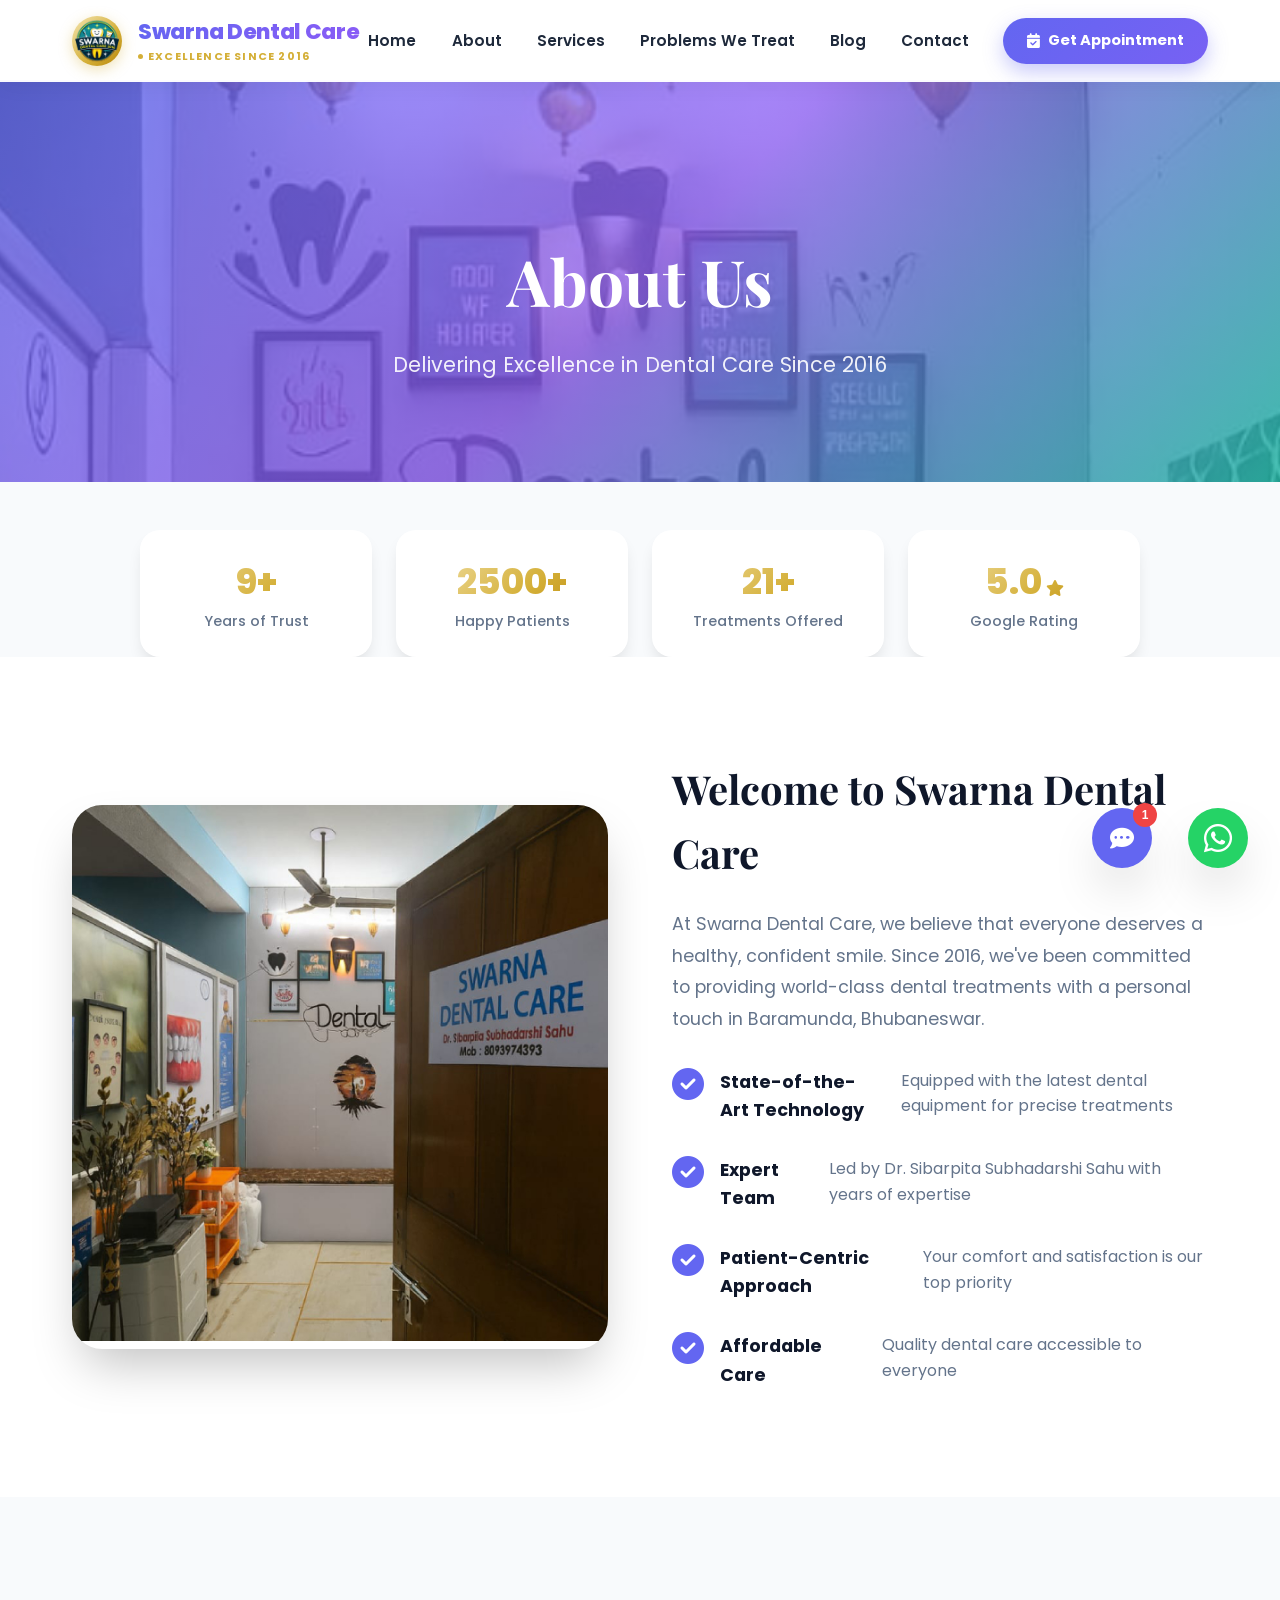
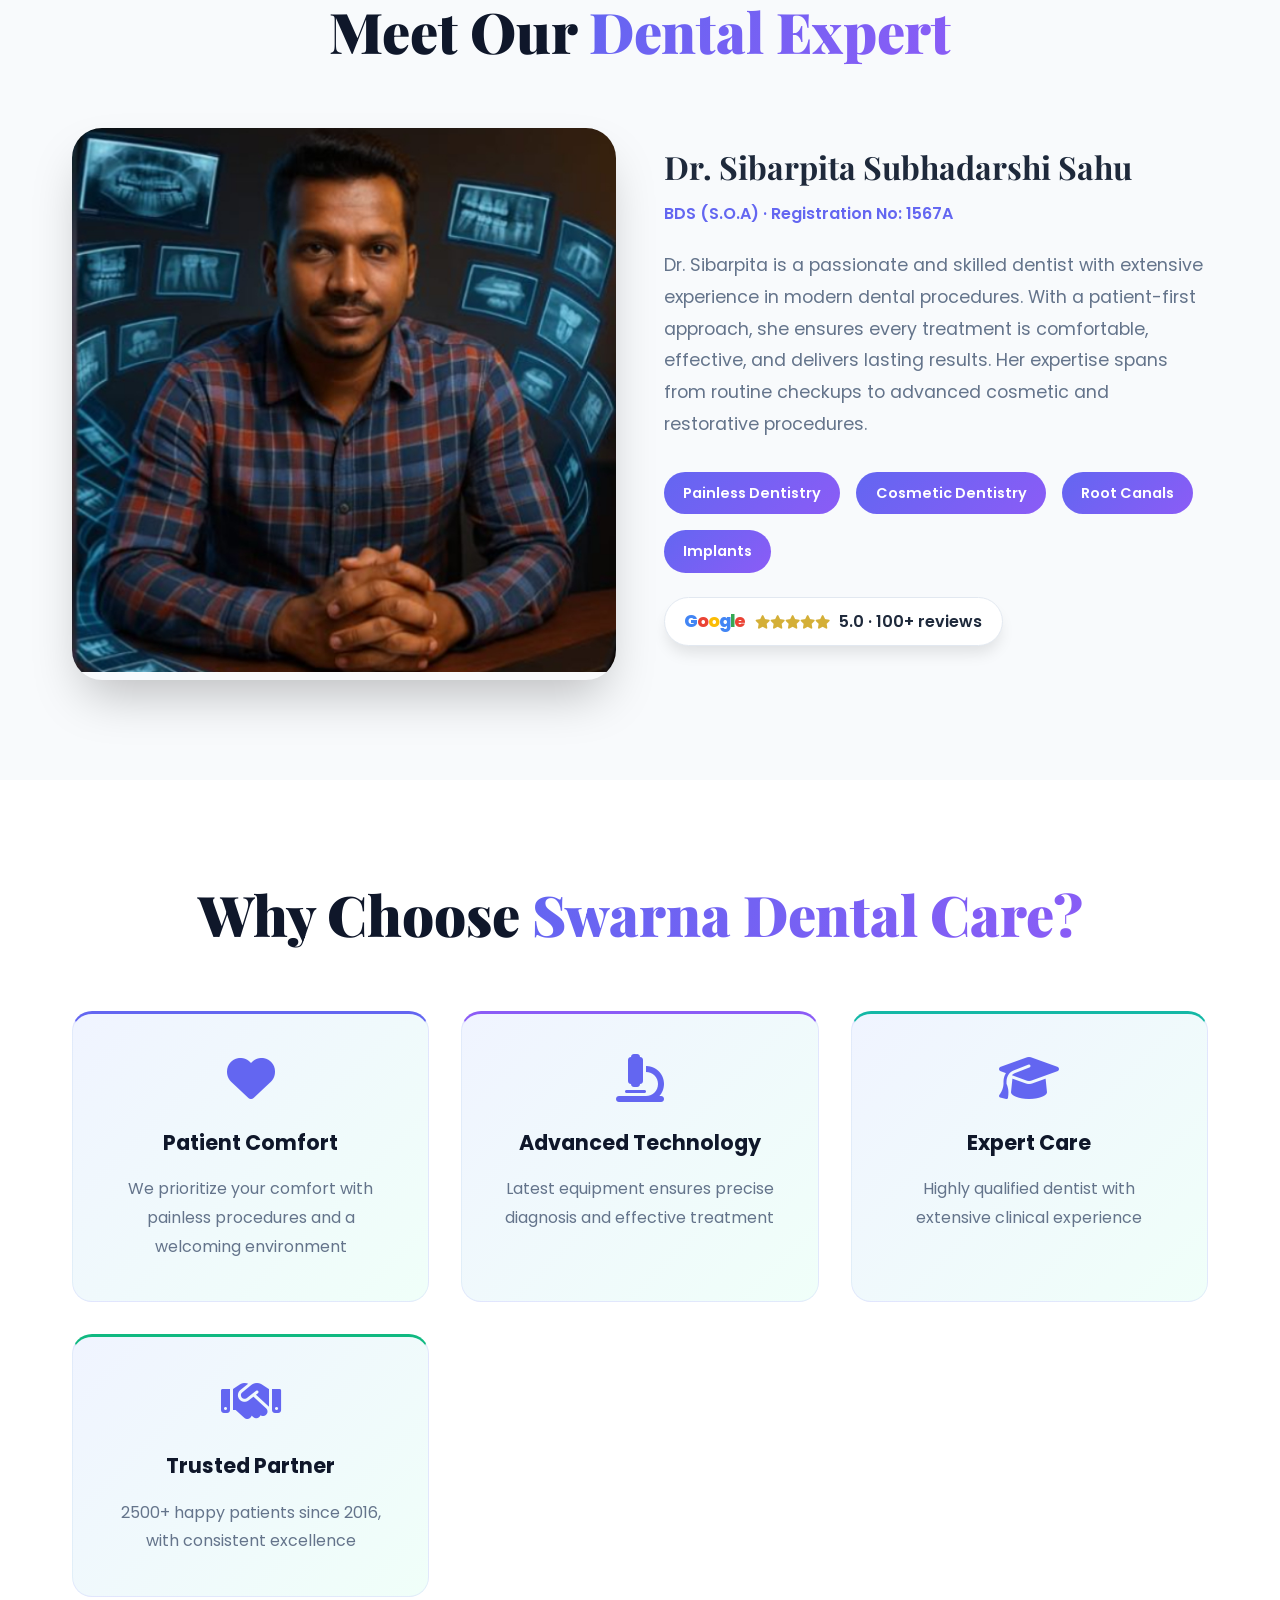
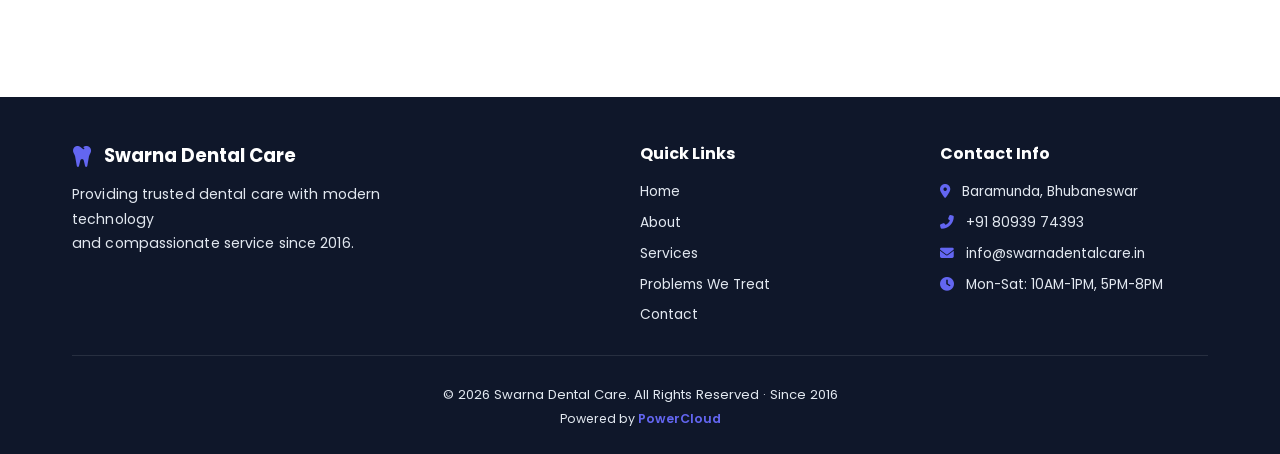
<file: About/index.html>
<!DOCTYPE html>
<html lang="en">
<head>
    <meta charset="UTF-8">
    <meta name="viewport" content="width=device-width, initial-scale=1.0">
    <title>About Us | Dr. Sibarpita Subhadarshi Sahu | Swarna Dental Care, Bhubaneswar</title>
    
    <meta name="description" content="Learn about Swarna Dental Care, Dr. Sibarpita Subhadarshi Sahu, and our commitment to providing excellent, patient-first dental care in Baramunda, Bhubaneswar since 2016.">
    <meta name="keywords" content="About Swarna Dental Care, Dr Sibarpita Subhadarshi Sahu, Dentist Baramunda, Best Dental Clinic Bhubaneswar">
    <meta name="robots" content="index, follow">
    <link rel="canonical" href="https://swarnadentalcare.in/About">

    <meta property="og:title" content="About Swarna Dental Care, Bhubaneswar">
    <meta property="og:description" content="Meet Dr. Sibarpita Subhadarshi Sahu and discover our patient-first approach to dental care since 2016.">
    <meta property="og:image" content="https://swarnadentalcare.in/images/doctor.jpg">
    <meta property="og:url" content="https://swarnadentalcare.in/About">
    <meta property="og:type" content="website">
    
    <link rel="preconnect" href="https://fonts.googleapis.com">
    <link rel="preconnect" href="https://fonts.gstatic.com" crossorigin>
    <link href="https://fonts.googleapis.com/css2?family=Poppins:wght@300;400;500;600;700;800;900&family=Playfair+Display:wght@700;900&display=swap" rel="stylesheet">
    
    <link rel="stylesheet" href="https://cdnjs.cloudflare.com/ajax/libs/font-awesome/6.4.0/css/all.min.css">
    <link href="https://unpkg.com/aos@2.3.1/dist/aos.css" rel="stylesheet">
    
    <link rel="icon" type="image/png" href="../images/logo.png">
    <link rel="stylesheet" href="../css/styles.css">
</head>
<body>
    <!-- Navigation -->
    <nav class="navbar" id="navbar">
        <div class="container">
            <a href="../" class="logo">
                <img src="../images/logo.png" alt="Swarna Dental Care" class="logo-img">
                <div class="logo-text">
                    <span class="logo-main">Swarna Dental Care</span><br>
                    <span class="logo-sub">Excellence Since 2016</span>
                </div>
            </a>
            
            <ul class="nav-menu" id="navMenu">
                <li><a href="../" class="nav-link">Home</a></li>
                <li><a href="./" class="nav-link active">About</a></li>
                <li><a href="../Services/" class="nav-link">Services</a></li>
                <li><a href="../Problems/" class="nav-link">Problems We Treat</a></li>
                <li><a href="../Blog/" class="nav-link">Blog</a></li>
                <li><a href="../Contact/" class="nav-link">Contact</a></li>
                <li>
                    <a href="../Appointment/" class="btn-call-nav">
                        <i class="fas fa-calendar-check"></i>
                        <span>Get Appointment</span>
                    </a>
                </li>
            </ul>
            
            <div class="hamburger" id="hamburger">
                <span></span>
                <span></span>
                <span></span>
            </div>
        </div>
        <div class="progress-bar" id="progressBar"></div>
    </nav>

    <!-- About Hero -->
    <section class="page-hero">
        <div class="page-hero-content">
            <h1 data-aos="fade-up">About Us</h1>
            <p data-aos="fade-up" data-aos-delay="100">Delivering Excellence in Dental Care Since 2016</p>
        </div>
    </section>

    <!-- Trust strip -->
    <section style="padding: 3rem 0 0;">
        <div class="container">
            <div class="trust-strip" data-aos="fade-up">
                <div class="trust-item">
                    <div class="trust-number"><span data-counter="9">0</span>+</div>
                    <div class="trust-label">Years of Trust</div>
                </div>
                <div class="trust-item">
                    <div class="trust-number"><span data-counter="2500" data-suffix="+">0</span></div>
                    <div class="trust-label">Happy Patients</div>
                </div>
                <div class="trust-item">
                    <div class="trust-number"><span data-counter="21" data-suffix="+">0</span></div>
                    <div class="trust-label">Treatments Offered</div>
                </div>
                <div class="trust-item">
                    <div class="trust-number">5.0<i class="fas fa-star" style="color:var(--gold); font-size:1rem; margin-left:4px;"></i></div>
                    <div class="trust-label">Google Rating</div>
                </div>
            </div>
        </div>
    </section>

    <!-- About Content -->
    <section class="about-section">
        <div class="container">
            <div class="about-grid">
                <div class="about-image" data-aos="fade-right">
                    <div class="image-placeholder">
                        <img src="../images/clinic5.jpg" alt="Clinic Interior" class="about-img">
                    </div>
                </div>
                
                <div class="about-text" data-aos="fade-left">
                    <h2>Welcome to Swarna Dental Care</h2>
                    <p>
                        At Swarna Dental Care, we believe that everyone deserves a healthy, confident smile. Since 2016, we've been committed to providing world-class dental treatments with a personal touch in Baramunda, Bhubaneswar.
                    </p>
                    
                    <div class="about-features">
                        <div class="feature">
                            <i class="fas fa-check-circle"></i>
                            <h4>State-of-the-Art Technology</h4>
                            <p>Equipped with the latest dental equipment for precise treatments</p>
                        </div>
                        <div class="feature">
                            <i class="fas fa-check-circle"></i>
                            <h4>Expert Team</h4>
                            <p>Led by Dr. Sibarpita Subhadarshi Sahu with years of expertise</p>
                        </div>
                        <div class="feature">
                            <i class="fas fa-check-circle"></i>
                            <h4>Patient-Centric Approach</h4>
                            <p>Your comfort and satisfaction is our top priority</p>
                        </div>
                        <div class="feature">
                            <i class="fas fa-check-circle"></i>
                            <h4>Affordable Care</h4>
                            <p>Quality dental care accessible to everyone</p>
                        </div>
                    </div>
                </div>
            </div>
        </div>
    </section>

    <!-- Doctor Profile -->
    <section class="doctor-section">
        <div class="container">
            <div class="section-header" data-aos="fade-up">
                <h2 class="section-title">Meet Our <span class="gradient-text">Dental Expert</span></h2>
            </div>
            
            <div class="doctor-profile" data-aos="zoom-in">
                <div class="doctor-image">
                    <img src="../images/doctor.jpg" alt="Dr. Sibarpita Subhadarshi Sahu">
                </div>
                <div class="doctor-info">
                    <h3>Dr. Sibarpita Subhadarshi Sahu</h3>
                    <p class="credentials">BDS (S.O.A) · Registration No: 1567A</p>
                    <p class="bio">
                        Dr. Sibarpita is a passionate and skilled dentist with extensive experience in modern dental procedures. With a patient-first approach, she ensures every treatment is comfortable, effective, and delivers lasting results. Her expertise spans from routine checkups to advanced cosmetic and restorative procedures.
                    </p>
                    <div class="doctor-specialties">
                        <span>Painless Dentistry</span>
                        <span>Cosmetic Dentistry</span>
                        <span>Root Canals</span>
                        <span>Implants</span>
                    </div>
                    <div class="google-review-badge shine-badge" style="margin-top:1.5rem;">
                        <span class="g-logo"><span>G</span><span>o</span><span>o</span><span>g</span><span>l</span><span>e</span></span>
                        <span class="stars-mini"><i class="fas fa-star"></i><i class="fas fa-star"></i><i class="fas fa-star"></i><i class="fas fa-star"></i><i class="fas fa-star"></i></span>
                        <span>5.0 · 100+ reviews</span>
                    </div>
                </div>
            </div>
        </div>
    </section>

    <!-- Why Choose Us -->
    <section class="why-choose">
        <div class="container">
            <div class="section-header" data-aos="fade-up">
                <h2 class="section-title">Why Choose <span class="gradient-text">Swarna Dental Care?</span></h2>
            </div>
            
            <div class="why-grid">
                <div class="why-card" data-aos="fade-up" data-aos-delay="100">
                    <i class="fas fa-heart"></i>
                    <h3>Patient Comfort</h3>
                    <p>We prioritize your comfort with painless procedures and a welcoming environment</p>
                </div>
                <div class="why-card" data-aos="fade-up" data-aos-delay="200">
                    <i class="fas fa-microscope"></i>
                    <h3>Advanced Technology</h3>
                    <p>Latest equipment ensures precise diagnosis and effective treatment</p>
                </div>
                <div class="why-card" data-aos="fade-up" data-aos-delay="300">
                    <i class="fas fa-graduation-cap"></i>
                    <h3>Expert Care</h3>
                    <p>Highly qualified dentist with extensive clinical experience</p>
                </div>
                <div class="why-card" data-aos="fade-up" data-aos-delay="400">
                    <i class="fas fa-handshake"></i>
                    <h3>Trusted Partner</h3>
                    <p>2500+ happy patients since 2016, with consistent excellence</p>
                </div>
            </div>
        </div>
    </section>

    <!-- Footer -->
    <footer class="footer">
        <div class="container">
            <div class="footer-content">
                <div class="footer-brand">
                    <div class="footer-logo">
                        <i class="fas fa-tooth"></i>
                        <span>Swarna Dental Care</span>
                    </div>
                    <p>Providing trusted dental care with modern technology<br class="footer-brand-break">and compassionate service since 2016.</p>
                </div>
                
                <div class="footer-links">
                    <h4>Quick Links</h4>
                    <ul>
                        <li><a href="../">Home</a></li>
                        <li><a href="./">About</a></li>
                        <li><a href="../Services/">Services</a></li>
                        <li><a href="../Problems/">Problems We Treat</a></li>
                        <li><a href="../Contact/">Contact</a></li>
                    </ul>
                </div>
                
                <div class="footer-contact">
                    <h4>Contact Info</h4>
                    <ul>
                        <li><i class="fas fa-map-marker-alt"></i> Baramunda, Bhubaneswar</li>
                        <li><i class="fas fa-phone-alt"></i> <a href="tel:+918093974393">+91 80939 74393</a></li>
                        <li><i class="fas fa-envelope"></i> <a href="mailto:info@swarnadentalcare.in">info@swarnadentalcare.in</a></li>
                        <li><i class="fas fa-clock"></i> Mon-Sat: 10AM-1PM, 5PM-8PM</li>
                    </ul>
                </div>
            </div>
            
            <div class="footer-bottom">
                <p>&copy; <span id="current-year"></span> Swarna Dental Care. All Rights Reserved · Since 2016</p>
                <p class="powered-by">Powered by <a href="https://powercloud.in/" target="_blank">PowerCloud</a></p>
            </div>
        </div>
    </footer>

    <!-- WhatsApp Float -->
    <a href="https://wa.me/918093974393" class="whatsapp-float" target="_blank" aria-label="WhatsApp">
        <i class="fab fa-whatsapp"></i>
        <span class="whatsapp-text">Chat with us</span>
    </a>

    <!-- Scroll to Top -->
    <button class="scroll-top" id="scrollTop">
        <i class="fas fa-arrow-up"></i>
    </button>

    <!-- Swaboot Chatbot -->
    <button class="swaboot-launcher" id="swabootLauncher" aria-label="Open Swaboot Chat">
        <i class="fas fa-comment-dots swaboot-icon-open"></i>
        <i class="fas fa-times swaboot-icon-close"></i>
        <span class="swaboot-badge" id="swabootBadge">1</span>
    </button>

    <div class="swaboot-window" id="swabootWindow" role="dialog" aria-label="Swaboot Dental Assistant">
        <div class="swaboot-header">
            <div class="swaboot-avatar-wrap">
                <span class="swaboot-avatar-emoji">🦷</span>
                <span class="swaboot-online-dot"></span>
            </div>
            <div class="swaboot-header-info">
                <h3>Swaboot</h3>
                <span>Swarna Dental Assistant</span>
            </div>
            <button class="swaboot-close-btn" id="swabootClose" aria-label="Close">
                <i class="fas fa-times"></i>
            </button>
        </div>
        <div class="swaboot-messages" id="swabootMessages"></div>
        <div class="swaboot-input-wrap">
            <input type="text" id="swabootInput" class="swaboot-input" placeholder="Ask about appointments, treatments…" autocomplete="off"/>
            <button class="swaboot-send" id="swabootSend" aria-label="Send">
                <i class="fas fa-paper-plane"></i>
            </button>
        </div>
    </div>

    <script src="https://unpkg.com/aos@2.3.1/dist/aos.js"></script>
    <script src="../js/shared.js"></script>
    <script src="../js/swaboot.js"></script>
</body>
</html>
</file>
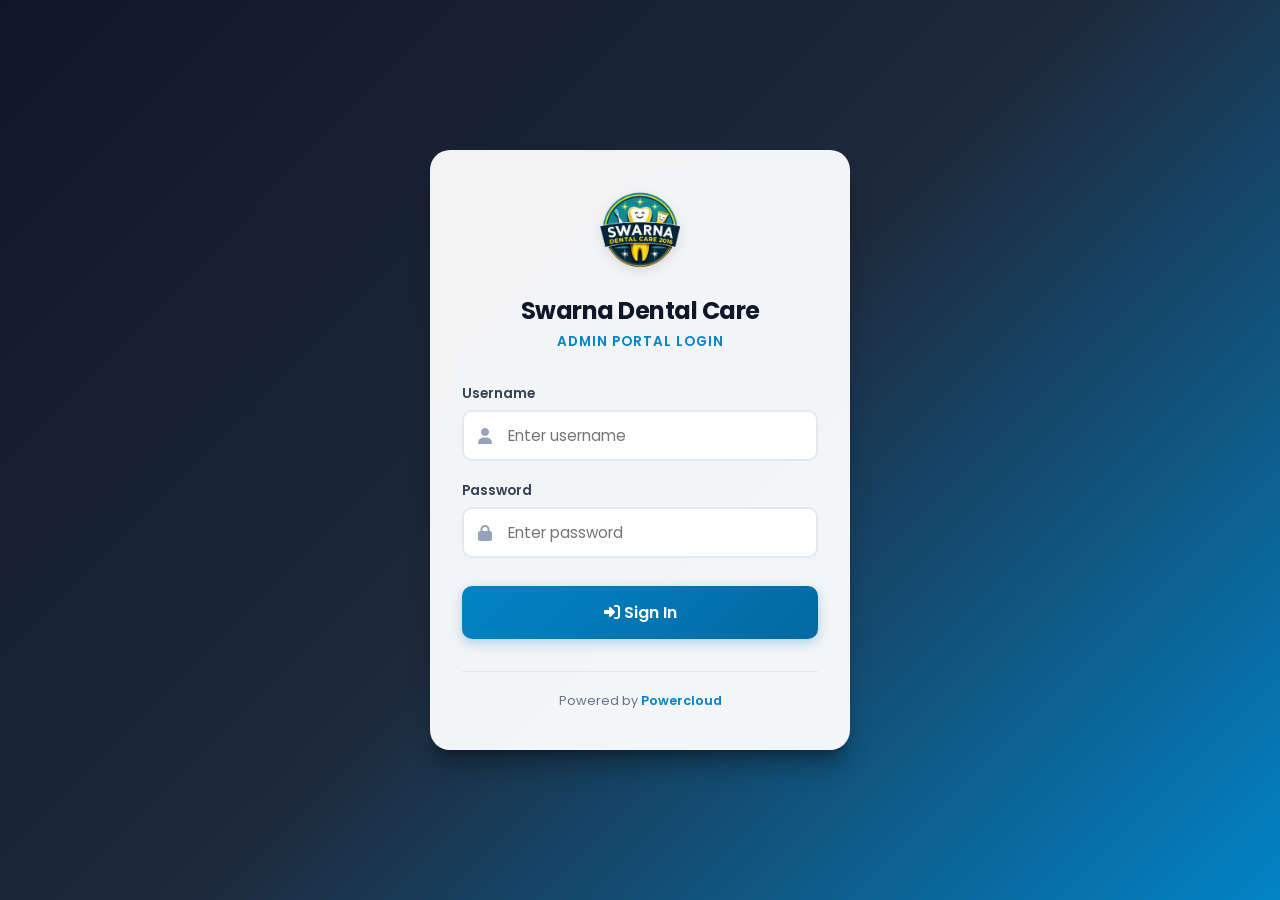
<file: admin/index.html>
<!DOCTYPE html>
<html lang="en">
<head>
    <meta charset="UTF-8">
    <meta name="viewport" content="width=device-width, initial-scale=1.0">
    <title>Admin Login - Swarna Dental Care</title>
    <link rel="icon" type="image/png" href="../images/logo.png">
    <link href="https://fonts.googleapis.com/css2?family=Poppins:wght@300;400;500;600;700&display=swap" rel="stylesheet">
    <link rel="stylesheet" href="https://cdnjs.cloudflare.com/ajax/libs/font-awesome/6.4.0/css/all.min.css">
    
    <style>
        * { box-sizing: border-box; margin: 0; padding: 0; font-family: 'Poppins', sans-serif; }
        
        body {
            background: linear-gradient(135deg, #0f172a 0%, #1e293b 50%, #0284c7 100%);
            min-height: 100vh;
            display: flex;
            align-items: center;
            justify-content: center;
            padding: 1.5rem;
        }

        .login-card {
            background: rgba(255, 255, 255, 0.95);
            backdrop-filter: blur(10px);
            border-radius: 20px;
            padding: 2.5rem 2rem;
            width: 100%;
            max-width: 420px;
            box-shadow: 0 20px 25px -5px rgba(0, 0, 0, 0.3), 0 10px 10px -5px rgba(0, 0, 0, 0.2);
            text-align: center;
        }

        .brand-header {
            margin-bottom: 2rem;
        }

        .brand-logo {
            width: 80px;
            height: 80px;
            object-fit: contain;
            margin-bottom: 1rem;
            filter: drop-shadow(0 4px 6px rgba(0, 0, 0, 0.1));
        }

        .brand-title {
            font-size: 1.5rem;
            font-weight: 700;
            color: #0f172a;
            letter-spacing: -0.5px;
        }

        .brand-subtitle {
            font-size: 0.85rem;
            color: #0284c7;
            font-weight: 600;
            text-transform: uppercase;
            letter-spacing: 1px;
            margin-top: 0.2rem;
        }

        .form-group {
            margin-bottom: 1.25rem;
            text-align: left;
            position: relative;
        }

        .form-group label {
            display: block;
            font-size: 0.85rem;
            font-weight: 600;
            color: #334155;
            margin-bottom: 0.4rem;
        }

        .input-wrapper {
            position: relative;
        }

        .input-wrapper i {
            position: absolute;
            left: 1rem;
            top: 50%;
            transform: translateY(-50%);
            color: #94a3b8;
        }

        .form-control {
            width: 100%;
            padding: 0.75rem 1rem 0.75rem 2.75rem;
            border: 2px solid #e2e8f0;
            border-radius: 10px;
            font-size: 0.95rem;
            transition: all 0.3s ease;
            outline: none;
        }

        .form-control:focus {
            border-color: #0284c7;
            box-shadow: 0 0 0 4px rgba(2, 132, 199, 0.15);
        }

        .btn-login {
            width: 100%;
            padding: 0.85rem;
            background: linear-gradient(135deg, #0284c7 0%, #0369a1 100%);
            color: #ffffff;
            border: none;
            border-radius: 10px;
            font-size: 1rem;
            font-weight: 600;
            cursor: pointer;
            transition: all 0.3s ease;
            box-shadow: 0 4px 12px rgba(2, 132, 199, 0.3);
            margin-top: 0.5rem;
        }

        .btn-login:hover {
            transform: translateY(-2px);
            box-shadow: 0 6px 16px rgba(2, 132, 199, 0.4);
        }

        .error-msg {
            color: #ef4444;
            font-size: 0.85rem;
            margin-top: 1rem;
            display: none;
        }

        .login-footer {
            margin-top: 2rem;
            padding-top: 1.25rem;
            border-top: 1px solid #e2e8f0;
            font-size: 0.8rem;
            color: #64748b;
        }

        .login-footer a {
            color: #0284c7;
            text-decoration: none;
            font-weight: 600;
        }

        .login-footer a:hover {
            text-decoration: underline;
        }
    </style>
</head>
<body>

    <div class="login-card">
        <div class="brand-header">
            <img src="../images/logo.png" alt="Swarna Dental Care" class="brand-logo" onerror="this.src='../images/logo.png'">
            <h1 class="brand-title">Swarna Dental Care</h1>
            <p class="brand-subtitle">Admin Portal Login</p>
        </div>

        <form id="loginForm" onsubmit="handleLogin(event)">
            <div class="form-group">
                <label>Username</label>
                <div class="input-wrapper">
                    <i class="fas fa-user"></i>
                    <input type="text" id="username" class="form-control" placeholder="Enter username" required>
                </div>
            </div>

            <div class="form-group">
                <label>Password</label>
                <div class="input-wrapper">
                    <i class="fas fa-lock"></i>
                    <input type="password" id="password" class="form-control" placeholder="Enter password" required>
                </div>
            </div>

            <button type="submit" class="btn-login" id="loginBtn">
                <i class="fas fa-sign-in-alt"></i> Sign In
            </button>

            <div id="errorMsg" class="error-msg"></div>
        </form>

        <div class="login-footer">
            <p>Powered by <a href="https://powercloud.in/" target="_blank">Powercloud</a></p>
        </div>
    </div>

    <script src="../js/admin.js"></script>
    <script>
        async function handleLogin(e) {
            e.preventDefault();
            const btn = document.getElementById("loginBtn");
            const err = document.getElementById("errorMsg");
            
            btn.disabled = true;
            btn.innerHTML = '<i class="fas fa-spinner fa-spin"></i> Authenticating...';
            err.style.display = 'none';

            const u = document.getElementById("username").value;
            const p = document.getElementById("password").value;

            try {
                const res = await fetch(APPS_SCRIPT_URL, {
                    method: "POST",
                    body: JSON.stringify({ action: "login", payload: { username: u, password: p } })
                });
                const data = await res.json();

                if (data.success) {
                    localStorage.setItem("sdc_token", data.token);
                    window.location.href = "dashboard.html";
                } else {
                    err.innerText = data.message || "Invalid username or password";
                    err.style.display = 'block';
                }
            } catch (error) {
                err.innerText = "Network connection failed";
                err.style.display = 'block';
            } finally {
                btn.disabled = false;
                btn.innerHTML = '<i class="fas fa-sign-in-alt"></i> Sign In';
            }
        }
    </script>
</body>
</html>
</file>
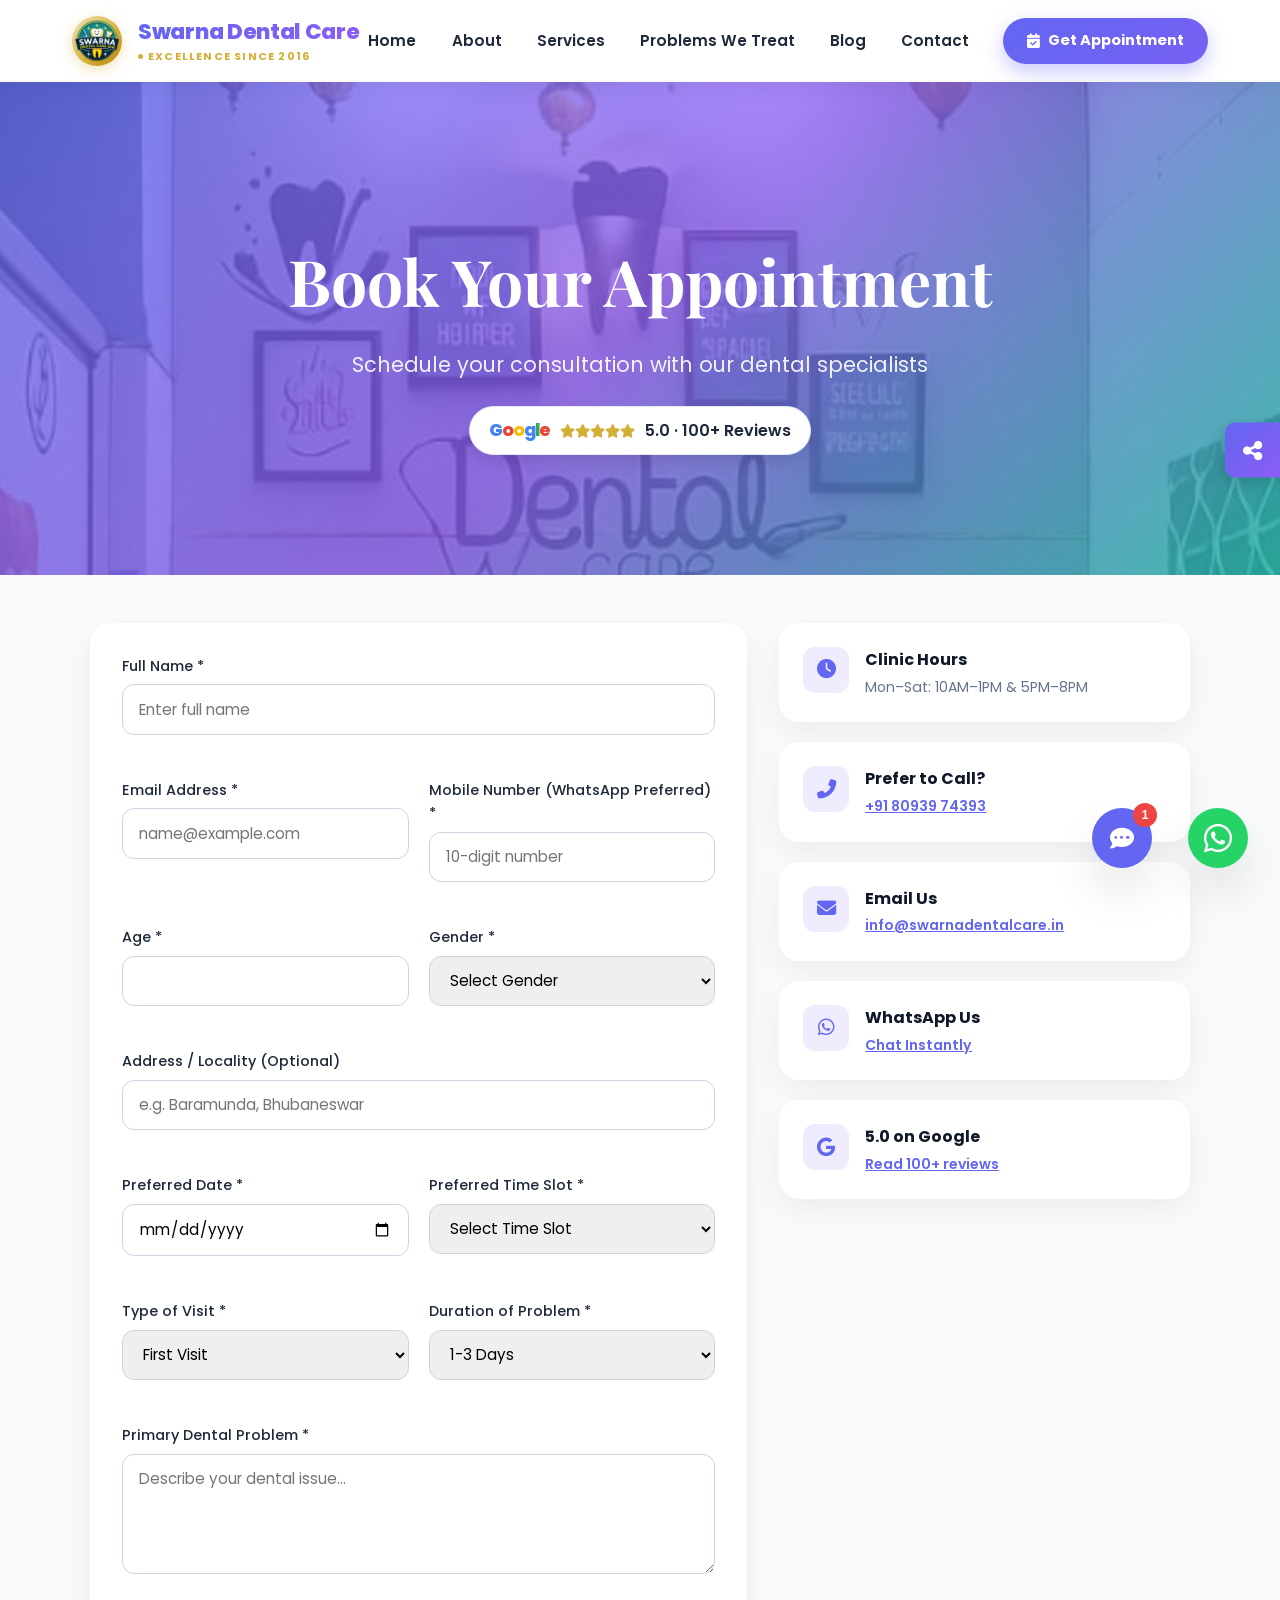
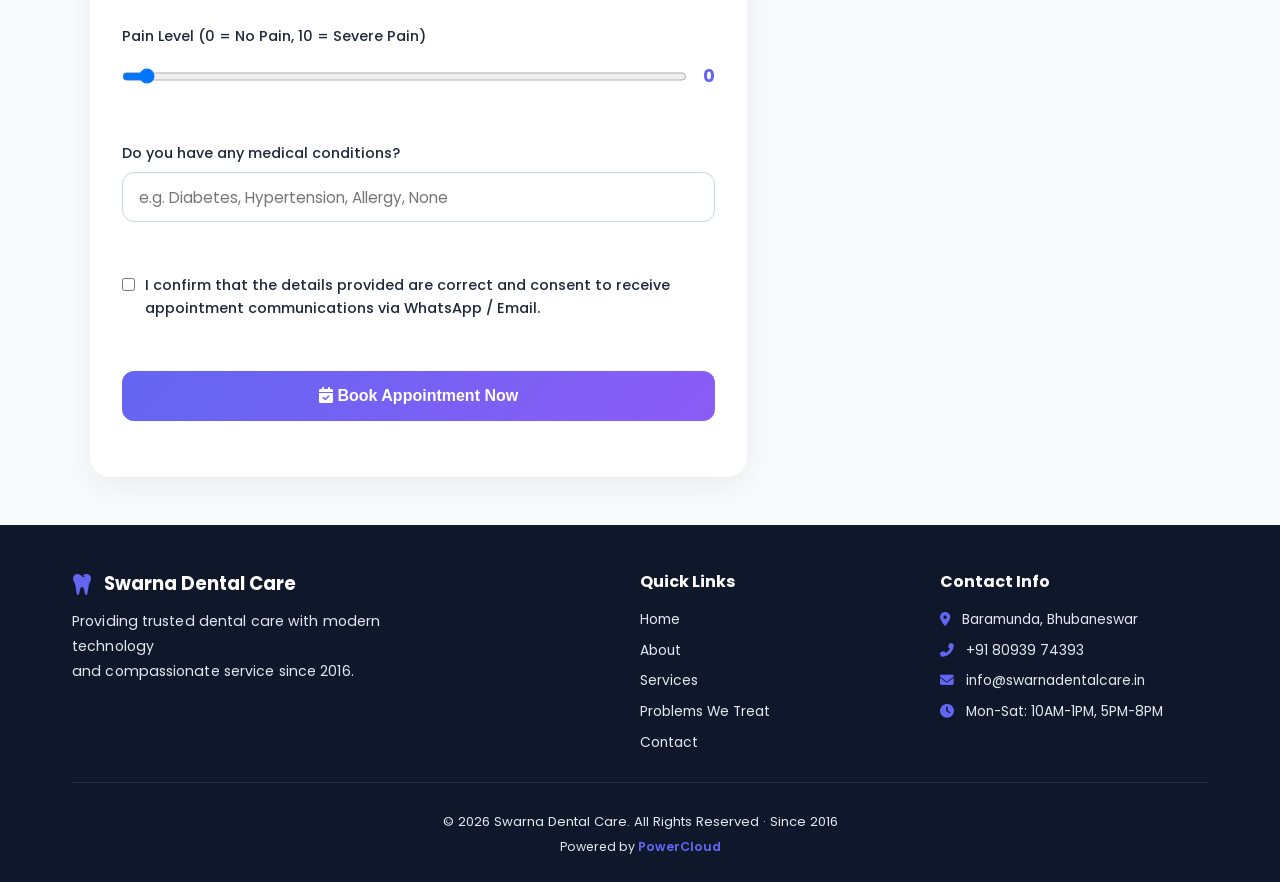
<file: Appointment/index.html>
<!DOCTYPE html>
<html lang="en">
<head>
    <meta charset="UTF-8">
    <meta name="viewport" content="width=device-width, initial-scale=1.0">
    <title>Book an Appointment Online | Swarna Dental Care, Bhubaneswar</title>
    <meta name="description" content="Book your dental appointment online at Swarna Dental Care, Baramunda, Bhubaneswar. Quick, easy scheduling — get a confirmation by WhatsApp or email.">
    <meta name="keywords" content="Book Dental Appointment Bhubaneswar, Swarna Dental Care Appointment, Online Dentist Booking Baramunda">
    <meta name="robots" content="index, follow">
    <link rel="canonical" href="https://swarnadentalcare.in/Appointment">
    <meta property="og:title" content="Book an Appointment – Swarna Dental Care">
    <meta property="og:description" content="Quick, easy online appointment booking at Swarna Dental Care, Baramunda, Bhubaneswar.">
    <meta property="og:url" content="https://swarnadentalcare.in/Appointment">
    <meta property="og:type" content="website">
    
    <link rel="preconnect" href="https://fonts.googleapis.com">
    <link rel="preconnect" href="https://fonts.gstatic.com" crossorigin>
    <link href="https://fonts.googleapis.com/css2?family=Poppins:wght@300;400;500;600;700&family=Playfair+Display:wght@700&display=swap" rel="stylesheet">
    <link rel="stylesheet" href="https://cdnjs.cloudflare.com/ajax/libs/font-awesome/6.4.0/css/all.min.css">
    <link href="https://unpkg.com/aos@2.3.1/dist/aos.css" rel="stylesheet">
    <link rel="icon" type="image/png" href="../images/logo.png">
    <link rel="stylesheet" href="../css/styles.css">
    <link rel="stylesheet" href="../css/cursor.css">
    <link rel="stylesheet" href="../css/social-bar.css">

    <style>
        .appt-section { padding: 3rem 1rem; background: var(--light, #f8fafc); }
        .appt-layout { display: grid; grid-template-columns: 1.6fr 1fr; gap: 2rem; max-width: 1100px; margin: 0 auto; align-items: start; }
        .appt-card {
            background: #ffffff;
            padding: 2rem;
            border-radius: var(--radius-lg, 16px);
            box-shadow: 0 10px 30px rgba(0,0,0,0.06);
            width: 100%;
            box-sizing: border-box;
        }
        .appt-sidebar { display: flex; flex-direction: column; gap: 1.25rem; }
        .appt-sidebar .info-mini-card {
            background: #ffffff;
            border-radius: var(--radius-lg, 16px);
            padding: 1.5rem;
            box-shadow: 0 10px 30px rgba(0,0,0,0.06);
            display: flex;
            gap: 1rem;
            align-items: flex-start;
            transition: var(--transition);
        }
        .appt-sidebar .info-mini-card:hover { transform: translateY(-6px); box-shadow: var(--shadow-lg); }
        .appt-sidebar .info-mini-icon {
            width: 46px; height: 46px; min-width: 46px; border-radius: 12px;
            display: flex; align-items: center; justify-content: center;
            background: linear-gradient(135deg, rgba(99,102,241,0.12), rgba(139,92,246,0.12));
            color: var(--primary); font-size: 1.2rem;
        }
        .appt-sidebar h4 { font-size: 1rem; font-weight: 700; color: var(--dark); margin-bottom: 0.2rem; }
        .appt-sidebar p { font-size: 0.88rem; color: var(--text-light); margin: 0; }
        .appt-sidebar a { color: var(--primary); font-weight: 600; }
        .form-grid { display: grid; grid-template-columns: 1fr 1fr; gap: 1.25rem; }
        .full-width { grid-column: span 2; }
        .form-group label {
            display: block;
            margin-bottom: 0.4rem;
            font-weight: 500;
            font-size: 0.9rem;
            color: var(--text, #334155);
        }
        .form-group input, .form-group select, .form-group textarea {
            width: 100%;
            padding: 0.8rem 1rem;
            border: 1.5px solid #cbd5e1;
            border-radius: var(--radius, 8px);
            font-family: inherit;
            font-size: 0.95rem;
            outline: none;
            box-sizing: border-box;
            transition: all 0.2s ease;
        }
        .form-group input:focus, .form-group select:focus, .form-group textarea:focus {
            border-color: var(--primary, #0284c7);
            box-shadow: 0 0 0 3px rgba(2, 132, 199, 0.15);
        }
        .checkbox-container { display: flex; gap: 0.6rem; align-items: flex-start; margin-top: 0.5rem; }
        .checkbox-container input { width: auto; margin-top: 0.25rem; cursor: pointer; }
        .range-container { display: flex; align-items: center; gap: 1rem; }
        .range-container input[type="range"] { flex: 1; min-width: 0; }
        .range-container span { font-weight: 700; color: var(--primary, #0284c7); font-size: 1.1rem; }
        .btn-submit {
            width: 100%;
            background: var(--gradient-primary, var(--primary, #0284c7));
            color: #ffffff;
            border: none;
            padding: 1rem;
            border-radius: var(--radius, 8px);
            font-size: 1rem;
            font-weight: 600;
            cursor: pointer;
            transition: var(--transition);
        }
        .btn-submit:hover { transform: translateY(-2px); box-shadow: var(--shadow-md); }
        .btn-submit:disabled { opacity: 0.7; cursor: not-allowed; transform: none; }

        @media (max-width: 900px) {
            .appt-layout { grid-template-columns: 1fr; }
            .appt-sidebar { flex-direction: row; flex-wrap: wrap; }
            .appt-sidebar .info-mini-card { flex: 1 1 220px; }
        }
        @media (max-width: 640px) {
            .form-grid { grid-template-columns: 1fr; gap: 1rem; }
            .full-width { grid-column: span 1; }
            .appt-card { padding: 1.25rem; }
            .appt-section { padding: 2rem 0.85rem; }
            .appt-sidebar { flex-direction: column; }
        }
    </style>
</head>
<body>
    <!-- Navigation -->
    <nav class="navbar" id="navbar">
        <div class="container">
            <a href="../" class="logo">
                <img src="../images/logo.png" alt="Swarna Dental Care" class="logo-img">
                <div class="logo-text">
                    <span class="logo-main">Swarna Dental Care</span><br>
                    <span class="logo-sub">Excellence Since 2016</span>
                </div>
            </a>
            
            <ul class="nav-menu" id="navMenu">
                <li><a href="../" class="nav-link">Home</a></li>
                <li><a href="../About/" class="nav-link">About</a></li>
                <li><a href="../Services/" class="nav-link">Services</a></li>
                <li><a href="../Problems/" class="nav-link">Problems We Treat</a></li>
                <li><a href="../Blog/" class="nav-link">Blog</a></li>
                <li><a href="../Contact/" class="nav-link">Contact</a></li>
                <li>
                    <a href="#appointmentForm" class="btn-call-nav">
                        <i class="fas fa-calendar-check"></i>
                        <span>Get Appointment</span>
                    </a>
                </li>
            </ul>
            
            <div class="hamburger" id="hamburger">
                <span></span>
                <span></span>
                <span></span>
            </div>
        </div>
        <div class="progress-bar" id="progressBar"></div>
    </nav>
    <section class="page-hero">
        <div class="page-hero-content">
            <h1 data-aos="fade-up">Book Your Appointment</h1>
            <p data-aos="fade-up" data-aos-delay="100">Schedule your consultation with our dental specialists</p>
            <div class="google-review-badge shine-badge" style="margin-top:1.5rem;" data-aos="fade-up" data-aos-delay="200">
                <span class="g-logo"><span>G</span><span>o</span><span>o</span><span>g</span><span>l</span><span>e</span></span>
                <span class="stars-mini"><i class="fas fa-star"></i><i class="fas fa-star"></i><i class="fas fa-star"></i><i class="fas fa-star"></i><i class="fas fa-star"></i></span>
                <span>5.0 · 100+ Reviews</span>
            </div>
        </div>
    </section>

    <section class="appt-section">
        <div class="appt-layout">
            <div class="appt-card" data-aos="fade-up">
                <form id="appointmentForm" onsubmit="submitAppointment(event)">
                    <div class="form-grid">
                        <div class="form-group full-width">
                            <label>Full Name *</label>
                            <input type="text" id="fullName" required placeholder="Enter full name">
                        </div>
                        <div class="form-group">
                            <label>Email Address *</label>
                            <input type="email" id="email" required placeholder="name@example.com">
                        </div>
                        <div class="form-group">
                            <label>Mobile Number (WhatsApp Preferred) *</label>
                            <input type="tel" id="mobile" required placeholder="10-digit number">
                        </div>
                        <div class="form-group">
                            <label>Age *</label>
                            <input type="number" id="age" required min="1" max="110">
                        </div>
                        <div class="form-group">
                            <label>Gender *</label>
                            <select id="gender" required>
                                <option value="">Select Gender</option>
                                <option>Male</option>
                                <option>Female</option>
                                <option>Other</option>
                            </select>
                        </div>
                        <div class="form-group full-width">
                            <label>Address / Locality (Optional)</label>
                            <input type="text" id="address" placeholder="e.g. Baramunda, Bhubaneswar">
                        </div>
                        <div class="form-group">
                            <label>Preferred Date *</label>
                            <input type="date" id="preferredDate" required>
                        </div>
                        <div class="form-group">
                            <label>Preferred Time Slot *</label>
                            <select id="preferredTimeSlot" required>
                                <option value="">Select Time Slot</option>
                                <option>Morning (10:00 AM - 01:00 PM)</option>
                                <option>Evening (05:00 PM - 08:00 PM)</option>
                            </select>
                        </div>
                        <div class="form-group">
                            <label>Type of Visit *</label>
                            <select id="typeOfVisit" required>
                                <option>First Visit</option>
                                <option>Follow-Up</option>
                                <option>Routine Consultation</option>
                            </select>
                        </div>
                        <div class="form-group">
                            <label>Duration of Problem *</label>
                            <select id="duration" required>
                                <option>1-3 Days</option>
                                <option>1 Week</option>
                                <option>1 Month +</option>
                            </select>
                        </div>
                        <div class="form-group full-width">
                            <label>Primary Dental Problem *</label>
                            <textarea id="primaryProblem" rows="3" required placeholder="Describe your dental issue..."></textarea>
                        </div>
                        <div class="form-group full-width">
                            <label>Pain Level (0 = No Pain, 10 = Severe Pain)</label>
                            <div class="range-container">
                                <input type="range" id="painLevel" min="0" max="10" value="0" oninput="document.getElementById('painVal').innerText = this.value">
                                <span id="painVal">0</span>
                            </div>
                        </div>
                        <div class="form-group full-width">
                            <label>Do you have any medical conditions?</label>
                            <input type="text" id="medicalConditions" placeholder="e.g. Diabetes, Hypertension, Allergy, None">
                        </div>
                        <div class="form-group full-width checkbox-container">
                            <input type="checkbox" id="consent" required>
                            <label for="consent">I confirm that the details provided are correct and consent to receive appointment communications via WhatsApp / Email.</label>
                        </div>
                        <div class="form-group full-width">
                            <button type="submit" class="btn-submit" id="submitBtn"><i class="fas fa-calendar-check"></i> Book Appointment Now</button>
                        </div>
                    </div>
                </form>
            </div>

            <div class="appt-sidebar" data-aos="fade-up" data-aos-delay="150">
                <div class="info-mini-card">
                    <div class="info-mini-icon"><i class="fas fa-clock"></i></div>
                    <div>
                        <h4>Clinic Hours</h4>
                        <p>Mon–Sat: 10AM–1PM &amp; 5PM–8PM</p>
                    </div>
                </div>
                <div class="info-mini-card">
                    <div class="info-mini-icon"><i class="fas fa-phone-alt"></i></div>
                    <div>
                        <h4>Prefer to Call?</h4>
                        <p><a href="tel:+918093974393">+91 80939 74393</a></p>
                    </div>
                </div>
                <div class="info-mini-card">
                    <div class="info-mini-icon"><i class="fas fa-envelope"></i></div>
                    <div>
                        <h4>Email Us</h4>
                        <p><a href="mailto:info@swarnadentalcare.in">info@swarnadentalcare.in</a></p>
                    </div>
                </div>
                <div class="info-mini-card">
                    <div class="info-mini-icon"><i class="fab fa-whatsapp"></i></div>
                    <div>
                        <h4>WhatsApp Us</h4>
                        <p><a href="https://wa.me/918093974393" target="_blank">Chat Instantly</a></p>
                    </div>
                </div>
                <div class="info-mini-card">
                    <div class="info-mini-icon"><i class="fab fa-google"></i></div>
                    <div>
                        <h4>5.0 on Google</h4>
                        <p><a href="https://share.google/HYoYxW5LztIufdFtY" target="_blank">Read 100+ reviews</a></p>
                    </div>
                </div>
            </div>
        </div>
    </section>

 <!-- Footer -->
    <footer class="footer">
        <div class="container">
            <div class="footer-content">
                <div class="footer-brand">
                    <div class="footer-logo">
                        <i class="fas fa-tooth"></i>
                        <span>Swarna Dental Care</span>
                    </div>
                    <p>Providing trusted dental care with modern technology<br class="footer-brand-break">and compassionate service since 2016.</p>
                </div>
                
                <div class="footer-links">
                    <h4>Quick Links</h4>
                    <ul>
                        <li><a href="../">Home</a></li>
                        <li><a href="../About/">About</a></li>
                        <li><a href="../Services/">Services</a></li>
                        <li><a href="../Problems/">Problems We Treat</a></li>
                        <li><a href="../Contact/">Contact</a></li>
                    </ul>
                </div>
                
                <div class="footer-contact">
                    <h4>Contact Info</h4>
                    <ul>
                        <li><i class="fas fa-map-marker-alt"></i> Baramunda, Bhubaneswar</li>
                        <li><i class="fas fa-phone-alt"></i> <a href="tel:+918093974393">+91 80939 74393</a></li>
                        <li><i class="fas fa-envelope"></i> <a href="mailto:info@swarnadentalcare.in">info@swarnadentalcare.in</a></li>
                        <li><i class="fas fa-clock"></i> Mon-Sat: 10AM-1PM, 5PM-8PM</li>
                    </ul>
                </div>
            </div>
            
            <div class="footer-bottom">
                <p>&copy; <span id="current-year"></span> Swarna Dental Care. All Rights Reserved · Since 2016</p>
                <p class="powered-by">Powered by <a href="https://powercloud.in/" target="_blank">PowerCloud</a></p>
            </div>
        </div>
    </footer>

    <!-- Social Media Bar -->
    <div class="social-media-bar">
        <button class="social-bar-toggle" title="Follow Us">
            <i class="fas fa-share-alt"></i>
        </button>
        <div class="social-bar-links">
            <a href="https://www.facebook.com/share/1LB9zmMrTS/?mibextid=wwXIfr" target="_blank" title="Facebook" data-label="Facebook">
                <i class="fab fa-facebook-f"></i>
            </a>
            <a href="https://www.instagram.com/swarna_dental_care" target="_blank" title="Instagram" data-label="Instagram">
                <i class="fab fa-instagram"></i>
            </a>
            <a href="https://share.google/HYoYxW5LztIufdFtY" target="_blank" title="Google Reviews" data-label="Google Reviews">
                <i class="fab fa-google"></i>
            </a>
            <a href="https://wa.me/918093974393" target="_blank" title="WhatsApp" data-label="WhatsApp">
                <i class="fab fa-whatsapp"></i>
            </a>
        </div>
    </div>

    <!-- WhatsApp Float -->
    <a href="https://wa.me/918093974393" class="whatsapp-float" target="_blank" aria-label="WhatsApp">
        <i class="fab fa-whatsapp"></i>
        <span class="whatsapp-text">Chat with us</span>
    </a>

    <!-- Scroll to Top -->
    <button class="scroll-top" id="scrollTop">
        <i class="fas fa-arrow-up"></i>
    </button>

    <!-- Swaboot Chatbot -->
    <button class="swaboot-launcher" id="swabootLauncher" aria-label="Open Swaboot Chat">
        <i class="fas fa-comment-dots swaboot-icon-open"></i>
        <i class="fas fa-times swaboot-icon-close"></i>
        <span class="swaboot-badge" id="swabootBadge">1</span>
    </button>

    <div class="swaboot-window" id="swabootWindow" role="dialog" aria-label="Swaboot Dental Assistant">
        <div class="swaboot-header">
            <div class="swaboot-avatar-wrap">
                <span class="swaboot-avatar-emoji">🦷</span>
                <span class="swaboot-online-dot"></span>
            </div>
            <div class="swaboot-header-info">
                <h3>Swaboot</h3>
                <span>Swarna Dental Assistant</span>
            </div>
            <button class="swaboot-close-btn" id="swabootClose" aria-label="Close">
                <i class="fas fa-times"></i>
            </button>
        </div>
        <div class="swaboot-messages" id="swabootMessages"></div>
        <div class="swaboot-input-wrap">
            <input type="text" id="swabootInput" class="swaboot-input" placeholder="Ask about appointments, treatments…" autocomplete="off"/>
            <button class="swaboot-send" id="swabootSend" aria-label="Send">
                <i class="fas fa-paper-plane"></i>
            </button>
        </div>
    </div>

    <script src="https://unpkg.com/aos@2.3.1/dist/aos.js"></script>
    <script src="../js/shared.js"></script>
    <script src="../js/social-bar.js"></script>
    <script src="../js/swaboot.js"></script>
    <script>
        const APPS_SCRIPT_URL = 'https://script.google.com/macros/s/AKfycbzkZTuOUM2n92DSQAb6cbtCOv02b2kvKFlA9AhfhIzaIi5pvhvTQQ_TbFA29fNb2_vDkQ/exec';

        async function submitAppointment(e) {
            e.preventDefault();
            const btn = document.getElementById('submitBtn');
            btn.disabled = true;
            btn.innerText = 'Submitting...';

            const payload = {
                fullName: document.getElementById('fullName').value,
                email: document.getElementById('email').value,
                mobile: document.getElementById('mobile').value,
                age: document.getElementById('age').value,
                gender: document.getElementById('gender').value,
                address: document.getElementById('address').value,
                preferredDate: document.getElementById('preferredDate').value,
                preferredTimeSlot: document.getElementById('preferredTimeSlot').value,
                typeOfVisit: document.getElementById('typeOfVisit').value,
                primaryProblem: document.getElementById('primaryProblem').value,
                duration: document.getElementById('duration').value,
                painLevel: document.getElementById('painLevel').value,
                medicalConditions: document.getElementById('medicalConditions').value,
                consent: document.getElementById('consent').checked
            };

            try {
                const res = await fetch(APPS_SCRIPT_URL, {
                    method: 'POST',
                    body: JSON.stringify({ action: 'submitAppointment', payload })
                });
                const data = await res.json();

                if (data.success) {
                    alert(`Appointment Booked Successfully! Your Booking ID is: ${data.bookingId}`);
                    document.getElementById('appointmentForm').reset();
                } else {
                    alert('Submission failed: ' + data.message);
                }
            } catch (err) {
                alert('Network error. Please try again.');
            } finally {
                btn.disabled = false;
                btn.innerHTML = '<i class="fas fa-calendar-check"></i> Book Appointment Now';
            }
        }
    </script>
</body>
</html>
</file>
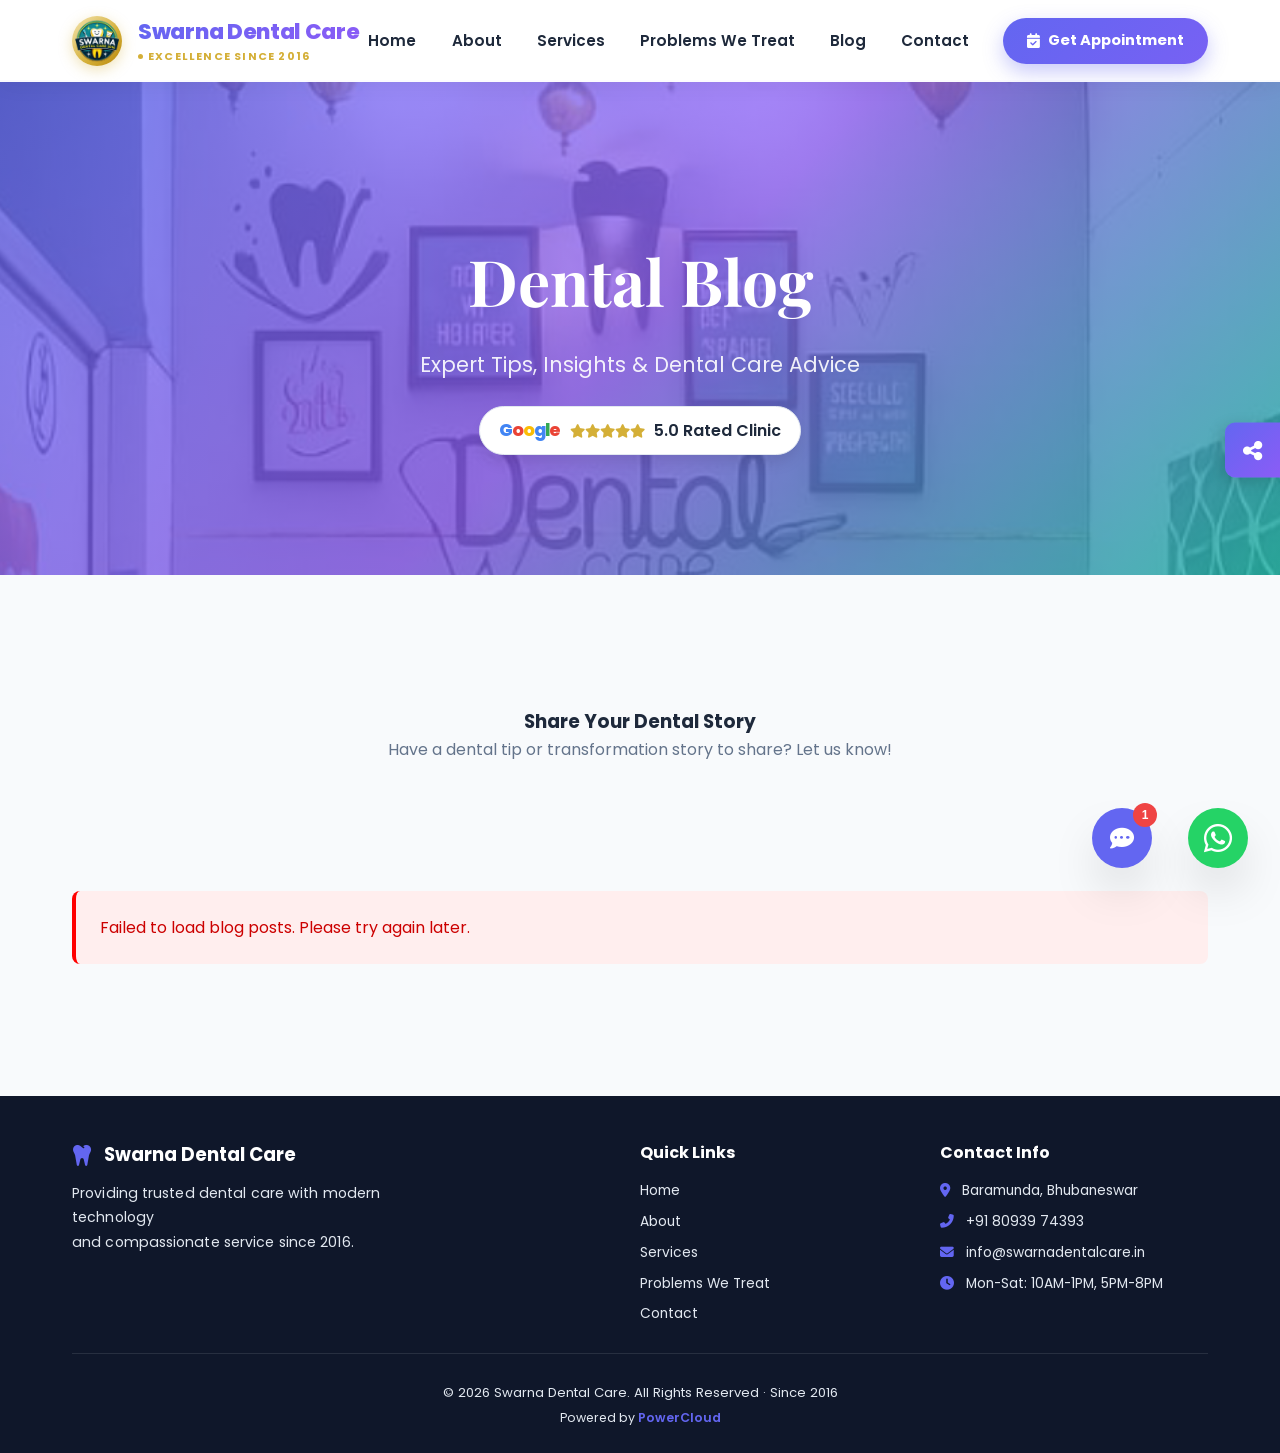
<file: Blog/index.html>
<!DOCTYPE html>
<html lang="en">
<head>
    <meta charset="UTF-8">
    <meta name="viewport" content="width=device-width, initial-scale=1.0">
    <title>Dental Blog | Tips & Advice from Swarna Dental Care, Bhubaneswar</title>
    
    <meta name="description" content="Read helpful dental tips, oral hygiene advice, and treatment insights from Swarna Dental Care, Baramunda, Bhubaneswar.">
    <meta name="keywords" content="Dental Blog, Oral Hygiene Tips, Dental Care Advice Bhubaneswar, Swarna Dental Care Blog">
    <meta name="robots" content="index, follow">
    <link rel="canonical" href="https://swarnadentalcare.in/Blog">
    <meta property="og:title" content="Dental Blog – Swarna Dental Care">
    <meta property="og:description" content="Expert dental tips and insights from Swarna Dental Care, Baramunda, Bhubaneswar.">
    <meta property="og:url" content="https://swarnadentalcare.in/Blog">
    <meta property="og:type" content="website">    
    <link rel="preconnect" href="https://fonts.googleapis.com">
    <link rel="preconnect" href="https://fonts.gstatic.com" crossorigin>
    <link href="https://fonts.googleapis.com/css2?family=Poppins:wght@300;400;500;600;700;800;900&family=Playfair+Display:wght@700;900&display=swap" rel="stylesheet">
    
    <link rel="stylesheet" href="https://cdnjs.cloudflare.com/ajax/libs/font-awesome/6.4.0/css/all.min.css">
    <link href="https://unpkg.com/aos@2.3.1/dist/aos.css" rel="stylesheet">
    
    <link rel="icon" type="image/png" href="../images/logo.png">
    <link rel="stylesheet" href="../css/styles.css">
    <link rel="stylesheet" href="../css/cursor.css">
    <link rel="stylesheet" href="../css/social-bar.css">
    <style>
        .blog-loading {
            text-align: center;
            padding: 3rem 0;
            font-size: 1.2rem;
            color: var(--text-light);
        }

        .blog-error {
            background: #fee;
            border-left: 4px solid #f00;
            padding: 1.5rem;
            border-radius: 8px;
            color: #c00;
            margin: 2rem 0;
        }

        .blog-add-section {
            background: var(--light);
            padding: 2rem;
            border-radius: var(--radius-lg);
            margin-bottom: 3rem;
            text-align: center;
        }

        .blog-add-section p {
            margin-bottom: 1rem;
            color: var(--text-light);
        }

        .blog-add-btn {
            background: var(--primary);
            color: var(--white);
            padding: 0.8rem 1.5rem;
            border: none;
            border-radius: var(--radius);
            cursor: pointer;
            font-weight: 600;
            transition: var(--transition);
        }

        .blog-add-btn:hover {
            background: var(--secondary);
            transform: translateY(-2px);
        }
    </style>
</head>
<body>
    <!-- Navigation -->
    <nav class="navbar" id="navbar">
        <div class="container">
            <a href="../" class="logo">
                <img src="../images/logo.png" alt="Swarna Dental Care" class="logo-img">
                <div class="logo-text">
                    <span class="logo-main">Swarna Dental Care</span><br>
                    <span class="logo-sub">Excellence Since 2016</span>
                </div>
            </a>
            <ul class="nav-menu" id="navMenu">
                <li><a href="../" class="nav-link">Home</a></li>
                <li><a href="../About/" class="nav-link">About</a></li>
                <li><a href="../Services/" class="nav-link">Services</a></li>
                <li><a href="../Problems/" class="nav-link">Problems We Treat</a></li>
                <li><a href="./" class="nav-link active">Blog</a></li>
                <li><a href="../Contact/" class="nav-link">Contact</a></li>
                <li>
                    <a href="../Appointment/" class="btn-call-nav">
                        <i class="fas fa-calendar-check"></i>
                        <span>Get Appointment</span>
                    </a>
                </li>
            </ul>
            
            <div class="hamburger" id="hamburger">
                <span></span>
                <span></span>
                <span></span>
            </div>
        </div>
        <div class="progress-bar" id="progressBar"></div>
    </nav>

    <!-- Blog Hero -->
    <section class="page-hero">
        <div class="page-hero-content">
            <h1 data-aos="fade-up">Dental Blog</h1>
            <p data-aos="fade-up" data-aos-delay="100">Expert Tips, Insights & Dental Care Advice</p>
            <div class="google-review-badge shine-badge" style="margin-top:1.5rem;" data-aos="fade-up" data-aos-delay="200">
                <span class="g-logo"><span>G</span><span>o</span><span>o</span><span>g</span><span>l</span><span>e</span></span>
                <span class="stars-mini"><i class="fas fa-star"></i><i class="fas fa-star"></i><i class="fas fa-star"></i><i class="fas fa-star"></i><i class="fas fa-star"></i></span>
                <span>5.0 Rated Clinic</span>
            </div>
        </div>
    </section>

    <!-- Blog Section -->
    <section class="blog-section">
        <div class="container">
            <!-- Add Blog Section -->
            <div class="blog-add-section" data-aos="fade-up">
                <h3>Share Your Dental Story</h3>
                <p>Have a dental tip or transformation story to share? Let us know!</p>
                <!-- <button class="blog-add-btn" onclick="document.getElementById('addBlogModal').style.display='flex'">
                    <i class="fas fa-plus"></i> Add Blog Post
                </button> -->
            </div>

            <!-- Blog Container -->
            <div id="blog-container" class="blog-grid">
                <div class="blog-loading">
                    <i class="fas fa-spinner fa-spin"></i> Loading blog posts...
                </div>
            </div>
        </div>
    </section>

    <!-- Add Blog Modal -->
    <div id="addBlogModal" class="blog-modal">
        <div class="blog-modal-content">
            <span class="blog-modal-close" onclick="document.getElementById('addBlogModal').style.display='none'">&times;</span>
            <h2>Add New Blog Post</h2>
            <form id="blogForm" onsubmit="submitBlogForm(event)">
                <div class="form-group">
                    <label>Title</label>
                    <input type="text" id="blogTitle" required placeholder="Enter blog title">
                </div>
                <div class="form-group">
                    <label>Description</label>
                    <textarea id="blogDescription" required placeholder="Enter blog content"></textarea>
                </div>
                <div class="form-group">
                    <label>Image URL</label>
                    <input type="url" id="blogImage" placeholder="Paste image URL">
                </div>
                <div class="form-group">
                    <label>Author Name</label>
                    <input type="text" id="blogAuthor" placeholder="Your name">
                </div>
                <button type="submit" class="btn btn-primary">
                    <i class="fas fa-paper-plane"></i> Submit
                </button>
            </form>
        </div>
    </div>
    <!-- Blog Reading Modal -->
    <div id="blogReadModal" class="blog-read-modal">
        <div class="blog-read-modal-overlay" onclick="closeBlogModal()"></div>
        <div class="blog-read-modal-content">
            <button class="blog-read-modal-close" onclick="closeBlogModal()">&times;</button>
            <div id="blogModalBody"></div>
        </div>
    </div>

    <!-- Styles for Blog Modal & Pagination -->
    <style>
        /* Modal Styles */
        .blog-read-modal { display: none; position: fixed; inset: 0; z-index: 10000; align-items: center; justify-content: center; }
        .blog-read-modal.active { display: flex; }
        .blog-read-modal-overlay { position: absolute; inset: 0; background: rgba(0,0,0,0.6); backdrop-filter: blur(4px); }
        .blog-read-modal-content { position: relative; background: #fff; width: 90%; max-width: 650px; max-height: 85vh; overflow-y: auto; border-radius: 16px; padding: 1.5rem; box-shadow: 0 20px 25px -5px rgba(0,0,0,0.1); z-index: 1; }
        .blog-read-modal-close { position: absolute; top: 1rem; right: 1rem; border: none; background: #f1f5f9; width: 32px; height: 32px; border-radius: 50%; cursor: pointer; font-size: 1.2rem; display: flex; align-items: center; justify-content: center; color: #64748b; }
        .blog-modal-img { width: 100%; height: 250px; object-fit: cover; border-radius: 12px; margin-bottom: 1rem; }
        .blog-modal-meta { display: flex; gap: 1rem; color: #64748b; font-size: 0.85rem; margin: 0.5rem 0 1rem 0; }
        .blog-modal-cta { border-top: 1px solid #e2e8f0; padding-top: 1rem; margin-top: 1.5rem; }
        .blog-modal-cta h4 { font-size: 0.95rem; margin-bottom: 0.75rem; color: #1e293b; }
        .cta-btn-group { display: flex; gap: 0.75rem; flex-wrap: wrap; }
        .cta-btn { flex: 1; display: inline-flex; align-items: center; justify-content: center; gap: 0.5rem; padding: 0.75rem 1rem; border-radius: 8px; text-decoration: none; font-weight: 600; font-size: 0.9rem; color: #fff; }
        .cta-call { background: #7c3aed; }
        .cta-whatsapp { background: #25d366; }

        /* Pagination Styles */
        .blog-pagination { display: flex; justify-content: center; align-items: center; gap: 0.5rem; margin-top: 2.5rem; grid-column: 1/-1; }
        .blog-page-btn { padding: 0.5rem 1rem; border: 1px solid #cbd5e1; background: #fff; border-radius: 6px; cursor: pointer; font-weight: 500; }
        .blog-page-btn.active { background: var(--primary, #0284c7); color: #fff; border-color: var(--primary, #0284c7); }
        .blog-page-btn:disabled { opacity: 0.5; cursor: not-allowed; }
    </style>

    <!-- Social Media Bar -->
    <div class="social-media-bar">
        <button class="social-bar-toggle" title="Follow Us">
            <i class="fas fa-share-alt"></i>
        </button>
        <div class="social-bar-links">
            <a href="https://www.facebook.com/share/1LB9zmMrTS/?mibextid=wwXIfr" target="_blank" title="Facebook" data-label="Facebook">
                <i class="fab fa-facebook-f"></i>
            </a>
            <a href="https://www.instagram.com/swarna_dental_care" target="_blank" title="Instagram" data-label="Instagram">
                <i class="fab fa-instagram"></i>
            </a>
            <a href="https://share.google/HYoYxW5LztIufdFtY" target="_blank" title="Google Reviews" data-label="Google Reviews">
                <i class="fab fa-google"></i>
            </a>
            <a href="https://wa.me/918093974393" target="_blank" title="WhatsApp" data-label="WhatsApp">
                <i class="fab fa-whatsapp"></i>
            </a>
        </div>
    </div>

    <!-- Footer -->
    <footer class="footer">
        <div class="container">
            <div class="footer-content">
                <div class="footer-brand">
                    <div class="footer-logo">
                        <i class="fas fa-tooth"></i>
                        <span>Swarna Dental Care</span>
                    </div>
                    <p>Providing trusted dental care with modern technology<br class="footer-brand-break">and compassionate service since 2016.</p>
                </div>
                
                <div class="footer-links">
                    <h4>Quick Links</h4>
                    <ul>
                        <li><a href="../">Home</a></li>
                        <li><a href="../About/">About</a></li>
                        <li><a href="../Services/">Services</a></li>
                        <li><a href="../Problems/">Problems We Treat</a></li>
                        <li><a href="../Contact/">Contact</a></li>
                    </ul>
                </div>
                
                <div class="footer-contact">
                    <h4>Contact Info</h4>
                    <ul>
                        <li><i class="fas fa-map-marker-alt"></i> Baramunda, Bhubaneswar</li>
                        <li><i class="fas fa-phone-alt"></i> <a href="tel:+918093974393">+91 80939 74393</a></li>
                        <li><i class="fas fa-envelope"></i> <a href="mailto:info@swarnadentalcare.in">info@swarnadentalcare.in</a></li>
                        <li><i class="fas fa-clock"></i> Mon-Sat: 10AM-1PM, 5PM-8PM</li>
                    </ul>
                </div>
            </div>
            
            <div class="footer-bottom">
                <p>&copy; <span id="current-year"></span> Swarna Dental Care. All Rights Reserved · Since 2016</p>
                <p class="powered-by">Powered by <a href="https://powercloud.in/" target="_blank">PowerCloud</a></p>
            </div>
        </div>
    </footer>

    <!-- WhatsApp Float -->
    <a href="https://wa.me/918093974393" class="whatsapp-float" target="_blank" aria-label="WhatsApp">
        <i class="fab fa-whatsapp"></i>
        <span class="whatsapp-text">Chat with us</span>
    </a>

    <!-- Scroll to Top -->
    <button class="scroll-top" id="scrollTop">
        <i class="fas fa-arrow-up"></i>
    </button>

    <!-- Swaboot Chatbot -->
    <button class="swaboot-launcher" id="swabootLauncher" aria-label="Open Swaboot Chat">
        <i class="fas fa-comment-dots swaboot-icon-open"></i>
        <i class="fas fa-times swaboot-icon-close"></i>
        <span class="swaboot-badge" id="swabootBadge">1</span>
    </button>

    <div class="swaboot-window" id="swabootWindow" role="dialog" aria-label="Swaboot Dental Assistant">
        <div class="swaboot-header">
            <div class="swaboot-avatar-wrap">
                <span class="swaboot-avatar-emoji">🦷</span>
                <span class="swaboot-online-dot"></span>
            </div>
            <div class="swaboot-header-info">
                <h3>Swaboot</h3>
                <span>Swarna Dental Assistant</span>
            </div>
            <button class="swaboot-close-btn" id="swabootClose" aria-label="Close">
                <i class="fas fa-times"></i>
            </button>
        </div>
        <div class="swaboot-messages" id="swabootMessages"></div>
        <div class="swaboot-input-wrap">
            <input type="text" id="swabootInput" class="swaboot-input" placeholder="Ask about appointments, treatments…" autocomplete="off"/>
            <button class="swaboot-send" id="swabootSend" aria-label="Send">
                <i class="fas fa-paper-plane"></i>
            </button>
        </div>
    </div>

    <script src="https://unpkg.com/aos@2.3.1/dist/aos.js"></script>
    <script src="../js/shared.js"></script>
    <script src="../js/social-bar.js"></script>
    <script src="../js/swaboot.js"></script>
    <script src="../js/blog.js"></script>
</body>
</html>
</file>
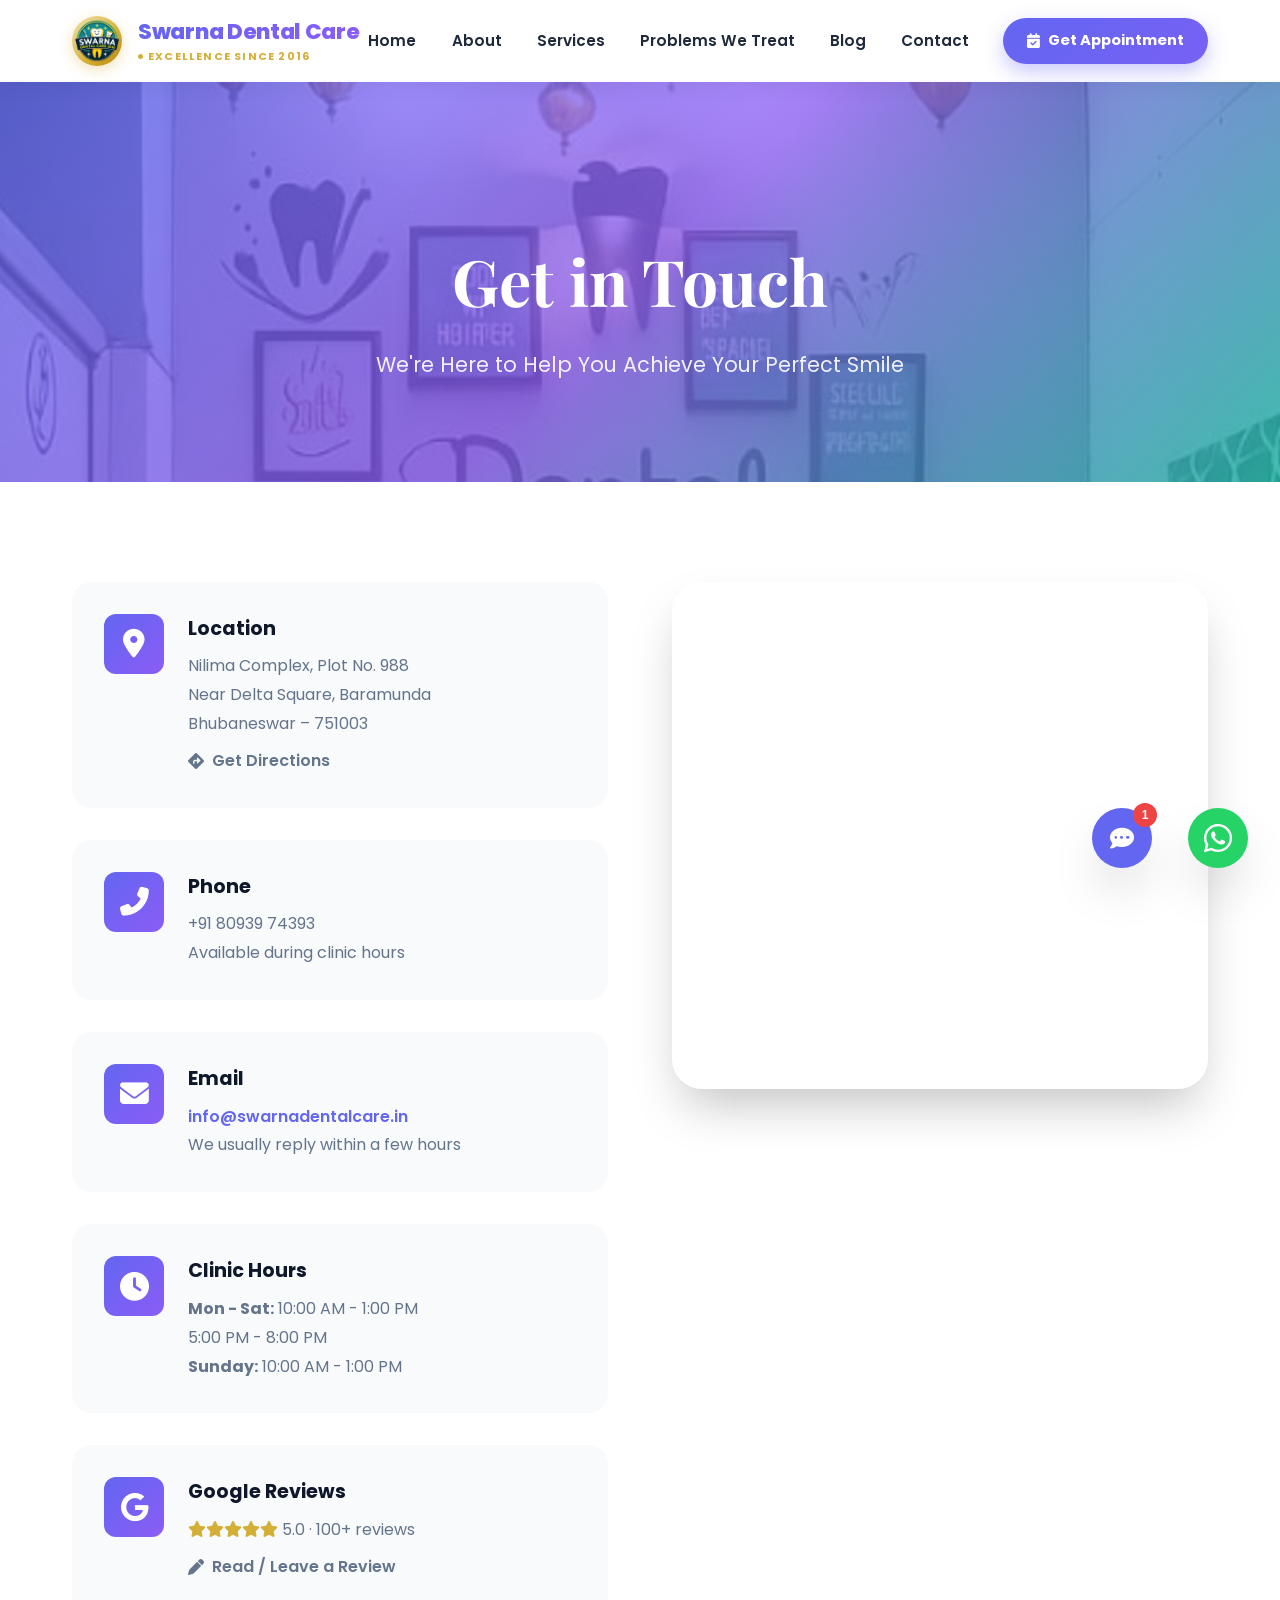
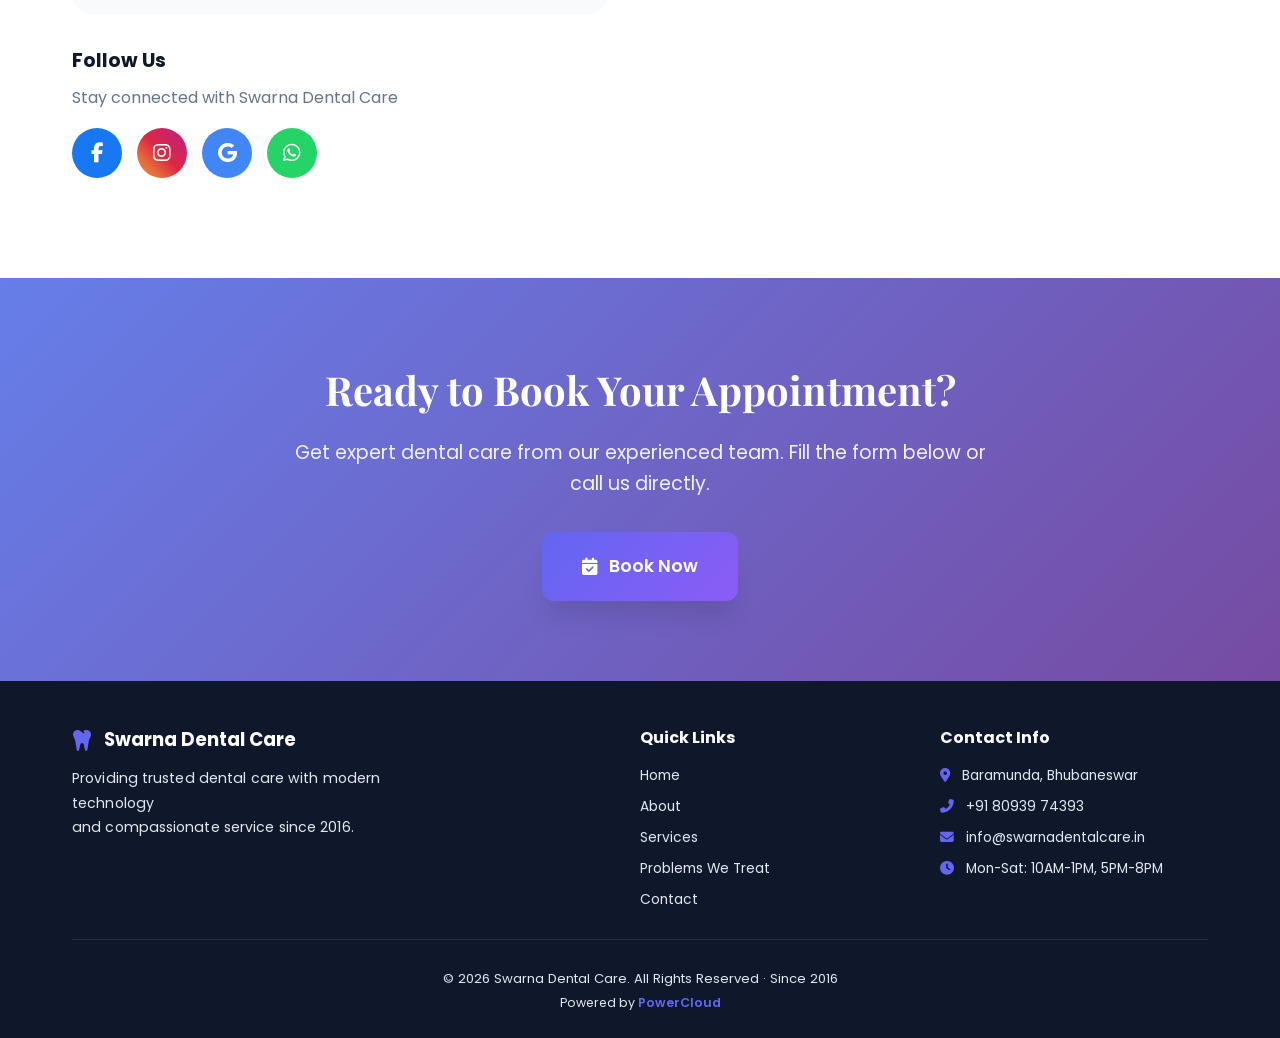
<file: Contact/index.html>
<!DOCTYPE html>
<html lang="en">
<head>
    <meta charset="UTF-8">
    <meta name="viewport" content="width=device-width, initial-scale=1.0">
    <title>Contact Us | Book an Appointment | Swarna Dental Care, Bhubaneswar</title>
    
    <meta name="description" content="Get in touch with Swarna Dental Care, Baramunda, Bhubaneswar. Call, email, visit, or message us on WhatsApp for appointments and inquiries.">
    <meta name="keywords" content="Contact Swarna Dental Care, Dentist Baramunda Phone Number, Dental Clinic Bhubaneswar Address">
    <meta name="robots" content="index, follow">
    <link rel="canonical" href="https://swarnadentalcare.in/Contact">
    <meta property="og:title" content="Contact Swarna Dental Care, Bhubaneswar">
    <meta property="og:description" content="Call, email or visit us in Baramunda, Bhubaneswar. We're happy to help.">
    <meta property="og:url" content="https://swarnadentalcare.in/Contact">
    <meta property="og:type" content="website">
    
    <link rel="preconnect" href="https://fonts.googleapis.com">
    <link rel="preconnect" href="https://fonts.gstatic.com" crossorigin>
    <link href="https://fonts.googleapis.com/css2?family=Poppins:wght@300;400;500;600;700;800;900&family=Playfair+Display:wght@700;900&display=swap" rel="stylesheet">
    
    <link rel="stylesheet" href="https://cdnjs.cloudflare.com/ajax/libs/font-awesome/6.4.0/css/all.min.css">
    <link href="https://unpkg.com/aos@2.3.1/dist/aos.css" rel="stylesheet">
    
    <link rel="icon" type="image/png" href="../images/logo.png">
    <link rel="stylesheet" href="../css/styles.css">
    <link rel="stylesheet" href="../css/cursor.css">
    <link rel="stylesheet" href="../css/social-bar.css">
</head>
<body>
    <!-- Navigation -->
    <nav class="navbar" id="navbar">
        <div class="container">
            <a href="../" class="logo">
                <img src="../images/logo.png" alt="Swarna Dental Care" class="logo-img">
                <div class="logo-text">
                    <span class="logo-main">Swarna Dental Care</span><br>
                    <span class="logo-sub">Excellence Since 2016</span>
                </div>
            </a>
            
            <ul class="nav-menu" id="navMenu">
                <li><a href="../" class="nav-link">Home</a></li>
                <li><a href="../About/" class="nav-link">About</a></li>
                <li><a href="../Services/" class="nav-link">Services</a></li>
                <li><a href="../Problems/" class="nav-link">Problems We Treat</a></li>
                <li><a href="../Blog/" class="nav-link">Blog</a></li>
                <li><a href="./" class="nav-link active">Contact</a></li>
                <li>
                    <a href="../Appointment/" class="btn-call-nav">
                        <i class="fas fa-calendar-check"></i>
                        <span>Get Appointment</span>
                    </a>
                </li>
            </ul>
            
            <div class="hamburger" id="hamburger">
                <span></span>
                <span></span>
                <span></span>
            </div>
        </div>
        <div class="progress-bar" id="progressBar"></div>
    </nav>

    <!-- Contact Hero -->
    <section class="page-hero">
        <div class="page-hero-content">
            <h1 data-aos="fade-up">Get in Touch</h1>
            <p data-aos="fade-up" data-aos-delay="100">We're Here to Help You Achieve Your Perfect Smile</p>
        </div>
    </section>

    <!-- Contact Content -->
    <section class="contact-section">
        <div class="container">
            <div class="contact-grid">
                <div class="contact-info" data-aos="fade-right">
                    <div class="info-card">
                        <div class="info-icon">
                            <i class="fas fa-map-marker-alt"></i>
                        </div>
                        <div class="info-content">
                            <h3>Location</h3>
                            <p>Nilima Complex, Plot No. 988<br>Near Delta Square, Baramunda<br>Bhubaneswar – 751003</p>
                            <a href="https://maps.app.goo.gl/rAGBcvqvvve7DV9r6" target="_blank" class="map-link">
                                <i class="fas fa-directions"></i> Get Directions
                            </a>
                        </div>
                    </div>
                    
                    <div class="info-card">
                        <div class="info-icon">
                            <i class="fas fa-phone-alt"></i>
                        </div>
                        <div class="info-content">
                            <h3>Phone</h3>
                            <p><a href="tel:+918093974393">+91 80939 74393</a></p>
                            <p class="small-text">Available during clinic hours</p>
                        </div>
                    </div>
                    
                    <div class="info-card">
                        <div class="info-icon">
                            <i class="fas fa-envelope"></i>
                        </div>
                        <div class="info-content">
                            <h3>Email</h3>
                            <p><a href="mailto:info@swarnadentalcare.in">info@swarnadentalcare.in</a></p>
                            <p class="small-text">We usually reply within a few hours</p>
                        </div>
                    </div>

                    <div class="info-card">
                        <div class="info-icon">
                            <i class="fas fa-clock"></i>
                        </div>
                        <div class="info-content">
                            <h3>Clinic Hours</h3>
                            <p><strong>Mon - Sat:</strong> 10:00 AM - 1:00 PM<br>5:00 PM - 8:00 PM<br><strong>Sunday:</strong> 10:00 AM - 1:00 PM</p>
                        </div>
                    </div>

                    <div class="info-card">
                        <div class="info-icon">
                            <i class="fab fa-google"></i>
                        </div>
                        <div class="info-content">
                            <h3>Google Reviews</h3>
                            <p><span class="stars-mini"><i class="fas fa-star" style="color:var(--gold)"></i><i class="fas fa-star" style="color:var(--gold)"></i><i class="fas fa-star" style="color:var(--gold)"></i><i class="fas fa-star" style="color:var(--gold)"></i><i class="fas fa-star" style="color:var(--gold)"></i></span> 5.0 · 100+ reviews</p>
                            <a href="https://share.google/HYoYxW5LztIufdFtY" target="_blank" class="map-link">
                                <i class="fas fa-pen"></i> Read / Leave a Review
                            </a>
                        </div>
                    </div>
                    
                    <div class="info-content">
        <h3>Follow Us</h3>
        <p class="small-text">Stay connected with Swarna Dental Care</p>

        <div class="social-links">

            <a href="https://www.facebook.com/share/1LB9zmMrTS/?mibextid=wwXIfr"
               target="_blank"
               class="social-link facebook"
               aria-label="Facebook">
                <i class="fab fa-facebook-f"></i>
            </a>

            <a href="https://www.instagram.com/swarna_dental_care"
               target="_blank"
               class="social-link instagram"
               aria-label="Instagram">
                <i class="fab fa-instagram"></i>
            </a>

            <a href="https://share.google/HYoYxW5LztIufdFtY"
               target="_blank"
               class="social-link"
               style="background:var(--google-blue) !important;"
               aria-label="Google Reviews">
                <i class="fab fa-google"></i>
            </a>

            <a href="https://wa.me/918093974393"
               target="_blank"
               class="social-link whatsapp"
               aria-label="WhatsApp">
                <i class="fab fa-whatsapp"></i>
            </a>

        </div>
    </div>
                </div>
                
                <div class="map-wrapper" data-aos="fade-left">
                    <div class="map-container">
                        <iframe 
                            src="https://www.google.com/maps/embed?pb=!1m18!1m12!1m3!1d3742.902!2d85.797982!3d20.2751564!2m3!1f0!2f0!3f0!3m2!1i1024!2i768!4f13.1!3m3!1m2!1s0x3a19a77ec0000001%3A0x5bb6c1c6467d8433!2sSwarna%20Dental%20Care!5e0!3m2!1sen!2sin!4v999999999" 
                            width="100%" 
                            height="500" 
                            style="border:0;" 
                            allowfullscreen="" 
                            loading="lazy">
                        </iframe>
                    </div>
                </div>
            </div>
        </div>
    </section>

    <!-- Appointment Section -->
    <section class="appointment-cta">
        <div class="container">
            <div class="cta-content" data-aos="zoom-in">
                <h2>Ready to Book Your Appointment?</h2>
                <p>Get expert dental care from our experienced team. Fill the form below or call us directly.</p>
                <a href="../Appointment/" target="_blank" class="btn btn-primary btn-large">
                    <i class="fas fa-calendar-check"></i> Book Now
                </a>
            </div>
        </div>
    </section>

    <!-- Footer -->
    <footer class="footer">
        <div class="container">
            <div class="footer-content">
                <div class="footer-brand">
                    <div class="footer-logo">
                        <i class="fas fa-tooth"></i>
                        <span>Swarna Dental Care</span>
                    </div>
                    <p>Providing trusted dental care with modern technology<br class="footer-brand-break">and compassionate service since 2016.</p>
                </div>
                
                <div class="footer-links">
                    <h4>Quick Links</h4>
                    <ul>
                        <li><a href="../">Home</a></li>
                        <li><a href="../About/">About</a></li>
                        <li><a href="../Services/">Services</a></li>
                        <li><a href="../Problems/">Problems We Treat</a></li>
                        <li><a href="./">Contact</a></li>
                    </ul>
                </div>
                
                <div class="footer-contact">
                    <h4>Contact Info</h4>
                    <ul>
                        <li><i class="fas fa-map-marker-alt"></i> Baramunda, Bhubaneswar</li>
                        <li><i class="fas fa-phone-alt"></i> <a href="tel:+918093974393">+91 80939 74393</a></li>
                        <li><i class="fas fa-envelope"></i> <a href="mailto:info@swarnadentalcare.in">info@swarnadentalcare.in</a></li>
                        <li><i class="fas fa-clock"></i> Mon-Sat: 10AM-1PM, 5PM-8PM</li>
                    </ul>
                </div>
            </div>
            
            <div class="footer-bottom">
                <p>&copy; <span id="current-year"></span> Swarna Dental Care. All Rights Reserved · Since 2016</p>
                <p class="powered-by">Powered by <a href="https://powercloud.in/" target="_blank">PowerCloud</a></p>
            </div>
        </div>
    </footer>

    <!-- WhatsApp Float -->
    <a href="https://wa.me/918093974393" class="whatsapp-float" target="_blank" aria-label="WhatsApp">
        <i class="fab fa-whatsapp"></i>
        <span class="whatsapp-text">Chat with us</span>
    </a>

    <!-- Scroll to Top -->
    <button class="scroll-top" id="scrollTop">
        <i class="fas fa-arrow-up"></i>
    </button>

    <!-- Swaboot Chatbot -->
    <button class="swaboot-launcher" id="swabootLauncher" aria-label="Open Swaboot Chat">
        <i class="fas fa-comment-dots swaboot-icon-open"></i>
        <i class="fas fa-times swaboot-icon-close"></i>
        <span class="swaboot-badge" id="swabootBadge">1</span>
    </button>

    <div class="swaboot-window" id="swabootWindow" role="dialog" aria-label="Swaboot Dental Assistant">
        <div class="swaboot-header">
            <div class="swaboot-avatar-wrap">
                <span class="swaboot-avatar-emoji">🦷</span>
                <span class="swaboot-online-dot"></span>
            </div>
            <div class="swaboot-header-info">
                <h3>Swaboot</h3>
                <span>Swarna Dental Assistant</span>
            </div>
            <button class="swaboot-close-btn" id="swabootClose" aria-label="Close">
                <i class="fas fa-times"></i>
            </button>
        </div>
        <div class="swaboot-messages" id="swabootMessages"></div>
        <div class="swaboot-input-wrap">
            <input type="text" id="swabootInput" class="swaboot-input" placeholder="Ask about appointments, treatments…" autocomplete="off"/>
            <button class="swaboot-send" id="swabootSend" aria-label="Send">
                <i class="fas fa-paper-plane"></i>
            </button>
        </div>
    </div>

    <script src="https://unpkg.com/aos@2.3.1/dist/aos.js"></script>
    <script src="../js/shared.js"></script>
    <script src="../js/social-bar.js"></script>
    <script src="../js/swaboot.js"></script>
</body>
</html>
</file>
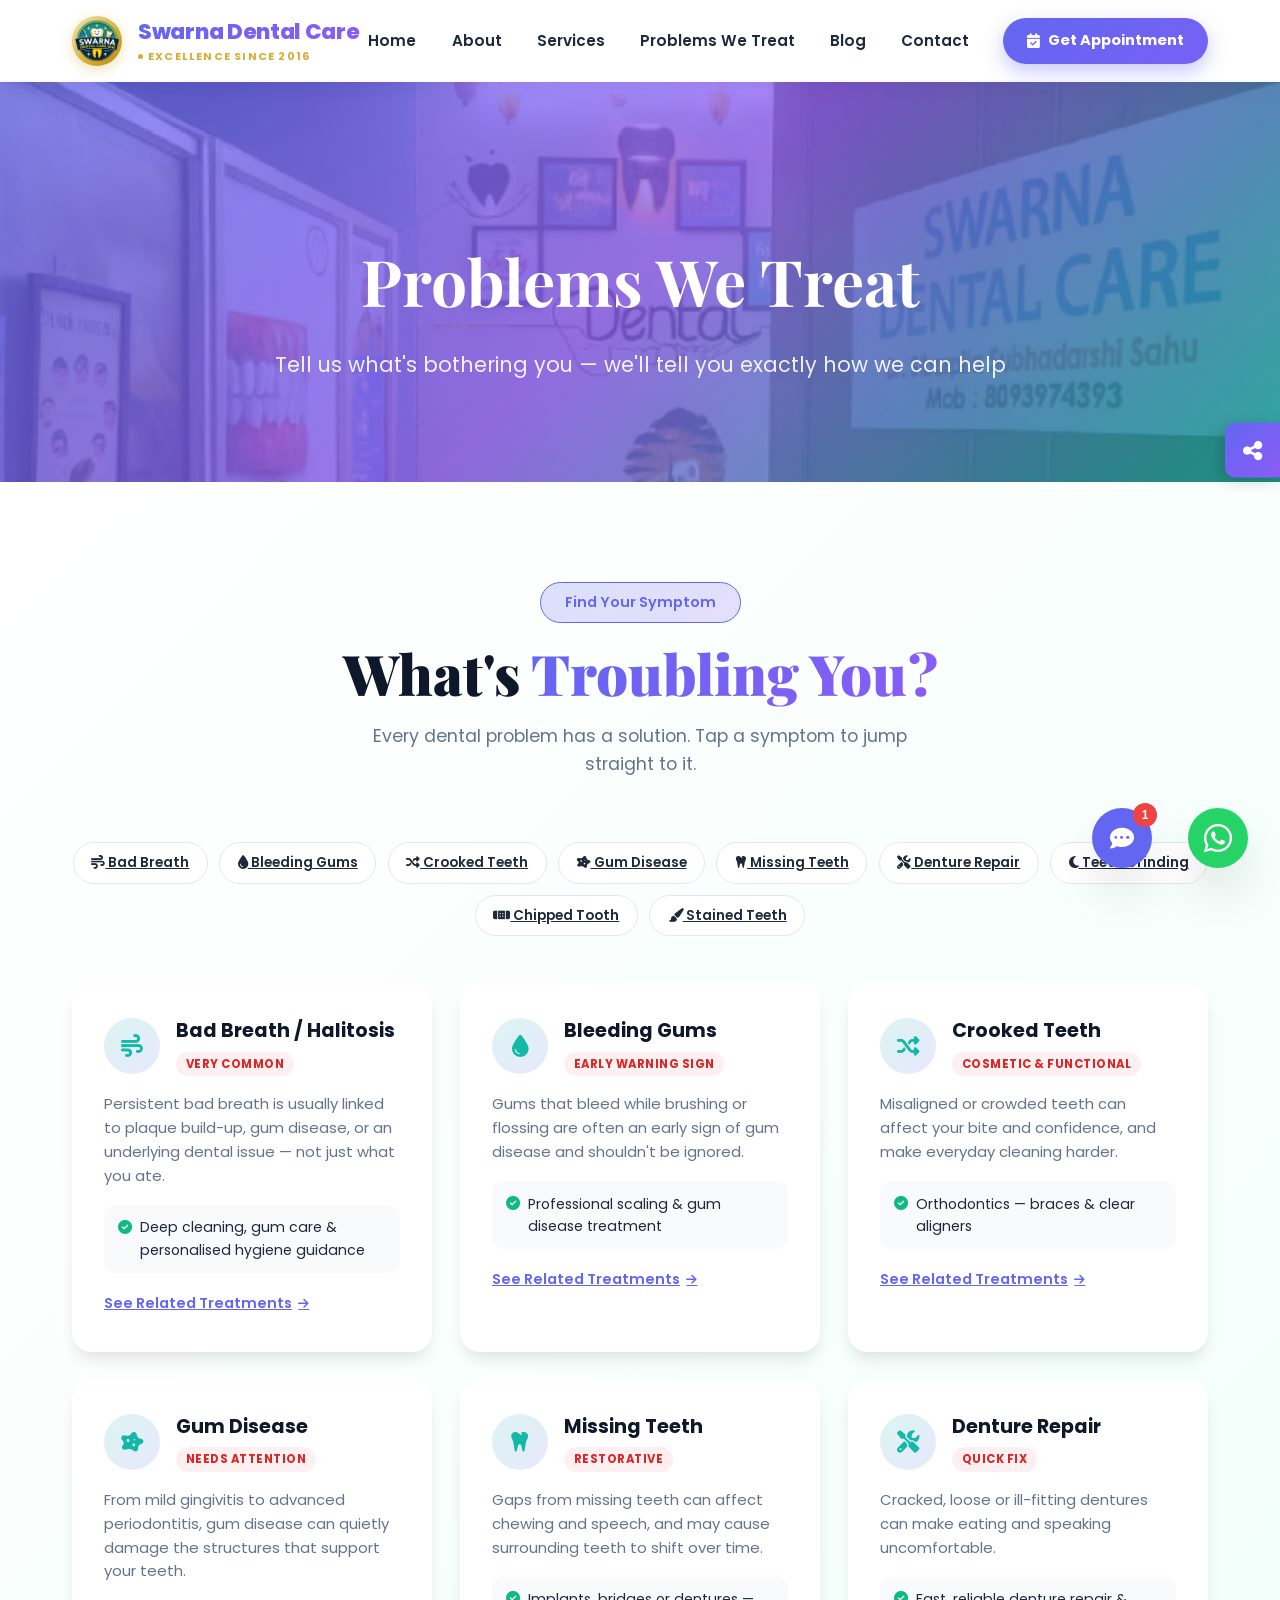
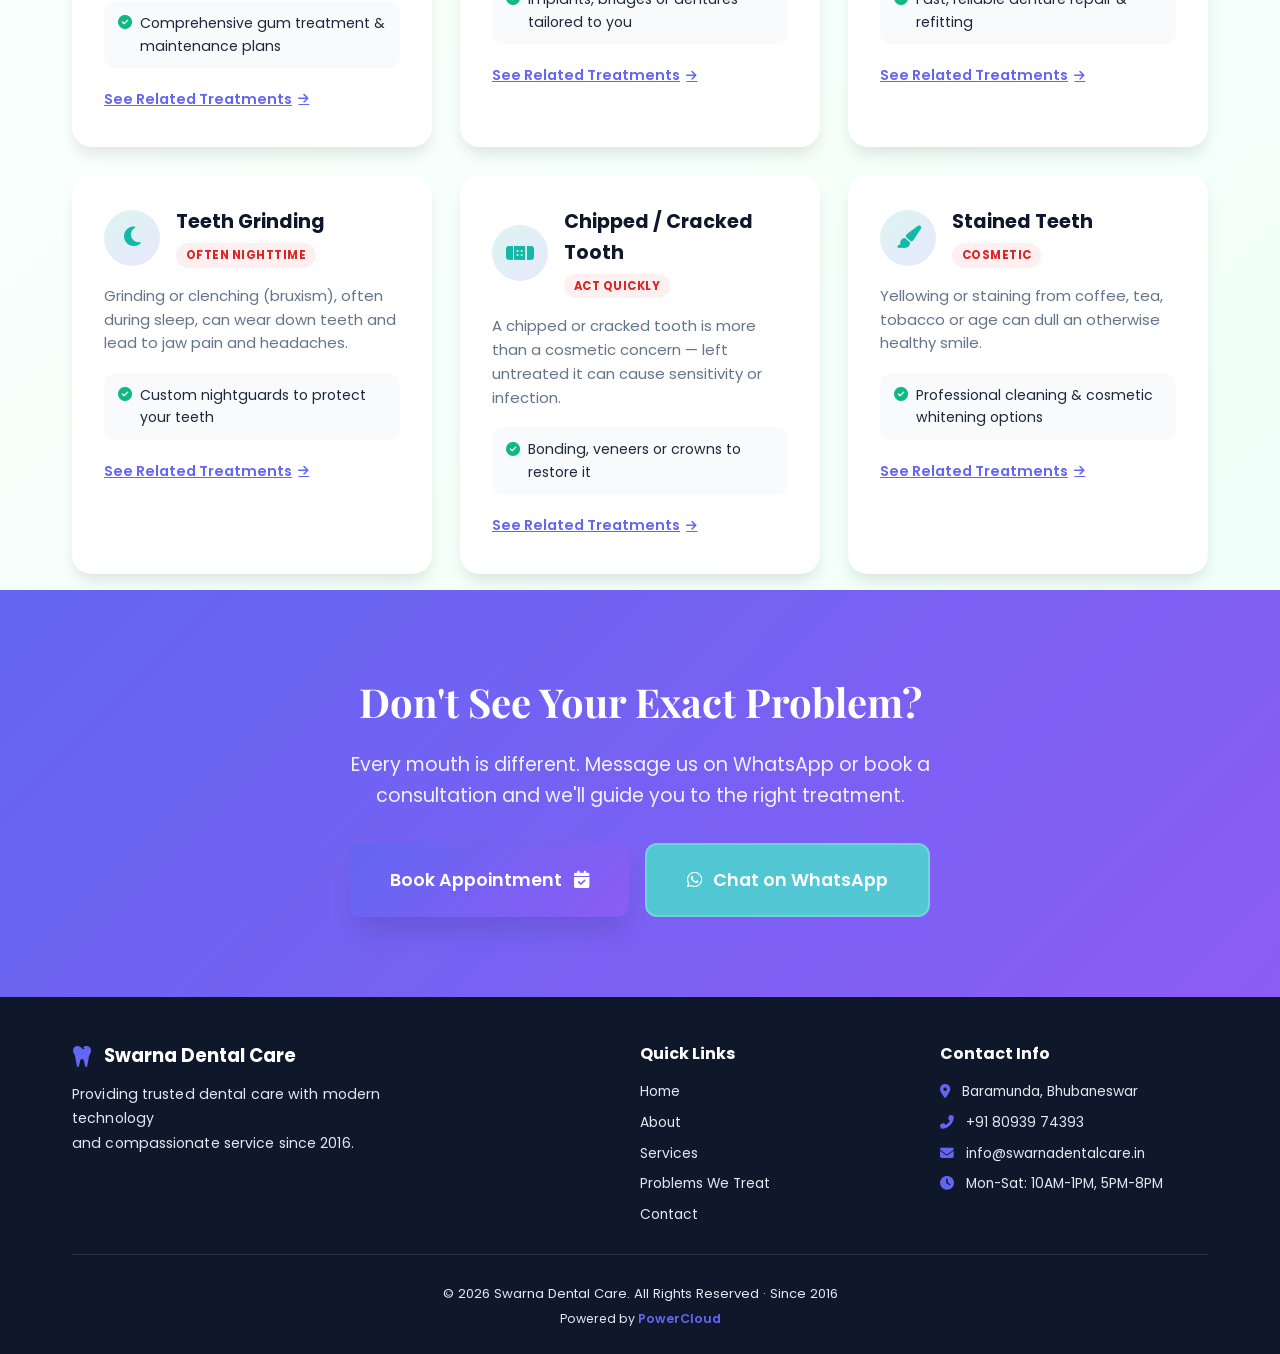
<file: Problems/index.html>
<!DOCTYPE html>
<html lang="en">
<head>
    <meta charset="UTF-8">
    <meta name="viewport" content="width=device-width, initial-scale=1.0">
    <title>Problems We Treat | Bad Breath, Bleeding Gums, Missing Teeth & More | Swarna Dental Care</title>

    <meta name="description" content="Not sure which treatment you need? Find your dental problem — bad breath, bleeding gums, crooked teeth, gum disease, missing teeth, denture repair, teeth grinding, chipped teeth, stained teeth — and see how Swarna Dental Care can help.">
    <meta name="keywords" content="Bad Breath Treatment, Bleeding Gums, Crooked Teeth, Gum Disease, Missing Teeth Solutions, Denture Repair, Teeth Grinding Treatment, Chipped Tooth Repair, Stained Teeth Whitening, Dentist Bhubaneswar">
    <meta name="author" content="Swarna Dental Care">
    <meta name="robots" content="index, follow">
    <link rel="canonical" href="https://swarnadentalcare.in/Problems">

    <meta property="og:title" content="Problems We Treat – Swarna Dental Care, Bhubaneswar">
    <meta property="og:description" content="Find your dental problem and the treatment that solves it — from bad breath to missing teeth — at Swarna Dental Care, Baramunda, Bhubaneswar.">
    <meta property="og:image" content="https://swarnadentalcare.in/images/clinic1.jpg">
    <meta property="og:url" content="https://swarnadentalcare.in/Problems">
    <meta property="og:type" content="website">

    <link rel="preconnect" href="https://fonts.googleapis.com">
    <link rel="preconnect" href="https://fonts.gstatic.com" crossorigin>
    <link href="https://fonts.googleapis.com/css2?family=Poppins:wght@300;400;500;600;700;800;900&family=Playfair+Display:wght@700;900&display=swap" rel="stylesheet">

    <link rel="stylesheet" href="https://cdnjs.cloudflare.com/ajax/libs/font-awesome/6.4.0/css/all.min.css">
    <link href="https://unpkg.com/aos@2.3.1/dist/aos.css" rel="stylesheet">

    <link rel="icon" type="image/png" href="../images/logo.png">
    <link rel="stylesheet" href="../css/styles.css">
    <link rel="stylesheet" href="../css/cursor.css">
    <link rel="stylesheet" href="../css/social-bar.css">

    <script type="application/ld+json">
    {
      "@context": "https://schema.org",
      "@type": "FAQPage",
      "mainEntity": [
        {"@type":"Question","name":"What causes bad breath (halitosis)?","acceptedAnswer":{"@type":"Answer","text":"Persistent bad breath is usually linked to plaque build-up, gum disease, or an underlying dental issue rather than just food. Professional cleaning and gum care can resolve it."}},
        {"@type":"Question","name":"Why are my gums bleeding?","acceptedAnswer":{"@type":"Answer","text":"Gums that bleed while brushing or flossing are an early sign of gum disease and should be checked by a dentist promptly."}},
        {"@type":"Question","name":"Can crooked teeth be fixed as an adult?","acceptedAnswer":{"@type":"Answer","text":"Yes, braces and clear aligners can straighten teeth and correct bite issues at almost any age."}},
        {"@type":"Question","name":"What are the options for missing teeth?","acceptedAnswer":{"@type":"Answer","text":"Missing teeth can be replaced with dental implants, bridges, or dentures depending on your needs and budget."}}
      ]
    }
    </script>
</head>
<body>
    <!-- Navigation -->
    <nav class="navbar" id="navbar">
        <div class="container">
            <a href="../" class="logo">
                <img src="../images/logo.png" alt="Swarna Dental Care" class="logo-img">
                <div class="logo-text">
                    <span class="logo-main">Swarna Dental Care</span><br>
                    <span class="logo-sub">Excellence Since 2016</span>
                </div>
            </a>

            <ul class="nav-menu" id="navMenu">
                <li><a href="../" class="nav-link">Home</a></li>
                <li><a href="../About/" class="nav-link">About</a></li>
                <li><a href="../Services/" class="nav-link">Services</a></li>
                <li><a href="./" class="nav-link active">Problems We Treat</a></li>
                <li><a href="../Blog/" class="nav-link">Blog</a></li>
                <li><a href="../Contact/" class="nav-link">Contact</a></li>
                <li>
                    <a href="../Appointment/" class="btn-call-nav">
                        <i class="fas fa-calendar-check"></i>
                        <span>Get Appointment</span>
                    </a>
                </li>
            </ul>

            <div class="hamburger" id="hamburger">
                <span></span>
                <span></span>
                <span></span>
            </div>
        </div>
        <div class="progress-bar" id="progressBar"></div>
    </nav>

    <!-- Hero -->
    <section class="page-hero" style="background-image: url('../images/clinic5.jpg');">
        <div class="page-hero-content">
            <h1 data-aos="fade-up">Problems We Treat</h1>
            <p data-aos="fade-up" data-aos-delay="100">Tell us what's bothering you — we'll tell you exactly how we can help</p>
        </div>
    </section>

    <!-- Intro + quick jump chips -->
    <section class="services-section" style="padding-bottom: 1rem;">
        <div class="container">
            <div class="section-header" data-aos="fade-up">
                <span class="section-label">Find Your Symptom</span>
                <h2 class="section-title">What's <span class="gradient-text">Troubling You?</span></h2>
                <p class="section-subtitle">Every dental problem has a solution. Tap a symptom to jump straight to it.</p>
            </div>

            <div class="symptom-chip-row" data-aos="fade-up">
                <a href="#bad-breath" class="symptom-chip"><i class="fas fa-wind"></i> Bad Breath</a>
                <a href="#bleeding-gums" class="symptom-chip"><i class="fas fa-droplet"></i> Bleeding Gums</a>
                <a href="#crooked-teeth" class="symptom-chip"><i class="fas fa-shuffle"></i> Crooked Teeth</a>
                <a href="#gum-disease" class="symptom-chip"><i class="fas fa-disease"></i> Gum Disease</a>
                <a href="#missing-teeth" class="symptom-chip"><i class="fas fa-tooth"></i> Missing Teeth</a>
                <a href="#denture-repair" class="symptom-chip"><i class="fas fa-screwdriver-wrench"></i> Denture Repair</a>
                <a href="#teeth-grinding" class="symptom-chip"><i class="fas fa-moon"></i> Teeth Grinding</a>
                <a href="#chipped-tooth" class="symptom-chip"><i class="fas fa-band-aid"></i> Chipped Tooth</a>
                <a href="#stained-teeth" class="symptom-chip"><i class="fas fa-paintbrush"></i> Stained Teeth</a>
            </div>

            <div class="problems-grid">

                <div class="problem-card" id="bad-breath" data-aos="fade-up" data-aos-delay="50">
                    <div class="problem-card-top">
                        <div class="problem-icon"><i class="fas fa-wind"></i></div>
                        <div>
                            <h3>Bad Breath / Halitosis</h3>
                            <span class="symptom-tag">Very Common</span>
                        </div>
                    </div>
                    <p class="problem-desc">Persistent bad breath is usually linked to plaque build-up, gum disease, or an underlying dental issue — not just what you ate.</p>
                    <div class="solution-line"><i class="fas fa-check-circle"></i> Deep cleaning, gum care & personalised hygiene guidance</div>
                    <a href="../Services/" class="problem-link">See Related Treatments <i class="fas fa-arrow-right"></i></a>
                </div>

                <div class="problem-card" id="bleeding-gums" data-aos="fade-up" data-aos-delay="100">
                    <div class="problem-card-top">
                        <div class="problem-icon"><i class="fas fa-droplet"></i></div>
                        <div>
                            <h3>Bleeding Gums</h3>
                            <span class="symptom-tag">Early Warning Sign</span>
                        </div>
                    </div>
                    <p class="problem-desc">Gums that bleed while brushing or flossing are often an early sign of gum disease and shouldn't be ignored.</p>
                    <div class="solution-line"><i class="fas fa-check-circle"></i> Professional scaling & gum disease treatment</div>
                    <a href="../Services/" class="problem-link">See Related Treatments <i class="fas fa-arrow-right"></i></a>
                </div>

                <div class="problem-card" id="crooked-teeth" data-aos="fade-up" data-aos-delay="150">
                    <div class="problem-card-top">
                        <div class="problem-icon"><i class="fas fa-shuffle"></i></div>
                        <div>
                            <h3>Crooked Teeth</h3>
                            <span class="symptom-tag">Cosmetic & Functional</span>
                        </div>
                    </div>
                    <p class="problem-desc">Misaligned or crowded teeth can affect your bite and confidence, and make everyday cleaning harder.</p>
                    <div class="solution-line"><i class="fas fa-check-circle"></i> Orthodontics — braces & clear aligners</div>
                    <a href="../Services/" class="problem-link">See Related Treatments <i class="fas fa-arrow-right"></i></a>
                </div>

                <div class="problem-card" id="gum-disease" data-aos="fade-up" data-aos-delay="200">
                    <div class="problem-card-top">
                        <div class="problem-icon"><i class="fas fa-disease"></i></div>
                        <div>
                            <h3>Gum Disease</h3>
                            <span class="symptom-tag">Needs Attention</span>
                        </div>
                    </div>
                    <p class="problem-desc">From mild gingivitis to advanced periodontitis, gum disease can quietly damage the structures that support your teeth.</p>
                    <div class="solution-line"><i class="fas fa-check-circle"></i> Comprehensive gum treatment & maintenance plans</div>
                    <a href="../Services/" class="problem-link">See Related Treatments <i class="fas fa-arrow-right"></i></a>
                </div>

                <div class="problem-card" id="missing-teeth" data-aos="fade-up" data-aos-delay="250">
                    <div class="problem-card-top">
                        <div class="problem-icon"><i class="fas fa-tooth"></i></div>
                        <div>
                            <h3>Missing Teeth</h3>
                            <span class="symptom-tag">Restorative</span>
                        </div>
                    </div>
                    <p class="problem-desc">Gaps from missing teeth can affect chewing and speech, and may cause surrounding teeth to shift over time.</p>
                    <div class="solution-line"><i class="fas fa-check-circle"></i> Implants, bridges or dentures — tailored to you</div>
                    <a href="../Services/" class="problem-link">See Related Treatments <i class="fas fa-arrow-right"></i></a>
                </div>

                <div class="problem-card" id="denture-repair" data-aos="fade-up" data-aos-delay="300">
                    <div class="problem-card-top">
                        <div class="problem-icon"><i class="fas fa-screwdriver-wrench"></i></div>
                        <div>
                            <h3>Denture Repair</h3>
                            <span class="symptom-tag">Quick Fix</span>
                        </div>
                    </div>
                    <p class="problem-desc">Cracked, loose or ill-fitting dentures can make eating and speaking uncomfortable.</p>
                    <div class="solution-line"><i class="fas fa-check-circle"></i> Fast, reliable denture repair & refitting</div>
                    <a href="../Services/" class="problem-link">See Related Treatments <i class="fas fa-arrow-right"></i></a>
                </div>

                <div class="problem-card" id="teeth-grinding" data-aos="fade-up" data-aos-delay="350">
                    <div class="problem-card-top">
                        <div class="problem-icon"><i class="fas fa-moon"></i></div>
                        <div>
                            <h3>Teeth Grinding</h3>
                            <span class="symptom-tag">Often Nighttime</span>
                        </div>
                    </div>
                    <p class="problem-desc">Grinding or clenching (bruxism), often during sleep, can wear down teeth and lead to jaw pain and headaches.</p>
                    <div class="solution-line"><i class="fas fa-check-circle"></i> Custom nightguards to protect your teeth</div>
                    <a href="../Services/" class="problem-link">See Related Treatments <i class="fas fa-arrow-right"></i></a>
                </div>

                <div class="problem-card" id="chipped-tooth" data-aos="fade-up" data-aos-delay="400">
                    <div class="problem-card-top">
                        <div class="problem-icon"><i class="fas fa-band-aid"></i></div>
                        <div>
                            <h3>Chipped / Cracked Tooth</h3>
                            <span class="symptom-tag">Act Quickly</span>
                        </div>
                    </div>
                    <p class="problem-desc">A chipped or cracked tooth is more than a cosmetic concern — left untreated it can cause sensitivity or infection.</p>
                    <div class="solution-line"><i class="fas fa-check-circle"></i> Bonding, veneers or crowns to restore it</div>
                    <a href="../Services/" class="problem-link">See Related Treatments <i class="fas fa-arrow-right"></i></a>
                </div>

                <div class="problem-card" id="stained-teeth" data-aos="fade-up" data-aos-delay="450">
                    <div class="problem-card-top">
                        <div class="problem-icon"><i class="fas fa-paintbrush"></i></div>
                        <div>
                            <h3>Stained Teeth</h3>
                            <span class="symptom-tag">Cosmetic</span>
                        </div>
                    </div>
                    <p class="problem-desc">Yellowing or staining from coffee, tea, tobacco or age can dull an otherwise healthy smile.</p>
                    <div class="solution-line"><i class="fas fa-check-circle"></i> Professional cleaning & cosmetic whitening options</div>
                    <a href="../Services/" class="problem-link">See Related Treatments <i class="fas fa-arrow-right"></i></a>
                </div>

            </div>
        </div>
    </section>

    <!-- Reassurance / CTA -->
    <section class="cta-section">
        <div class="container">
            <div class="cta-content" data-aos="fade-up">
                <h2>Don't See Your Exact Problem?</h2>
                <p>Every mouth is different. Message us on WhatsApp or book a consultation and we'll guide you to the right treatment.</p>
                <div class="hero-buttons" style="justify-content:center; margin-top:1.5rem;">
                    <a href="../Appointment/" target="_blank" class="btn btn-primary btn-large">
                        <span>Book Appointment</span>
                        <i class="fas fa-calendar-check"></i>
                    </a>
                    <a href="https://wa.me/918093974393" target="_blank" class="btn btn-secondary btn-large">
                        <i class="fab fa-whatsapp"></i>
                        <span>Chat on WhatsApp</span>
                    </a>
                </div>
            </div>
        </div>
    </section>

    <!-- Social Media Bar -->
    <div class="social-media-bar">
        <button class="social-bar-toggle" title="Follow Us">
            <i class="fas fa-share-alt"></i>
        </button>
        <div class="social-bar-links">
            <a href="https://www.facebook.com/share/1LB9zmMrTS/?mibextid=wwXIfr" target="_blank" title="Facebook" data-label="Facebook">
                <i class="fab fa-facebook-f"></i>
            </a>
            <a href="https://www.instagram.com/swarna_dental_care" target="_blank" title="Instagram" data-label="Instagram">
                <i class="fab fa-instagram"></i>
            </a>
            <a href="https://share.google/HYoYxW5LztIufdFtY" target="_blank" title="Google Reviews" data-label="Google Reviews">
                <i class="fab fa-google"></i>
            </a>
            <a href="https://wa.me/918093974393" target="_blank" title="WhatsApp" data-label="WhatsApp">
                <i class="fab fa-whatsapp"></i>
            </a>
        </div>
    </div>

    <!-- Footer -->
    <footer class="footer">
        <div class="container">
            <div class="footer-content">
                <div class="footer-brand">
                    <div class="footer-logo">
                        <i class="fas fa-tooth"></i>
                        <span>Swarna Dental Care</span>
                    </div>
                    <p>Providing trusted dental care with modern technology<br class="footer-brand-break">and compassionate service since 2016.</p>
                </div>

                <div class="footer-links">
                    <h4>Quick Links</h4>
                    <ul>
                        <li><a href="../">Home</a></li>
                        <li><a href="../About/">About</a></li>
                        <li><a href="../Services/">Services</a></li>
                        <li><a href="./">Problems We Treat</a></li>
                        <li><a href="../Contact/">Contact</a></li>
                    </ul>
                </div>

                <div class="footer-contact">
                    <h4>Contact Info</h4>
                    <ul>
                        <li><i class="fas fa-map-marker-alt"></i> Baramunda, Bhubaneswar</li>
                        <li><i class="fas fa-phone-alt"></i> <a href="tel:+918093974393">+91 80939 74393</a></li>
                        <li><i class="fas fa-envelope"></i> <a href="mailto:info@swarnadentalcare.in">info@swarnadentalcare.in</a></li>
                        <li><i class="fas fa-clock"></i> Mon-Sat: 10AM-1PM, 5PM-8PM</li>
                    </ul>
                </div>
            </div>

            <div class="footer-bottom">
                <p>&copy; <span id="current-year"></span> Swarna Dental Care. All Rights Reserved · Since 2016</p>
                <p class="powered-by">Powered by <a href="https://powercloud.in/" target="_blank">PowerCloud</a></p>
            </div>
        </div>
    </footer>

    <!-- WhatsApp Float -->
    <a href="https://wa.me/918093974393" class="whatsapp-float" target="_blank" aria-label="WhatsApp">
        <i class="fab fa-whatsapp"></i>
        <span class="whatsapp-text">Chat with us</span>
    </a>

    <!-- Scroll to Top -->
    <button class="scroll-top" id="scrollTop">
        <i class="fas fa-arrow-up"></i>
    </button>

    <!-- Swaboot Chatbot -->
    <button class="swaboot-launcher" id="swabootLauncher" aria-label="Open Swaboot Chat">
        <i class="fas fa-comment-dots swaboot-icon-open"></i>
        <i class="fas fa-times swaboot-icon-close"></i>
        <span class="swaboot-badge" id="swabootBadge">1</span>
    </button>

    <div class="swaboot-window" id="swabootWindow" role="dialog" aria-label="Swaboot Dental Assistant">
        <div class="swaboot-header">
            <div class="swaboot-avatar-wrap">
                <span class="swaboot-avatar-emoji">🦷</span>
                <span class="swaboot-online-dot"></span>
            </div>
            <div class="swaboot-header-info">
                <h3>Swaboot</h3>
                <span>Swarna Dental Assistant</span>
            </div>
            <button class="swaboot-close-btn" id="swabootClose" aria-label="Close">
                <i class="fas fa-times"></i>
            </button>
        </div>
        <div class="swaboot-messages" id="swabootMessages"></div>
        <div class="swaboot-input-wrap">
            <input type="text" id="swabootInput" class="swaboot-input" placeholder="Ask about appointments, treatments…" autocomplete="off"/>
            <button class="swaboot-send" id="swabootSend" aria-label="Send">
                <i class="fas fa-paper-plane"></i>
            </button>
        </div>
    </div>

    <script src="https://unpkg.com/aos@2.3.1/dist/aos.js"></script>
    <script src="../js/shared.js"></script>
    <script src="../js/social-bar.js"></script>
    <script src="../js/swaboot.js"></script>
</body>
</html>
</file>
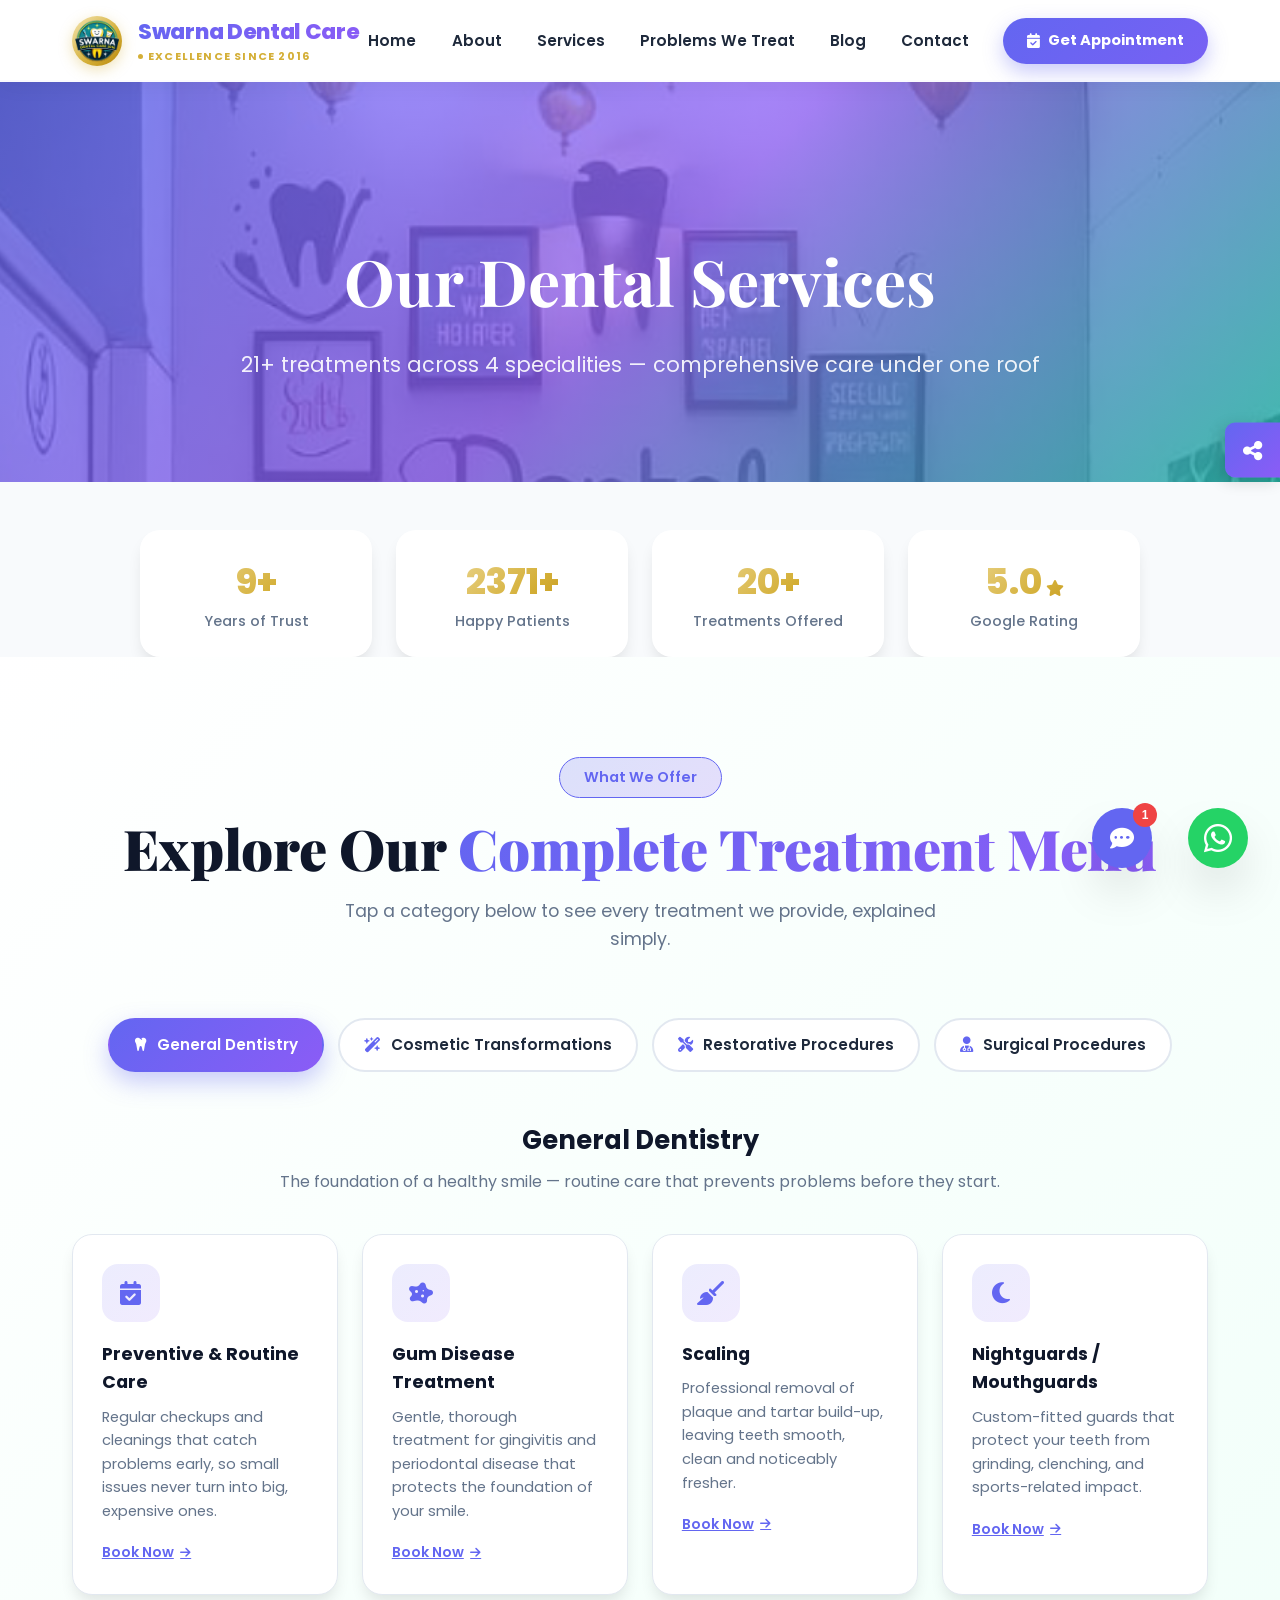
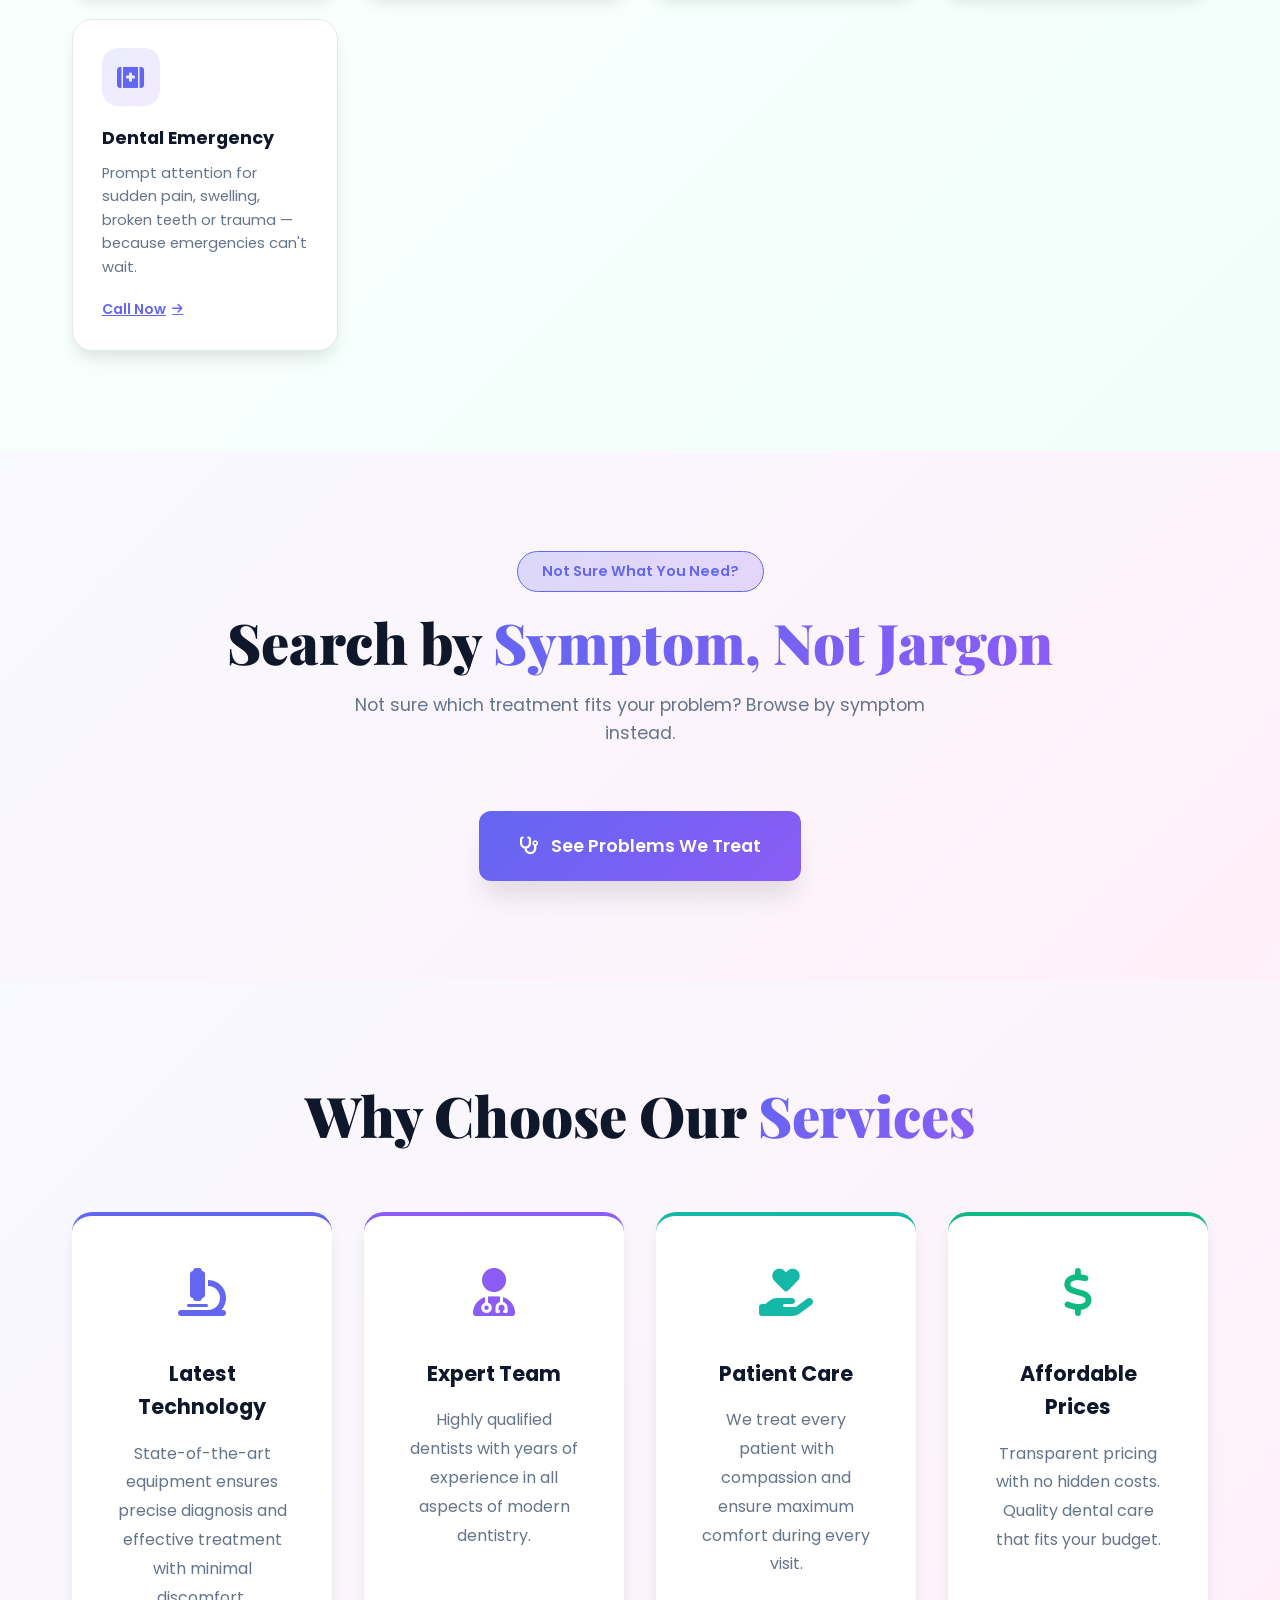
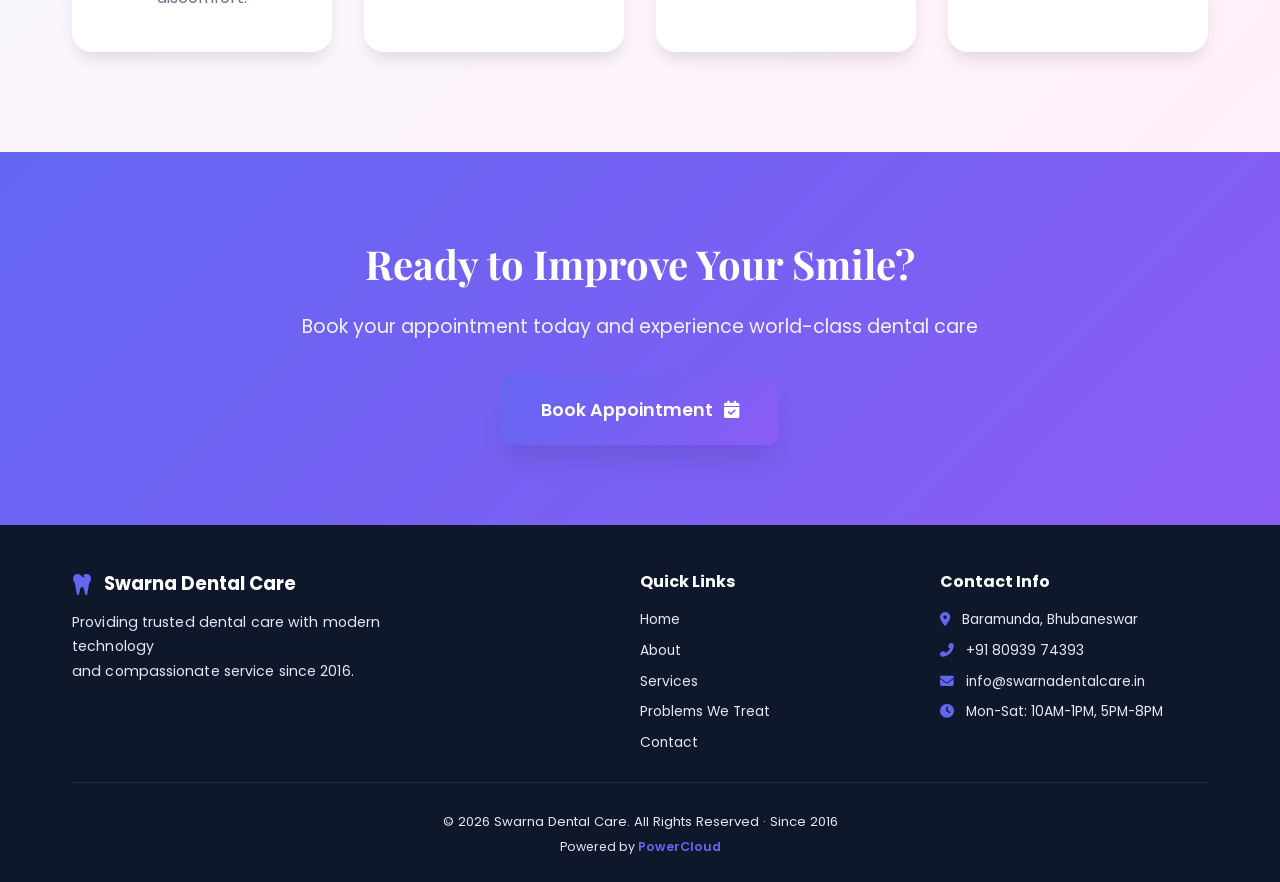
<file: Services/index.html>
<!DOCTYPE html>
<html lang="en">
<head>
    <meta charset="UTF-8">
    <meta name="viewport" content="width=device-width, initial-scale=1.0">
    <title>Dental Services in Bhubaneswar | General, Cosmetic, Restorative & Surgical | Swarna Dental Care</title>

    <meta name="description" content="Explore all dental treatments at Swarna Dental Care, Baramunda, Bhubaneswar — General Dentistry, Cosmetic Transformations, Restorative Procedures & Surgical Procedures, all under one roof.">
    <meta name="keywords" content="Dental Services Bhubaneswar, Root Canal Treatment, Dental Implants, Veneers, Braces, Scaling, Crowns and Bridges, Wisdom Tooth Removal, Smile Design, Swarna Dental Care">
    <meta name="author" content="Swarna Dental Care">
    <meta name="robots" content="index, follow">
    <link rel="canonical" href="https://swarnadentalcare.in/Services">

    <meta property="og:title" content="Dental Services – Swarna Dental Care, Bhubaneswar">
    <meta property="og:description" content="General Dentistry, Cosmetic Transformations, Restorative Procedures & Surgical Procedures — all under one roof in Baramunda, Bhubaneswar.">
    <meta property="og:image" content="https://swarnadentalcare.in/images/clinic1.jpg">
    <meta property="og:url" content="https://swarnadentalcare.in/Services">
    <meta property="og:type" content="website">

    <link rel="preconnect" href="https://fonts.googleapis.com">
    <link rel="preconnect" href="https://fonts.gstatic.com" crossorigin>
    <link href="https://fonts.googleapis.com/css2?family=Poppins:wght@300;400;500;600;700;800;900&family=Playfair+Display:wght@700;900&display=swap" rel="stylesheet">

    <link rel="stylesheet" href="https://cdnjs.cloudflare.com/ajax/libs/font-awesome/6.4.0/css/all.min.css">
    <link href="https://unpkg.com/aos@2.3.1/dist/aos.css" rel="stylesheet">

    <link rel="icon" type="image/png" href="../images/logo.png">
    <link rel="stylesheet" href="../css/styles.css">
    <link rel="stylesheet" href="../css/cursor.css">
    <link rel="stylesheet" href="../css/social-bar.css">

    <script type="application/ld+json">
    {
      "@context": "https://schema.org",
      "@type": "Service",
      "serviceType": "Dental Care",
      "provider": {
        "@type": "Dentist",
        "name": "Swarna Dental Care",
        "telephone": "+91-8093974393",
        "email": "info@swarnadentalcare.in",
        "url": "https://swarnadentalcare.in/"
      },
      "areaServed": "Bhubaneswar",
      "hasOfferCatalog": {
        "@type": "OfferCatalog",
        "name": "Dental Treatments",
        "itemListElement": [
          {"@type":"Offer","itemOffered":{"@type":"MedicalProcedure","name":"Preventive & Routine Care"}},
          {"@type":"Offer","itemOffered":{"@type":"MedicalProcedure","name":"Gum Disease Treatment"}},
          {"@type":"Offer","itemOffered":{"@type":"MedicalProcedure","name":"Scaling"}},
          {"@type":"Offer","itemOffered":{"@type":"MedicalProcedure","name":"Orthodontics"}},
          {"@type":"Offer","itemOffered":{"@type":"MedicalProcedure","name":"Veneers"}},
          {"@type":"Offer","itemOffered":{"@type":"MedicalProcedure","name":"Smile Design"}},
          {"@type":"Offer","itemOffered":{"@type":"MedicalProcedure","name":"Root Canal Treatment"}},
          {"@type":"Offer","itemOffered":{"@type":"MedicalProcedure","name":"Dental Fillings"}},
          {"@type":"Offer","itemOffered":{"@type":"MedicalProcedure","name":"Crowns and Bridges"}},
          {"@type":"Offer","itemOffered":{"@type":"MedicalProcedure","name":"Dentures"}},
          {"@type":"Offer","itemOffered":{"@type":"MedicalProcedure","name":"Dental Implants"}},
          {"@type":"Offer","itemOffered":{"@type":"MedicalProcedure","name":"Tooth Extraction"}},
          {"@type":"Offer","itemOffered":{"@type":"MedicalProcedure","name":"Wisdom Tooth Removal"}}
        ]
      }
    }
    </script>
</head>
<body>
    <!-- Navigation -->
    <nav class="navbar" id="navbar">
        <div class="container">
            <a href="../" class="logo">
                <img src="../images/logo.png" alt="Swarna Dental Care" class="logo-img">
                <div class="logo-text">
                    <span class="logo-main">Swarna Dental Care</span><br>
                    <span class="logo-sub">Excellence Since 2016</span>
                </div>
            </a>

            <ul class="nav-menu" id="navMenu">
                <li><a href="../" class="nav-link">Home</a></li>
                <li><a href="../About/" class="nav-link">About</a></li>
                <li><a href="./" class="nav-link active">Services</a></li>
                <li><a href="../Problems/" class="nav-link">Problems We Treat</a></li>
                <li><a href="../Blog/" class="nav-link">Blog</a></li>
                <li><a href="../Contact/" class="nav-link">Contact</a></li>
                <li>
                    <a href="../Appointment/" class="btn-call-nav">
                        <i class="fas fa-calendar-check"></i>
                        <span>Get Appointment</span>
                    </a>
                </li>
            </ul>

            <div class="hamburger" id="hamburger">
                <span></span>
                <span></span>
                <span></span>
            </div>
        </div>
        <div class="progress-bar" id="progressBar"></div>
    </nav>

    <!-- Services Hero -->
    <section class="page-hero" style="background-image: url('../images/clinic1.jpg');">
        <div class="page-hero-content">
            <h1 data-aos="fade-up">Our Dental Services</h1>
            <p data-aos="fade-up" data-aos-delay="100">21+ treatments across 4 specialities — comprehensive care under one roof</p>
        </div>
    </section>

    <!-- Trust strip -->
    <section style="padding: 3rem 0 0;">
        <div class="container">
            <div class="trust-strip" data-aos="fade-up">
                <div class="trust-item">
                    <div class="trust-number"><span data-counter="9">0</span>+</div>
                    <div class="trust-label">Years of Trust</div>
                </div>
                <div class="trust-item">
                    <div class="trust-number"><span data-counter="2500" data-suffix="+">0</span></div>
                    <div class="trust-label">Happy Patients</div>
                </div>
                <div class="trust-item">
                    <div class="trust-number"><span data-counter="21" data-suffix="+">0</span></div>
                    <div class="trust-label">Treatments Offered</div>
                </div>
                <div class="trust-item">
                    <div class="trust-number">5.0<i class="fas fa-star" style="color:var(--gold); font-size:1rem; margin-left:4px;"></i></div>
                    <div class="trust-label">Google Rating</div>
                </div>
            </div>
        </div>
    </section>

    <!-- Services Tabs -->
    <section class="services-section">
        <div class="container">
            <div class="section-header" data-aos="fade-up">
                <span class="section-label">What We Offer</span>
                <h2 class="section-title">Explore Our <span class="gradient-text">Complete Treatment Menu</span></h2>
                <p class="section-subtitle">Tap a category below to see every treatment we provide, explained simply.</p>
            </div>

            <div class="service-tabs-nav" data-aos="fade-up">
                <button class="service-tab-btn active" data-tab="tab-general">
                    <i class="fas fa-tooth"></i> General Dentistry
                </button>
                <button class="service-tab-btn" data-tab="tab-cosmetic">
                    <i class="fas fa-wand-magic-sparkles"></i> Cosmetic Transformations
                </button>
                <button class="service-tab-btn" data-tab="tab-restorative">
                    <i class="fas fa-tools"></i> Restorative Procedures
                </button>
                <button class="service-tab-btn" data-tab="tab-surgical">
                    <i class="fas fa-user-doctor"></i> Surgical Procedures
                </button>
            </div>

            <!-- GENERAL DENTISTRY -->
            <div class="service-category-panel active" id="tab-general">
                <div class="category-intro" data-aos="fade-up">
                    <h3>General Dentistry</h3>
                    <p>The foundation of a healthy smile — routine care that prevents problems before they start.</p>
                </div>
                <div class="service-items-grid">
                    <div class="service-item-card" data-aos="fade-up" data-aos-delay="50">
                        <div class="service-item-icon"><i class="fas fa-calendar-check"></i></div>
                        <h4>Preventive &amp; Routine Care</h4>
                        <p>Regular checkups and cleanings that catch problems early, so small issues never turn into big, expensive ones.</p>
                        <a href="../Appointment/" target="_blank" class="service-item-link">Book Now <i class="fas fa-arrow-right"></i></a>
                    </div>
                    <div class="service-item-card" data-aos="fade-up" data-aos-delay="100">
                        <div class="service-item-icon"><i class="fas fa-disease"></i></div>
                        <h4>Gum Disease Treatment</h4>
                        <p>Gentle, thorough treatment for gingivitis and periodontal disease that protects the foundation of your smile.</p>
                        <a href="../Appointment/" target="_blank" class="service-item-link">Book Now <i class="fas fa-arrow-right"></i></a>
                    </div>
                    <div class="service-item-card" data-aos="fade-up" data-aos-delay="150">
                        <div class="service-item-icon"><i class="fas fa-broom"></i></div>
                        <h4>Scaling</h4>
                        <p>Professional removal of plaque and tartar build-up, leaving teeth smooth, clean and noticeably fresher.</p>
                        <a href="../Appointment/" target="_blank" class="service-item-link">Book Now <i class="fas fa-arrow-right"></i></a>
                    </div>
                    <div class="service-item-card" data-aos="fade-up" data-aos-delay="200">
                        <div class="service-item-icon"><i class="fas fa-moon"></i></div>
                        <h4>Nightguards / Mouthguards</h4>
                        <p>Custom-fitted guards that protect your teeth from grinding, clenching, and sports-related impact.</p>
                        <a href="../Appointment/" target="_blank" class="service-item-link">Book Now <i class="fas fa-arrow-right"></i></a>
                    </div>
                    <div class="service-item-card" data-aos="fade-up" data-aos-delay="250">
                        <div class="service-item-icon"><i class="fas fa-kit-medical"></i></div>
                        <h4>Dental Emergency</h4>
                        <p>Prompt attention for sudden pain, swelling, broken teeth or trauma — because emergencies can't wait.</p>
                        <a href="tel:+918093974393" class="service-item-link">Call Now <i class="fas fa-arrow-right"></i></a>
                    </div>
                </div>
            </div>

            <!-- COSMETIC TRANSFORMATIONS -->
            <div class="service-category-panel" id="tab-cosmetic">
                <div class="category-intro" data-aos="fade-up">
                    <h3>Cosmetic Transformations</h3>
                    <p>Because confidence starts with a smile you love — modern aesthetics with lasting results.</p>
                </div>
                <div class="service-items-grid">
                    <div class="service-item-card" data-aos="fade-up" data-aos-delay="50">
                        <div class="service-item-icon"><i class="fas fa-align-center"></i></div>
                        <h4>Orthodontics</h4>
                        <p>Braces and aligner options that gradually straighten teeth and correct bite issues for a healthier smile.</p>
                        <a href="../Appointment/" target="_blank" class="service-item-link">Book Now <i class="fas fa-arrow-right"></i></a>
                    </div>
                    <div class="service-item-card" data-aos="fade-up" data-aos-delay="100">
                        <div class="service-item-icon"><i class="fas fa-layer-group"></i></div>
                        <h4>Veneers</h4>
                        <p>Ultra-thin, natural-looking shells that instantly transform chips, gaps, discoloration and uneven teeth.</p>
                        <a href="../Appointment/" target="_blank" class="service-item-link">Book Now <i class="fas fa-arrow-right"></i></a>
                    </div>
                    <div class="service-item-card" data-aos="fade-up" data-aos-delay="150">
                        <div class="service-item-icon"><i class="fas fa-smile-beam"></i></div>
                        <h4>Smile Design</h4>
                        <p>A personalised, carefully planned makeover that balances shape, colour and symmetry for your ideal smile.</p>
                        <a href="../Appointment/" target="_blank" class="service-item-link">Book Now <i class="fas fa-arrow-right"></i></a>
                    </div>
                    <div class="service-item-card" data-aos="fade-up" data-aos-delay="200">
                        <div class="service-item-icon"><i class="fas fa-tooth"></i></div>
                        <h4>Gummy Smile Treatment</h4>
                        <p>Precise gum contouring that corrects excess gum display and reveals more of your natural tooth.</p>
                        <a href="../Appointment/" target="_blank" class="service-item-link">Book Now <i class="fas fa-arrow-right"></i></a>
                    </div>
                    <div class="service-item-card" data-aos="fade-up" data-aos-delay="250">
                        <div class="service-item-icon"><i class="fas fa-clock"></i></div>
                        <h4>Same Day Crowns</h4>
                        <p>Advanced technology that designs and fits a durable crown in a single visit — no waiting, no second appointment.</p>
                        <a href="../Appointment/" target="_blank" class="service-item-link">Book Now <i class="fas fa-arrow-right"></i></a>
                    </div>
                </div>
            </div>

            <!-- RESTORATIVE PROCEDURES -->
            <div class="service-category-panel" id="tab-restorative">
                <div class="category-intro" data-aos="fade-up">
                    <h3>Restorative Procedures</h3>
                    <p>Rebuilding strength, function and comfort with durable, natural-looking solutions.</p>
                </div>
                <div class="service-items-grid">
                    <div class="service-item-card" data-aos="fade-up" data-aos-delay="50">
                        <div class="service-item-icon"><i class="fas fa-tooth"></i></div>
                        <h4>Root Canal Treatment</h4>
                        <p>Comfortable, modern endodontic care that saves infected teeth and relieves pain for good.</p>
                        <a href="../Appointment/" target="_blank" class="service-item-link">Book Now <i class="fas fa-arrow-right"></i></a>
                    </div>
                    <div class="service-item-card" data-aos="fade-up" data-aos-delay="100">
                        <div class="service-item-icon"><i class="fas fa-fill-drip"></i></div>
                        <h4>Fillings</h4>
                        <p>Tooth-coloured fillings that repair cavities almost invisibly while restoring strength and function.</p>
                        <a href="../Appointment/" target="_blank" class="service-item-link">Book Now <i class="fas fa-arrow-right"></i></a>
                    </div>
                    <div class="service-item-card" data-aos="fade-up" data-aos-delay="150">
                        <div class="service-item-icon"><i class="fas fa-crown"></i></div>
                        <h4>Crowns</h4>
                        <p>Custom-made caps that rebuild damaged or weakened teeth back to their full strength and shape.</p>
                        <a href="../Appointment/" target="_blank" class="service-item-link">Book Now <i class="fas fa-arrow-right"></i></a>
                    </div>
                    <div class="service-item-card" data-aos="fade-up" data-aos-delay="200">
                        <div class="service-item-icon"><i class="fas fa-grip-lines"></i></div>
                        <h4>Bridges</h4>
                        <p>A fixed solution that replaces one or more missing teeth by anchoring securely to neighbouring teeth.</p>
                        <a href="../Appointment/" target="_blank" class="service-item-link">Book Now <i class="fas fa-arrow-right"></i></a>
                    </div>
                    <div class="service-item-card" data-aos="fade-up" data-aos-delay="250">
                        <div class="service-item-icon"><i class="fas fa-teeth"></i></div>
                        <h4>Dentures</h4>
                        <p>Comfortable, natural-looking full or partial dentures crafted for a confident bite and smile.</p>
                        <a href="../Appointment/" target="_blank" class="service-item-link">Book Now <i class="fas fa-arrow-right"></i></a>
                    </div>
                    <div class="service-item-card" data-aos="fade-up" data-aos-delay="300">
                        <div class="service-item-icon"><i class="fas fa-link"></i></div>
                        <h4>Splinting</h4>
                        <p>Stabilises loose teeth caused by gum disease or injury by securing them to neighbouring teeth.</p>
                        <a href="../Appointment/" target="_blank" class="service-item-link">Book Now <i class="fas fa-arrow-right"></i></a>
                    </div>
                </div>
            </div>

            <!-- SURGICAL PROCEDURES -->
            <div class="service-category-panel" id="tab-surgical">
                <div class="category-intro" data-aos="fade-up">
                    <h3>Surgical Procedures</h3>
                    <p>Precise, minimally uncomfortable surgical care backed by careful planning and aftercare.</p>
                </div>
                <div class="service-items-grid">
                    <div class="service-item-card" data-aos="fade-up" data-aos-delay="50">
                        <div class="service-item-icon"><i class="fas fa-bone"></i></div>
                        <h4>Implants</h4>
                        <p>Long-lasting, natural-feeling replacements for missing teeth that also help protect jawbone health.</p>
                        <a href="../Appointment/" target="_blank" class="service-item-link">Book Now <i class="fas fa-arrow-right"></i></a>
                    </div>
                    <div class="service-item-card" data-aos="fade-up" data-aos-delay="100">
                        <div class="service-item-icon"><i class="fas fa-hand-holding-medical"></i></div>
                        <h4>Tooth Extractions</h4>
                        <p>Safe, gentle removal of severely damaged, decayed or problematic teeth when saving them isn't possible.</p>
                        <a href="../Appointment/" target="_blank" class="service-item-link">Book Now <i class="fas fa-arrow-right"></i></a>
                    </div>
                    <div class="service-item-card" data-aos="fade-up" data-aos-delay="150">
                        <div class="service-item-icon"><i class="fas fa-tooth"></i></div>
                        <h4>Wisdom Tooth Removal</h4>
                        <p>Expert surgical removal of impacted or troublesome wisdom teeth with a smooth, well-managed recovery.</p>
                        <a href="../Appointment/" target="_blank" class="service-item-link">Book Now <i class="fas fa-arrow-right"></i></a>
                    </div>
                </div>
            </div>
        </div>
    </section>

    <!-- Problems We Treat teaser -->
    <section class="service-details">
        <div class="container">
            <div class="section-header" data-aos="fade-up">
                <span class="section-label">Not Sure What You Need?</span>
                <h2 class="section-title">Search by <span class="gradient-text">Symptom, Not Jargon</span></h2>
                <p class="section-subtitle">Not sure which treatment fits your problem? Browse by symptom instead.</p>
            </div>
            <div style="text-align:center;" data-aos="zoom-in">
                <a href="../Problems/" class="btn btn-primary btn-large">
                    <i class="fas fa-stethoscope"></i> <span>See Problems We Treat</span>
                </a>
            </div>
        </div>
    </section>

    <!-- Service Details Section -->
    <section class="service-details">
        <div class="container">
            <div class="section-header" data-aos="fade-up">
                <h2 class="section-title">Why Choose Our <span class="gradient-text">Services</span></h2>
            </div>

            <div class="details-grid">
                <div class="detail-card" data-aos="fade-up" data-aos-delay="100">
                    <div class="detail-icon">
                        <i class="fas fa-microscope"></i>
                    </div>
                    <h3>Latest Technology</h3>
                    <p>State-of-the-art equipment ensures precise diagnosis and effective treatment with minimal discomfort.</p>
                </div>

                <div class="detail-card" data-aos="fade-up" data-aos-delay="200">
                    <div class="detail-icon">
                        <i class="fas fa-user-md"></i>
                    </div>
                    <h3>Expert Team</h3>
                    <p>Highly qualified dentists with years of experience in all aspects of modern dentistry.</p>
                </div>

                <div class="detail-card" data-aos="fade-up" data-aos-delay="300">
                    <div class="detail-icon">
                        <i class="fas fa-hand-holding-heart"></i>
                    </div>
                    <h3>Patient Care</h3>
                    <p>We treat every patient with compassion and ensure maximum comfort during every visit.</p>
                </div>

                <div class="detail-card" data-aos="fade-up" data-aos-delay="400">
                    <div class="detail-icon">
                        <i class="fas fa-dollar-sign"></i>
                    </div>
                    <h3>Affordable Prices</h3>
                    <p>Transparent pricing with no hidden costs. Quality dental care that fits your budget.</p>
                </div>
            </div>
        </div>
    </section>

    <!-- CTA Section -->
    <section class="cta-section">
        <div class="container">
            <div class="cta-content" data-aos="fade-up">
                <h2>Ready to Improve Your Smile?</h2>
                <p>Book your appointment today and experience world-class dental care</p>
                <a href="../Appointment/" target="_blank" class="btn btn-primary btn-large">
                    <span>Book Appointment</span>
                    <i class="fas fa-calendar-check"></i>
                </a>
            </div>
        </div>
    </section>

    <!-- Social Media Bar -->
    <div class="social-media-bar">
        <button class="social-bar-toggle" title="Follow Us">
            <i class="fas fa-share-alt"></i>
        </button>
        <div class="social-bar-links">
            <a href="https://www.facebook.com/share/1LB9zmMrTS/?mibextid=wwXIfr" target="_blank" title="Facebook" data-label="Facebook">
                <i class="fab fa-facebook-f"></i>
            </a>
            <a href="https://www.instagram.com/swarna_dental_care" target="_blank" title="Instagram" data-label="Instagram">
                <i class="fab fa-instagram"></i>
            </a>
            <a href="https://share.google/HYoYxW5LztIufdFtY" target="_blank" title="Google Reviews" data-label="Google Reviews">
                <i class="fab fa-google"></i>
            </a>
            <a href="https://wa.me/918093974393" target="_blank" title="WhatsApp" data-label="WhatsApp">
                <i class="fab fa-whatsapp"></i>
            </a>
        </div>
    </div>
    <!-- Footer -->
    <footer class="footer">
        <div class="container">
            <div class="footer-content">
                <div class="footer-brand">
                    <div class="footer-logo">
                        <i class="fas fa-tooth"></i>
                        <span>Swarna Dental Care</span>
                    </div>
                    <p>Providing trusted dental care with modern technology<br class="footer-brand-break">and compassionate service since 2016.</p>
                </div>

                <div class="footer-links">
                    <h4>Quick Links</h4>
                    <ul>
                        <li><a href="../">Home</a></li>
                        <li><a href="../About/">About</a></li>
                        <li><a href="./">Services</a></li>
                        <li><a href="../Problems/">Problems We Treat</a></li>
                        <li><a href="../Contact/">Contact</a></li>
                    </ul>
                </div>

                <div class="footer-contact">
                    <h4>Contact Info</h4>
                    <ul>
                        <li><i class="fas fa-map-marker-alt"></i> Baramunda, Bhubaneswar</li>
                        <li><i class="fas fa-phone-alt"></i> <a href="tel:+918093974393">+91 80939 74393</a></li>
                        <li><i class="fas fa-envelope"></i> <a href="mailto:info@swarnadentalcare.in">info@swarnadentalcare.in</a></li>
                        <li><i class="fas fa-clock"></i> Mon-Sat: 10AM-1PM, 5PM-8PM</li>
                    </ul>
                </div>
            </div>

            <div class="footer-bottom">
                <p>&copy; <span id="current-year"></span> Swarna Dental Care. All Rights Reserved · Since 2016</p>
                <p class="powered-by">Powered by <a href="https://powercloud.in/" target="_blank">PowerCloud</a></p>
            </div>
        </div>
    </footer>

    <!-- WhatsApp Float -->
    <a href="https://wa.me/918093974393" class="whatsapp-float" target="_blank" aria-label="WhatsApp">
        <i class="fab fa-whatsapp"></i>
        <span class="whatsapp-text">Chat with us</span>
    </a>

    <!-- Scroll to Top -->
    <button class="scroll-top" id="scrollTop">
        <i class="fas fa-arrow-up"></i>
    </button>

    <!-- Swaboot Chatbot -->
    <button class="swaboot-launcher" id="swabootLauncher" aria-label="Open Swaboot Chat">
        <i class="fas fa-comment-dots swaboot-icon-open"></i>
        <i class="fas fa-times swaboot-icon-close"></i>
        <span class="swaboot-badge" id="swabootBadge">1</span>
    </button>

    <div class="swaboot-window" id="swabootWindow" role="dialog" aria-label="Swaboot Dental Assistant">
        <div class="swaboot-header">
            <div class="swaboot-avatar-wrap">
                <span class="swaboot-avatar-emoji">🦷</span>
                <span class="swaboot-online-dot"></span>
            </div>
            <div class="swaboot-header-info">
                <h3>Swaboot</h3>
                <span>Swarna Dental Assistant</span>
            </div>
            <button class="swaboot-close-btn" id="swabootClose" aria-label="Close">
                <i class="fas fa-times"></i>
            </button>
        </div>
        <div class="swaboot-messages" id="swabootMessages"></div>
        <div class="swaboot-input-wrap">
            <input type="text" id="swabootInput" class="swaboot-input" placeholder="Ask about appointments, treatments…" autocomplete="off"/>
            <button class="swaboot-send" id="swabootSend" aria-label="Send">
                <i class="fas fa-paper-plane"></i>
            </button>
        </div>
    </div>

    <script src="https://unpkg.com/aos@2.3.1/dist/aos.js"></script>
    <script src="../js/shared.js"></script>
    <script src="../js/social-bar.js"></script>

    <script src="../js/swaboot.js"></script>
</body>
</html>
</file>
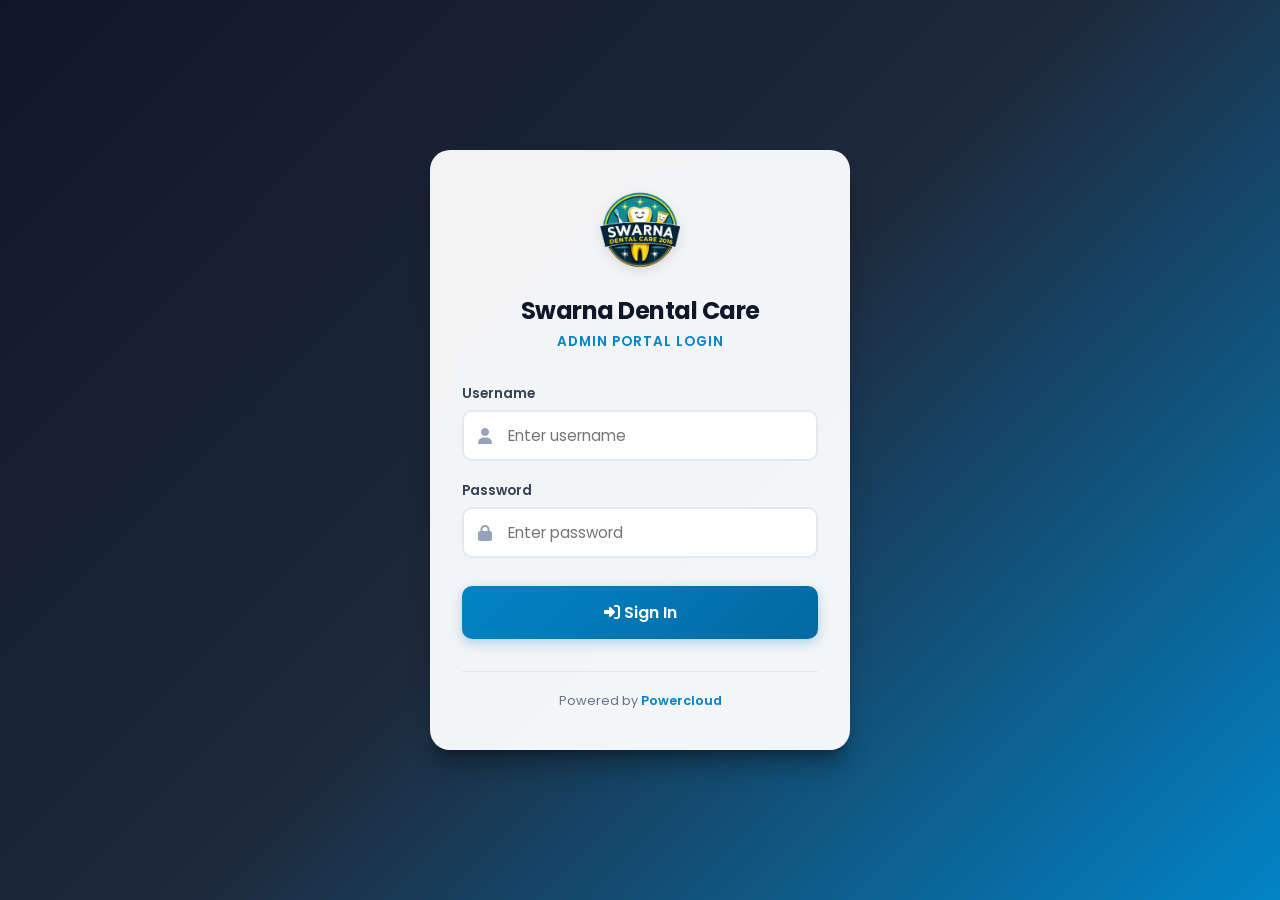
<file: admin/dashboard.html>
<!DOCTYPE html>
<html lang="en">
<head>
    <meta charset="UTF-8">
    <meta name="viewport" content="width=device-width, initial-scale=1.0">
    <title>Admin Dashboard - Swarna Dental Care</title>
    <link rel="icon" type="image/png" href="../images/logo.png">
    <link href="https://fonts.googleapis.com/css2?family=Poppins:wght@300;400;500;600;700&display=swap" rel="stylesheet">
    <link rel="stylesheet" href="https://cdnjs.cloudflare.com/ajax/libs/font-awesome/6.4.0/css/all.min.css">
    
    <style>
        * { box-sizing: border-box; margin: 0; padding: 0; font-family: 'Poppins', sans-serif; }
        body { background: #f1f5f9; color: #334155; min-height: 100vh; display: flex; flex-direction: column; }

        /* Top Header */
        .top-navbar {
            background: #ffffff;
            padding: 1rem 2rem;
            display: flex;
            justify-content: space-between;
            align-items: center;
            box-shadow: 0 2px 10px rgba(0,0,0,0.05);
            position: sticky;
            top: 0;
            z-index: 100;
        }

        .brand-info { display: flex; align-items: center; gap: 1rem; }
        .brand-info img { width: 45px; height: 45px; object-fit: contain; }
        .brand-text h1 { font-size: 1.15rem; color: #0f172a; font-weight: 700; line-height: 1.2; }
        .brand-text p { font-size: 0.75rem; color: #0284c7; font-weight: 600; }

        .btn-logout {
            background: #fef2f2;
            color: #ef4444;
            border: 1px solid #fecaca;
            padding: 0.5rem 1rem;
            border-radius: 8px;
            font-weight: 600;
            font-size: 0.85rem;
            cursor: pointer;
            display: flex;
            align-items: center;
            gap: 0.5rem;
            transition: all 0.2s ease;
        }
        .btn-logout:hover { background: #ef4444; color: #fff; }

        /* Dashboard Container */
        .container { max-width: 1200px; margin: 2rem auto; padding: 0 1.5rem; flex: 1; width: 100%; }

        /* Welcome Banner */
        .welcome-card {
            background: linear-gradient(135deg, #0284c7 0%, #0369a1 100%);
            color: #ffffff;
            border-radius: 16px;
            padding: 2rem;
            margin-bottom: 2rem;
            box-shadow: 0 10px 15px -3px rgba(2, 132, 199, 0.2);
            display: flex;
            justify-content: space-between;
            align-items: center;
        }
        .welcome-card h2 { font-size: 1.5rem; font-weight: 700; margin-bottom: 0.3rem; }
        .welcome-card p { opacity: 0.9; font-size: 0.9rem; }

        /* Navigation Tabs */
        .tabs { display: flex; gap: 0.75rem; border-bottom: 2px solid #e2e8f0; margin-bottom: 1.5rem; }
        .tab-btn {
            padding: 0.85rem 1.5rem;
            border: none;
            background: transparent;
            font-size: 0.95rem;
            font-weight: 600;
            color: #64748b;
            cursor: pointer;
            border-bottom: 3px solid transparent;
            display: flex;
            align-items: center;
            gap: 0.5rem;
            transition: all 0.2s ease;
        }
        .tab-btn.active { color: #0284c7; border-bottom-color: #0284c7; }

        .tab-content { display: none; }
        .tab-content.active { display: block; }

        /* Cards & Forms */
        .card { background: #ffffff; padding: 1.75rem; border-radius: 16px; box-shadow: 0 4px 6px -1px rgba(0,0,0,0.05); margin-bottom: 1.5rem; }
        .card-header { margin-bottom: 1.5rem; font-size: 1.1rem; color: #0f172a; font-weight: 600; display: flex; align-items: center; gap: 0.5rem; }

        .form-group { margin-bottom: 1.2rem; }
        .form-group label { display: block; font-size: 0.85rem; font-weight: 600; margin-bottom: 0.4rem; color: #475569; }
        .form-group input, .form-group textarea, .form-group select {
            width: 100%; padding: 0.75rem; border: 1px solid #cbd5e1; border-radius: 8px; font-size: 0.9rem; outline: none; transition: border 0.2s ease;
        }
        .form-group input:focus, .form-group textarea:focus { border-color: #0284c7; }

        /* Tables & Filters */
        .filter-bar { display: flex; gap: 1rem; align-items: center; margin-bottom: 1.25rem; background: #f8fafc; padding: 0.85rem; border-radius: 10px; border: 1px solid #e2e8f0; }
        table { width: 100%; border-collapse: collapse; font-size: 0.85rem; }
        th, td { padding: 0.85rem; border-bottom: 1px solid #f1f5f9; text-align: left; vertical-align: middle; }
        th { background: #f8fafc; font-weight: 600; color: #475569; }

        /* Buttons */
        .btn { padding: 0.6rem 1.2rem; border: none; border-radius: 8px; cursor: pointer; font-weight: 600; font-size: 0.85rem; display: inline-flex; align-items: center; gap: 0.4rem; transition: all 0.2s ease; }
        .btn-primary { background: #0284c7; color: white; }
        .btn-primary:hover { background: #0369a1; }
        .btn-danger { background: #ef4444; color: white; }
        .btn-secondary { background: #e2e8f0; color: #475569; }

        /* Footer */
        .admin-footer { text-align: center; padding: 1.5rem; background: #ffffff; border-top: 1px solid #e2e8f0; font-size: 0.85rem; color: #64748b; margin-top: auto; }
        .admin-footer a { color: #0284c7; text-decoration: none; font-weight: 600; }

        /* Pagination */
        .pagination { display: flex; justify-content: space-between; align-items: center; margin-top: 1.25rem; }
    </style>
</head>
<body>

    <!-- Top Navigation Header -->
    <div class="top-navbar">
        <div class="brand-info">
            <img src="../images/logo.png" alt="Logo" onerror="this.src='../images/logo.png'">
            <div class="brand-text">
                <h1>Swarna Dental Care</h1>
                <p>ADMINISTRATION PANEL</p>
            </div>
        </div>
        <button class="btn-logout" onclick="logout()">
            <i class="fas fa-sign-out-alt"></i> Logout
        </button>
    </div>

    <div class="container">
        
        <!-- Personalized Welcome Banner -->
        <div class="welcome-card">
            <div>
                <h2>Welcome, Dr. Sibarpita Subhadarshi Sahu 👋</h2>
                <p>Manage your appointments, published blogs, and patient details with ease.</p>
            </div>
            <i class="fas fa-user-md fa-3x" style="opacity: 0.3;"></i>
        </div>

        <!-- Navigation Tabs -->
        <div class="tabs">
            <button class="tab-btn active" onclick="switchTab('newBlog')"><i class="fas fa-pen"></i> New Blog Post</button>
            <button class="tab-btn" onclick="switchTab('allBlogs')"><i class="fas fa-newspaper"></i> All Blog Posts</button>
            <button class="tab-btn" onclick="switchTab('appointments')"><i class="fas fa-calendar-check"></i> Appointment Requests</button>
        </div>

        <!-- TAB 1: New Blog Post -->
        <div id="tab-newBlog" class="tab-content active">
            <div class="card">
                <div class="card-header"><i class="fas fa-plus-circle"></i> Create New Blog Post</div>
                <form onsubmit="handleAddBlog(event)">
                    <div class="form-group">
                        <label>Blog Title *</label>
                        <input type="text" id="blogTitle" placeholder="e.g. Benefits of Dental Implants" required>
                    </div>
                    <div class="form-group">
                        <label>Description / Content *</label>
                        <textarea id="blogDesc" rows="6" placeholder="Write full blog content here..." required></textarea>
                    </div>
                    <div class="form-group">
                        <label>Cover Image (Upload file to Google Drive)</label>
                        <input type="file" id="blogFile" accept="image/*">
                    </div>
                    <div class="form-group">
                        <label>Author Name</label>
                        <input type="text" id="blogAuthor" value="Dr. Sibarpita Subhadarshi Sahu">
                    </div>
                    <button type="submit" class="btn btn-primary" id="blogBtn"><i class="fas fa-paper-plane"></i> Publish Post</button>
                </form>
            </div>
        </div>

        <!-- TAB 2: All Blog Posts -->
        <div id="tab-allBlogs" class="tab-content">
            <div class="card">
                <div class="card-header"><i class="fas fa-list"></i> Published Blog Posts (Newest First)</div>
                <div style="overflow-x:auto;">
                    <table>
                        <thead>
                            <tr>
                                <th>Image</th>
                                <th>Date</th>
                                <th>Title</th>
                                <th>Author</th>
                                <th>Action</th>
                            </tr>
                        </thead>
                        <tbody id="blogsBody"></tbody>
                    </table>
                </div>
            </div>
        </div>

        <!-- TAB 3: Appointment Requests -->
<div id="tab-appointments" class="tab-content">
    <div class="card">
        <div class="card-header"><i class="fas fa-clock"></i> Patient Appointments</div>

        <!-- Search & Filter Bar -->
        <div class="filter-bar" style="display: flex; gap: 1rem; flex-wrap: wrap; align-items: center; margin-bottom: 1.25rem;">
            <div style="flex: 1; min-width: 220px; position: relative;">
                <input type="text" id="searchInput" placeholder="Search by Booking ID, Name, or Mobile..." oninput="applyAppointmentFilter()" style="width: 100%; padding: 0.65rem 0.75rem 0.65rem 2.2rem; border: 1px solid #cbd5e1; border-radius: 8px;">
                <i class="fas fa-search" style="position: absolute; left: 0.75rem; top: 50%; transform: translateY(-50%); color: #94a3b8;"></i>
            </div>
            
            <div style="display: flex; gap: 0.5rem; align-items: center;">
                <label><b>Date:</b></label>
                <input type="date" id="filterDate" onchange="applyAppointmentFilter()" style="padding: 0.6rem; border: 1px solid #cbd5e1; border-radius: 8px;">
                <button class="btn btn-secondary" onclick="clearFilters()"><i class="fas fa-undo"></i> Clear</button>
            </div>
        </div>

        <div style="overflow-x:auto;">
            <table style="min-width: 1000px;">
                <thead>
                    <tr>
                        <th style="width: 110px;">Booking ID</th>
                        <th style="width: 120px;">Booked On</th>
                        <th style="width: 220px;">Patient Details</th>
                        <th style="width: 130px;">Appt Date & Slot</th>
                        <th style="width: 110px;">Visit & Duration</th>
                        <th style="width: 180px;">Problem & Pain</th>
                        <th style="width: 100px;">Status</th>
                        <th style="width: 110px;">Action</th>
                    </tr>
                </thead>
                <tbody id="apptsBody"></tbody>
            </table>
        </div>

        <!-- Pagination -->
        <div class="pagination">
            <span id="pageInfo">Showing page 1</span>
            <div style="display: flex; gap: 0.5rem;">
                <button class="btn btn-secondary" id="prevBtn" onclick="changePage(-1)">Previous</button>
                <button class="btn btn-secondary" id="nextBtn" onclick="changePage(1)">Next</button>
            </div>
        </div>
    </div>
</div>

                <!-- Pagination -->
                <div class="pagination">
                    <span id="pageInfo">Showing page 1</span>
                    <div style="display: flex; gap: 0.5rem;">
                        <button class="btn btn-secondary" id="prevBtn" onclick="changePage(-1)">Previous</button>
                        <button class="btn btn-secondary" id="nextBtn" onclick="changePage(1)">Next</button>
                    </div>
                </div>
            </div>
        </div>

    </div>

    <!-- Dashboard Footer -->
    <footer class="admin-footer">
        <p>&copy; 2026 Swarna Dental Care · Powered by <a href="https://powercloud.in/" target="_blank">Powercloud</a></p>
    </footer>

    <script src="../js/admin.js"></script>
</body>
</html>
</file>
<file: css/styles.css>
/* ===== MODERN ADVANCED DENTAL WEBSITE CSS ===== */

:root {
    /* === BRAND COLOR PALETTE ===
       Everything on the site is driven from these variables.
       To re-theme the whole website, change the values below only —
       nothing else needs to be touched. */
    --primary: #6366f1;
    --secondary: #8b5cf6;
    --accent: #14b8a6;
    --success: #10b981;
    --dark: #0f172a;
    --dark-light: #1e293b;
    --light: #f8fafc;
    --light-dark: #e2e8f0;
    --white: #ffffff;
    --text: #1e293b;
    --text-light: #64748b;
    --text-muted: #94a3b8;

    /* "Swarna" means gold — a subtle gold accent ties the visuals to the brand name */
    --gold: #d4af37;
    --gold-light: #f4e5b2;
    --google-blue: #4285F4;
    --google-red: #EA4335;
    --google-yellow: #FBBC05;
    --google-green: #34A853;
    
    --gradient-primary: linear-gradient(135deg, #6366f1 0%, #8b5cf6 100%);
    --gradient-gold: linear-gradient(135deg, #f4e5b2 0%, #d4af37 60%, #b8860b 100%);
    --shadow-md: 0 10px 15px -3px rgba(0, 0, 0, 0.1);
    --shadow-lg: 0 20px 25px -5px rgba(0, 0, 0, 0.1);
    --shadow-xl: 0 25px 50px -12px rgba(0, 0, 0, 0.25);
    
    --radius: 12px;
    --radius-lg: 20px;
    --radius-xl: 30px;
    --transition: all 0.3s cubic-bezier(0.4, 0, 0.2, 1);
}

* {
    margin: 0;
    padding: 0;
    box-sizing: border-box;
}

html {
    scroll-behavior: smooth;
    overflow-x: hidden;
}

body {
    font-family: 'Poppins', sans-serif;
    line-height: 1.6;
    color: var(--text);
    background: var(--light);
    overflow-x: hidden;
}

::selection {
    background: var(--primary);
    color: var(--white);
}

::-webkit-scrollbar {
    width: 10px;
}

::-webkit-scrollbar-track {
    background: var(--light-dark);
}

::-webkit-scrollbar-thumb {
    background: var(--primary);
    border-radius: 5px;
}

.container {
    max-width: 1200px;
    margin: 0 auto;
    padding: 0 2rem;
}

/* ===== NAVIGATION ===== */
.navbar {
    position: fixed;
    top: 0;
    left: 0;
    right: 0;
    z-index: 1000;
    background: rgba(255, 255, 255, 0.95);
    backdrop-filter: blur(20px);
    box-shadow: 0 4px 20px rgba(0, 0, 0, 0.05);
    padding: 1rem 0;
    transition: var(--transition);
}

.navbar .container {
    display: flex;
    justify-content: space-between;
    align-items: center;
}

.logo {
    display: flex;
    align-items: center;
    gap: 1rem;
    text-decoration: none;
}

.logo-img {
    width: 50px;
    height: 50px;
    object-fit: contain;
    border-radius: 50%;
    padding: 3px;
    background: var(--gradient-gold);
    box-shadow: 0 4px 14px rgba(212, 175, 55, 0.35);
    transition: var(--transition);
}

.logo:hover .logo-img {
    transform: rotate(-8deg) scale(1.06);
}

.logo-text { line-height: 1.25; }

.logo-main {
    font-size: 1.35rem;
    font-weight: 800;
    letter-spacing: -0.3px;
    text-decoration: none;
    background: var(--gradient-primary);
    -webkit-background-clip: text;
    background-clip: text;
    -webkit-text-fill-color: transparent;
    display: inline-block;
}

.logo-sub {
    display: inline-flex;
    align-items: center;
    gap: 5px;
    font-size: 0.68rem;
    font-weight: 700;
    text-decoration: none;
    color: var(--gold);
    text-transform: uppercase;
    letter-spacing: 1.2px;
}

.logo-sub::before {
    content: '';
    width: 5px;
    height: 5px;
    border-radius: 50%;
    background: var(--gold);
    display: inline-block;
}

.nav-menu {
    display: flex;
    list-style: none;
    gap: 2rem;
    align-items: center;
}

.nav-link {
    text-decoration: none;
    color: var(--text);
    font-weight: 600;
    font-size: 0.95rem;
    position: relative;
    padding: 0.4rem 0.1rem;
    transition: color 0.3s;
}

.nav-link::after {
    content: '';
    position: absolute;
    bottom: -4px;
    left: 0;
    width: 0;
    height: 3px;
    border-radius: 3px;
    background: var(--gradient-primary);
    transition: width 0.3s ease;
}

.nav-link:hover,
.nav-link.active {
    color: var(--primary);
}

.nav-link:hover::after,
.nav-link.active::after {
    width: 100%;
}

.btn-call-nav {
    display: flex;
    align-items: center;
    gap: 0.5rem;
    padding: 0.7rem 1.5rem;
    background: var(--gradient-primary);
    background-size: 200% 200%;
    color: var(--white);
    border-radius: 50px;
    text-decoration: none;
    font-weight: 700;
    font-size: 0.92rem;
    box-shadow: 0 8px 20px rgba(99, 102, 241, 0.35);
    transition: var(--transition);
    position: relative;
    overflow: hidden;
    animation: navBtnGradient 4s ease infinite;
}

@keyframes navBtnGradient {
    0%, 100% { background-position: 0% 50%; }
    50% { background-position: 100% 50%; }
}

.btn-call-nav:hover {
    transform: translateY(-2px) scale(1.03);
    box-shadow: 0 12px 28px rgba(99, 102, 241, 0.45);
}

.hamburger {
    display: none;
    flex-direction: column;
    gap: 5px;    cursor: pointer;
}

.hamburger span {
    width: 28px;
    height: 3px;
    background: var(--dark);
    border-radius: 2px;
    transition: var(--transition);
}

.hamburger.active span:nth-child(1) {
    transform: rotate(45deg) translate(8px, 8px);
}

.hamburger.active span:nth-child(2) {
    opacity: 0;
}

.hamburger.active span:nth-child(3) {
    transform: rotate(-45deg) translate(7px, -7px);
}

.progress-bar {
    position: absolute;
    bottom: 0;
    left: 0;
    height: 3px;
    background: var(--gradient-primary);
    width: 0%;
    transition: width 0.1s;
}

/* ===== HERO SECTION WITH VIDEO ===== */
.hero-section {
    position: relative;
    min-height: 100vh;
    display: flex;
    align-items: center;
    justify-content: center;
    overflow: hidden;
    margin-top: 80px;
}

.hero-video-wrapper {
    position: absolute;
    inset: 0;
    z-index: 1;
}

.hero-video {
    width: 100%;
    height: 100%;
    object-fit: cover;
    object-position: center;
}

.hero-overlay {
    position: absolute;
    inset: 0;
    background: linear-gradient(135deg, rgba(15, 23, 42, 0.5) 0%, rgba(30, 41, 59, 0.4) 100%);
    z-index: 2;
}

.hero-content {
    position: relative;
    z-index: 3;
    width: 100%;
    padding: 4rem 0;
}

.hero-text {
    text-align: center;
    max-width: 900px;
    margin: 0 auto;
}

.hero-badge {
    display: inline-flex;
    align-items: center;
    gap: 0.5rem;
    padding: 0.6rem 1.5rem;
    background: rgba(255, 255, 255, 0.1);
    backdrop-filter: blur(10px);
    border: 1px solid rgba(255, 255, 255, 0.2);
    border-radius: 50px;
    color: var(--white);
    font-size: 0.9rem;
    font-weight: 600;
    margin-bottom: 2rem;
}

.hero-title {
    font-family: 'Playfair Display', serif;
    font-size: clamp(2.5rem, 6vw, 5rem);
    font-weight: 900;
    color: var(--white);
    line-height: 1.1;
    margin-bottom: 1.5rem;
    letter-spacing: -0.02em;
}

.gradient-text {
    background: var(--gradient-primary);
    -webkit-background-clip: text;
    -webkit-text-fill-color: transparent;
    background-clip: text;
}

.hero-description {
    font-size: 1.2rem;
    color: var(--light-dark);
    margin-bottom: 3rem;
    line-height: 1.8;
    max-width: 700px;
    margin-left: auto;
    margin-right: auto;
}

.hero-buttons {
    display: flex;
    gap: 1rem;
    justify-content: center;
    flex-wrap: wrap;
}

.scroll-indicator {
    position: absolute;
    bottom: 2rem;
    left: 50%;
    transform: translateX(-50%);
    text-align: center;
    z-index: 3;
}

.mouse {
    width: 30px;
    height: 50px;
    border: 2px solid var(--white);
    border-radius: 15px;
    display: flex;
    justify-content: center;
    padding-top: 8px;
    margin: 0 auto 0.5rem;
}

.wheel {
    width: 4px;
    height: 10px;
    background: var(--white);
    border-radius: 2px;
    animation: scroll 1.5s infinite;
}

@keyframes scroll {
    0% { transform: translateY(0); opacity: 1; }
    100% { transform: translateY(15px); opacity: 0; }
}

.scroll-indicator p {
    font-size: 0.85rem;
    color: var(--light-dark);
    font-weight: 500;
}

/* ===== BUTTONS ===== */
.btn {
    display: inline-flex;
    align-items: center;
    gap: 0.7rem;
    padding: 1rem 2rem;
    border-radius: var(--radius);
    text-decoration: none;
    font-weight: 600;
    font-size: 1rem;
    transition: var(--transition);
    border: none;
    cursor: pointer;
    position: relative;
    overflow: hidden;
}

.btn::before {
    content: '';
    position: absolute;
    inset: 0;
    background: rgba(255, 255, 255, 0.1);
    opacity: 0;
    transition: var(--transition);
}

.btn:hover::before {
    opacity: 1;
}

.btn-primary {
    background: var(--gradient-primary);
    color: var(--white);
    box-shadow: var(--shadow-lg);
}

.btn-primary:hover {
    transform: translateY(-3px);
    box-shadow: var(--shadow-xl);
}

.btn-secondary {
    background: rgba(66, 243, 199, 0.705);
    color: var(--white);
    border: 2px solid rgba(255, 255, 255, 0.2);
    backdrop-filter: blur(10px);
}

.btn-secondary:hover {
    background: rgba(255, 255, 255, 0.2);
    transform: translateY(-3px);
}

.btn-large {
    padding: 1.3rem 2.5rem;
    font-size: 1.1rem;
}

/* ===== SECTION STYLING ===== */
section {
    padding: 100px 0;
    position: relative;
}

.section-header {
    text-align: center;
    margin-bottom: 4rem;
}

.section-label {
    display: inline-block;
    padding: 0.5rem 1.5rem;
    background: rgba(99, 102, 241, 0.1);
    color: var(--primary);
    border-radius: 50px;
    font-size: 0.9rem;
    font-weight: 600;
    margin-bottom: 1rem;
}

.section-title {
    font-family: 'Playfair Display', serif;
    font-size: clamp(2rem, 5vw, 3.5rem);
    font-weight: 900;
    color: var(--dark);
    margin-bottom: 1rem;
    line-height: 1.2;
}

.section-subtitle {
    font-size: 1.1rem;
    color: var(--text-light);
    max-width: 600px;
    margin: 0 auto;
}

/* ===== GALLERY / TRANSFORMATIONS ===== */
.transformations {
    background: var(--white);
}

.gallery-grid {
    display: grid;
    grid-template-columns: repeat(auto-fit, minmax(350px, 1fr));
    gap: 2rem;
}

.gallery-card {
    background: var(--white);
    border-radius: var(--radius-lg);
    overflow: hidden;
    box-shadow: var(--shadow-md);
    transition: var(--transition);
    border: 1px solid var(--light-dark);
}

.gallery-card:hover {
    transform: translateY(-10px);
    box-shadow: var(--shadow-xl);
}

.gallery-image {
    position: relative;
    height: 300px;
    background: linear-gradient(135deg, #667eea 0%, #764ba2 100%);
    display: flex;
    align-items: center;
    justify-content: center;
    overflow: hidden;
}

.gallery-image.before {
    background: linear-gradient(135deg, #f093fb 0%, #f5576c 100%);
}

.gallery-image.after {
    background: linear-gradient(135deg, #43e97b 0%, #38f9d7 100%);
}

.gallery-img {
    width: 100%;
    height: 100%;
    object-fit: cover;
}

.image-overlay {
    position: absolute;
    inset: 0;
    background: rgba(0, 0, 0, 0.3);
    display: flex;
    align-items: center;
    justify-content: center;
    opacity: 0;
    transition: var(--transition);
}

.gallery-card:hover .image-overlay {
    opacity: 1;
}

.image-overlay i {
    font-size: 3rem;
    color: var(--white);
}

.gallery-badge {
    position: absolute;
    top: 1.5rem;
    right: 1.5rem;
    padding: 0.5rem 1rem;
    background: rgba(0, 0, 0, 0.5);
    color: var(--white);
    border-radius: 50px;
    font-size: 0.9rem;
    font-weight: 600;
    backdrop-filter: blur(10px);
}

.gallery-badge.success {
    background: rgba(16, 185, 129, 0.8);
}

.gallery-content {
    padding: 2rem;
}

.gallery-content h3 {
    font-size: 1.3rem;
    color: var(--dark);
    margin-bottom: 1rem;
}

.gallery-content p {
    color: var(--text-light);
    line-height: 1.8;
}

.result-card {
    background: var(--gradient-primary);
    color: var(--white);
    display: flex;
    flex-direction: column;
    justify-content: center;
    align-items: center;
    text-align: center;
    padding: 3rem 2rem;
}

.result-icon {
    font-size: 4rem;
    margin-bottom: 1.5rem;
}

.result-card h3,
.result-card p {
    color: var(--white);
}

.result-card h3 {
    font-size: 2rem;
    margin-bottom: 1rem;
}

.result-features {
    display: flex;
    flex-direction: column;
    gap: 1rem;
    width: 100%;
}

.result-features span {
    display: flex;
    align-items: center;
    gap: 0.7rem;
    background: rgba(255, 255, 255, 0.1);
    padding: 0.8rem 1.2rem;
    border-radius: var(--radius);
    backdrop-filter: blur(10px);
}

.gallery-note {
    text-align: center;
    color: var(--text-muted);
    font-style: italic;
    margin-top: 3rem;
}

/* ===== TESTIMONIALS ===== */
.testimonials {
    background: var(--light);
}

.testimonials-wrapper {
    display: grid;
    grid-template-columns: repeat(auto-fit, minmax(350px, 1fr));
    gap: 2rem;
    margin-bottom: 3rem;
}

.testimonial-card {
    background: var(--white);
    padding: 2.5rem;
    border-radius: var(--radius-lg);
    box-shadow: var(--shadow-md);
    transition: var(--transition);
    border: 1px solid var(--light-dark);
}

.testimonial-card:hover {
    transform: translateY(-10px);
    box-shadow: var(--shadow-xl);
    border-color: var(--primary);
}

.testimonial-header {
    display: flex;
    align-items: center;
    gap: 1rem;
    margin-bottom: 1.5rem;
    position: relative;
}

.testimonial-avatar {
    width: 60px;
    height: 60px;
    background: var(--gradient-primary);
    border-radius: 50%;
    display: flex;
    align-items: center;
    justify-content: center;
    flex-shrink: 0;
    color: var(--white);
}

.testimonial-meta h4 {
    font-size: 1.1rem;
    color: var(--dark);
    margin-bottom: 0.3rem;
}

.stars {
    color: #fbbf24;
    font-size: 0.9rem;
}

.quote-icon {
    position: absolute;
    top: -1rem;
    right: 0;
    font-size: 3rem;
    color: rgba(99, 102, 241, 0.1);
}

.testimonial-text {
    color: var(--text-light);
    line-height: 1.8;
    font-style: italic;
}

.rating-summary {
    text-align: center;
    padding: 3rem;
    background: var(--white);
    border-radius: var(--radius-xl);
    box-shadow: var(--shadow-md);
}

.rating-score .score {
    font-size: 4rem;
    font-weight: 900;
    color: var(--dark);
    line-height: 1;
    margin-bottom: 1rem;
}

.stars-large {
    font-size: 2rem;
    color: #fbbf24;
    margin-bottom: 0.5rem;
}

.rating-score p {
    color: var(--text-light);
    font-size: 1.1rem;
}

/* ===== SERVICES ===== */
.services-section {
    background: var(--light);
    padding: 100px 0;
}

.services-grid {
    display: grid;
    grid-template-columns: repeat(auto-fit, minmax(350px, 1fr));
    gap: 2rem;
}

.service-card {
    background: var(--white);
    padding: 2.5rem;
    border-radius: var(--radius-lg);
    position: relative;
    overflow: hidden;
    transition: var(--transition);
    border: 1px solid var(--light-dark);
    cursor: pointer;
}

.service-card::before {
    content: '';
    position: absolute;
    top: 0;
    left: 0;
    right: 0;
    height: 4px;
    background: var(--gradient-primary);
    transform: scaleX(0);
    transform-origin: left;
    transition: var(--transition);
}

.service-card:hover {
    transform: translateY(-10px);
    box-shadow: var(--shadow-xl);
    border-color: transparent;
}

.service-card:hover::before {
    transform: scaleX(1);
}

.service-icon {
    width: 70px;
    height: 70px;
    background: var(--gradient-primary);
    border-radius: var(--radius);
    display: flex;
    align-items: center;
    justify-content: center;
    margin-bottom: 1.5rem;
    box-shadow: var(--shadow-md);
    transition: var(--transition);
    color: var(--white);
    font-size: 2rem;
}

.service-card:hover .service-icon {
    transform: scale(1.1) rotate(5deg);
}

.service-card h3 {
    font-size: 1.5rem;
    color: var(--dark);
    margin-bottom: 1rem;
}

.service-card p {
    color: var(--text-light);
    line-height: 1.8;
    margin-bottom: 1.5rem;
}

.service-link {
    display: inline-flex;
    align-items: center;
    gap: 0.5rem;
    color: var(--primary);
    font-weight: 600;
    transition: var(--transition);
}

.service-link i {
    transition: var(--transition);
}

.service-card:hover .service-link i {
    transform: translateX(5px);
}

/* ===== PAGE HERO ===== */
.page-hero {
    background-image: url("../images/clinic1.jpg"); /* your image path */
    color: var(--white);
    padding: 150px 0 100px;
    text-align: center;
    margin-top: 80px;
}

.page-hero-content h1 {
    font-family: 'Playfair Display', serif;
    font-size: clamp(2.5rem, 6vw, 4rem);
    margin-bottom: 1rem;
}

.page-hero-content p {
    font-size: 1.3rem;
    color: rgba(255, 255, 255, 0.9);
}

/* ===== ABOUT SECTION ===== */
.about-section {
    background: var(--white);
    padding: 100px 0;
}

.about-grid {
    display: grid;
    grid-template-columns: 1fr 1fr;
    gap: 4rem;
    align-items: center;
}

.about-image {
    border-radius: var(--radius-xl);
    overflow: hidden;
    box-shadow: var(--shadow-xl);
}

.about-img {
    width: 100%;
    height: 100%;
    object-fit: cover;
}

.about-text h2 {
    font-family: 'Playfair Display', serif;
    font-size: 2.5rem;
    margin-bottom: 1.5rem;
    color: var(--dark);
}

.about-text > p {
    font-size: 1.1rem;
    color: var(--text-light);
    margin-bottom: 2rem;
    line-height: 1.8;
}

.about-features {
    display: flex;
    flex-direction: column;
    gap: 1.5rem;
}

.feature {
    display: flex;
    gap: 1rem;
}

.feature i {
    font-size: 2rem;
    color: var(--primary);
    flex-shrink: 0;
}

.feature h4 {
    font-size: 1.1rem;
    color: var(--dark);
    margin-bottom: 0.5rem;
}

.feature p {
    color: var(--text-light);
    line-height: 1.6;
}

/* ===== DOCTOR SECTION ===== */
.doctor-section {
    background: var(--light);
    padding: 100px 0;
}

.doctor-profile {
    display: grid;
    grid-template-columns: 1fr 1fr;
    gap: 3rem;
    align-items: center;
}

.doctor-image {
    border-radius: var(--radius-xl);
    overflow: hidden;
    box-shadow: var(--shadow-xl);
}

.doctor-image img {
    width: 100%;
    height: auto;
    object-fit: cover;
}

.doctor-info h3 {
    font-family: 'Playfair Display', serif;
    font-size: 2rem;
    margin-bottom: 0.5rem;
}

.credentials {
    color: var(--primary);
    font-weight: 600;
    margin-bottom: 1.5rem;
}

.bio {
    font-size: 1.1rem;
    color: var(--text-light);
    margin-bottom: 2rem;
    line-height: 1.8;
}

.doctor-specialties {
    display: flex;
    gap: 1rem;
    flex-wrap: wrap;
}

.doctor-specialties span {
    background: var(--gradient-primary);
    color: var(--white);
    padding: 0.6rem 1.2rem;
    border-radius: 50px;
    font-size: 0.9rem;
    font-weight: 600;
}

/* ===== WHY CHOOSE ===== */
.why-choose {
    background: var(--white);
    padding: 100px 0;
}

.why-grid {
    display: grid;
    grid-template-columns: repeat(auto-fit, minmax(280px, 1fr));
    gap: 2rem;
}

.why-card {
    background: var(--light);
    padding: 2.5rem;
    border-radius: var(--radius-lg);
    text-align: center;
    transition: var(--transition);
}

.why-card:hover {
    background: var(--white);
    box-shadow: var(--shadow-lg);
    transform: translateY(-5px);
}

.why-card i {
    font-size: 3rem;
    color: var(--primary);
    margin-bottom: 1.5rem;
}

.why-card h3 {
    font-size: 1.3rem;
    color: var(--dark);
    margin-bottom: 1rem;
}

.why-card p {
    color: var(--text-light);
    line-height: 1.8;
}

/* ===== CTA SECTION ===== */
.cta-section {
    background: var(--gradient-primary);
    color: var(--white);
    padding: 80px 0;
}

.cta-content {
    text-align: center;
    max-width: 700px;
    margin: 0 auto;
}

.cta-content h2 {
    font-family: 'Playfair Display', serif;
    font-size: 2.5rem;
    margin-bottom: 1rem;
}

.cta-content p {
    font-size: 1.2rem;
    margin-bottom: 2rem;
    color: rgba(255, 255, 255, 0.9);
}

.appointment-cta {
    background: linear-gradient(135deg, #667eea 0%, #764ba2 100%);
    color: var(--white);
    padding: 80px 0;
}

/* ===== CONTACT SECTION ===== */
.contact-section {
    background: var(--white);
    padding: 100px 0;
}

.contact-grid {
    display: grid;
    grid-template-columns: 1fr 1fr;
    gap: 4rem;
}

.contact-info {
    display: flex;
    flex-direction: column;
    gap: 2rem;
}

.info-card {
    display: flex;
    gap: 1.5rem;
    padding: 2rem;
    background: var(--light);
    border-radius: var(--radius-lg);
    transition: var(--transition);
}

.info-card:hover {
    background: var(--white);
    box-shadow: var(--shadow-md);
    transform: translateX(10px);
}

.info-icon {
    width: 60px;
    height: 60px;
    background: var(--gradient-primary);
    border-radius: var(--radius);
    display: flex;
    align-items: center;
    justify-content: center;
    flex-shrink: 0;
    color: var(--white);
    font-size: 1.8rem;
}

.info-content h3 {
    font-size: 1.2rem;
    color: var(--dark);
    margin-bottom: 0.5rem;
}

.info-content p,
.info-content a {
    color: var(--text-light);
    line-height: 1.8;
    text-decoration: none;
}

.info-content a:hover {
    color: var(--primary);
}

.map-link {
    display: inline-flex;
    align-items: center;
    gap: 0.5rem;
    color: var(--primary);
    font-weight: 600;
    text-decoration: none;
    margin-top: 0.5rem;
}

.map-link:hover {
    color: var(--secondary);
}

.social-links {
    display: flex;
    gap: 1rem;
    margin-top: 1rem;
}

.social-link {
    width: 45px;
    height: 45px;
    background: var(--gradient-primary);
    border-radius: 50%;
    display: flex;
    align-items: center;
    justify-content: center;
    color: var(--white);
    text-decoration: none;
    transition: var(--transition);
}

.social-link:hover {
    transform: translateY(-5px) scale(1.1);
    box-shadow: var(--shadow-lg);
}

.map-container {
    border-radius: var(--radius-xl);
    overflow: hidden;
    box-shadow: var(--shadow-xl);
}

/* ===== BLOG SECTION ===== */
.blog-section {
    background: var(--light);
    padding: 100px 0;
}

.blog-grid {
    display: grid;
    grid-template-columns: repeat(auto-fill, minmax(320px, 1fr));
    gap: 2.5rem;
}

.blog-card {
    background: var(--white);
    border-radius: var(--radius-lg);
    overflow: hidden;
    box-shadow: var(--shadow-md);
    transition: var(--transition);
    cursor: pointer;
}

.blog-card:hover {
    transform: translateY(-10px);
    box-shadow: var(--shadow-xl);
}

.blog-card img {
    width: 100%;
    height: 250px;
    object-fit: cover;
}

.blog-content {
    padding: 2rem;
}

.blog-content h3 {
    font-size: 1.3rem;
    color: var(--dark);
    margin-bottom: 1rem;
    line-height: 1.4;
}

.blog-content p {
    color: var(--text-light);
    margin-bottom: 1.5rem;
    line-height: 1.6;
    display: -webkit-box;
    -webkit-line-clamp: 2;
    -webkit-box-orient: vertical;
    overflow: hidden;
}

.blog-content a {
    color: var(--primary);
    font-weight: 600;
    text-decoration: none;
    transition: var(--transition);
}

.blog-content a:hover {
    color: var(--secondary);
}

/* ===== BLOG MODAL ===== */
.blog-modal {
    display: none;
    position: fixed;
    z-index: 2000;
    left: 0;
    top: 0;
    width: 100%;
    height: 100%;
    background-color: rgba(0, 0, 0, 0.5);
    align-items: center;
    justify-content: center;
}

.blog-modal-content {
    background-color: var(--white);
    padding: 2rem;
    border-radius: var(--radius-lg);
    max-width: 600px;
    width: 90%;
    max-height: 90vh;
    overflow-y: auto;
    box-shadow: var(--shadow-xl);
}

.blog-modal-close {
    color: var(--text-light);
    float: right;
    font-size: 2rem;
    cursor: pointer;
    transition: color 0.3s;
}

.blog-modal-close:hover {
    color: var(--primary);
}

.blog-modal h2 {
    margin-bottom: 1.5rem;
    color: var(--dark);
}

.form-group {
    margin-bottom: 1.5rem;
}

.form-group label {
    display: block;
    margin-bottom: 0.5rem;
    color: var(--text);
    font-weight: 600;
}

.form-group input,
.form-group textarea {
    width: 100%;
    padding: 0.8rem;
    border: 1px solid var(--light-dark);
    border-radius: var(--radius);
    font-family: inherit;
    transition: var(--transition);
}

.form-group input:focus,
.form-group textarea:focus {
    outline: none;
    border-color: var(--primary);
    box-shadow: 0 0 0 3px rgba(99, 102, 241, 0.1);
}

.form-group textarea {
    resize: vertical;
    min-height: 120px;
}

/* ===== FOLLOW US SIDEBAR ===== */
.follow-us-sidebar {
    position: fixed;
    right: 0;
    top: 50%;
    transform: translateY(-50%) translateX(100px);
    z-index: 997;
    transition: var(--transition);
    width: 100px;
}

.follow-us-sidebar.show {
    transform: translateY(-50%) translateX(0);
}

.follow-us-toggle {
    position: absolute;
    right: -50px;
    top: 0;
    width: 45px;
    height: 45px;
    background: var(--gradient-primary);
    border: none;
    border-radius: 50%;
    color: var(--white);
    cursor: pointer;
    display: flex;
    align-items: center;
    justify-content: center;
    font-size: 1.3rem;
    box-shadow: var(--shadow-lg);
    transition: var(--transition);
    z-index: 998;
}

.follow-us-toggle:hover {
    transform: scale(1.1);
    background: var(--secondary);
}

.follow-us-content {
    background: var(--white);
    border-radius: var(--radius-lg);
    padding: 2rem 1.5rem;
    box-shadow: var(--shadow-xl);
    text-align: center;
}

.follow-us-content h4 {
    font-size: 1.1rem;
    color: var(--dark);
    margin-bottom: 1rem;
}

.follow-us-links {
    display: flex;
    flex-direction: column;
    gap: 1rem;
}

.follow-us-links a {
    width: 45px;
    height: 45px;
    background: var(--gradient-primary);
    border-radius: 50%;
    display: flex;
    align-items: center;
    justify-content: center;
    color: var(--white);
    text-decoration: none;
    transition: var(--transition);
    margin: 0 auto;
    font-size: 1.2rem;
}

.follow-us-links a:hover {
    transform: scale(1.1) rotateZ(10deg);
    background: var(--secondary);
}

/* ===== CUSTOM CURSOR ===== */
body {
    cursor: url('data:image/svg+xml;utf8,<svg xmlns="http://www.w3.org/2000/svg" width="24" height="24" viewBox="0 0 24 24" fill="none" stroke="%236366f1" stroke-width="2"><path d="M2 12c0-5.5 4.5-10 10-10s10 4.5 10 10-4.5 10-10 10S2 17.5 2 12z"/><circle cx="12" cy="12" r="3" fill="%236366f1"/></svg>') 12 12, auto;
}

a, button, .btn, .service-card, .gallery-card, .testimonial-card {
    cursor: url('data:image/svg+xml;utf8,<svg xmlns="http://www.w3.org/2000/svg" width="24" height="24" viewBox="0 0 24 24" fill="%238b5cf6"><path d="M12 2C6.48 2 2 6.48 2 12s4.48 10 10 10 10-4.48 10-10S17.52 2 12 2zm0 18c-4.41 0-8-3.59-8-8s3.59-8 8-8 8 3.59 8 8-3.59 8-8 8z"/></svg>') 12 12, auto;
}

/* ===== COLORFUL DESIGN IMPROVEMENTS ===== */
.section-label {
    background: linear-gradient(135deg, rgba(99, 102, 241, 0.2) 0%, rgba(139, 92, 246, 0.2) 100%);
    border: 1px solid var(--primary);
}

.service-card {
    border-top: 3px solid transparent;
    background: linear-gradient(var(--white), var(--white)) padding-box,
                linear-gradient(135deg, #6366f1, #8b5cf6) border-box;
}

.testimonial-card {
    background: linear-gradient(135deg, #f0f4ff 0%, #f8f4ff 100%);
}

.gallery-card.result-card {
    background: linear-gradient(135deg, #6366f1 0%, #8b5cf6 50%, #14b8a6 100%);
}

.why-card {
    background: linear-gradient(135deg, #f0f4ff 0%, #fef3ff 100%);
    border: 1px solid rgba(99, 102, 241, 0.1);
}

.why-card:hover {
    background: linear-gradient(135deg, var(--white) 0%, #f8f4ff 100%);
    border-color: var(--primary);
}

/* Page Hero with Banner Image */
.page-hero {
    position: relative;
    background-size: cover;
    background-position: center;
    overflow: hidden;
}

.page-hero::before {
    content: '';
    position: absolute;
    inset: 0;
    background: linear-gradient(135deg, rgba(99, 102, 241, 0.8) 0%, rgba(139, 92, 246, 0.8) 100%);
    z-index: 1;
}

.page-hero-content {
    position: relative;
    z-index: 2;
}
.footer {
    background: var(--dark);
    color: var(--white);
    padding: 2.75rem 0 1.25rem;
    font-size: 0.9rem;
}

.footer-content {
    display: grid;
    grid-template-columns: 2fr 1fr 1fr;
    gap: 2rem;
    margin-bottom: 1.75rem;
    padding-bottom: 1.75rem;
    border-bottom: 1px solid rgba(255, 255, 255, 0.1);
}

.footer-logo {
    display: flex;
    align-items: center;
    gap: 0.7rem;
    margin-bottom: 0.7rem;
    font-size: 1.15rem;
    font-weight: 700;
}

.footer-logo i {
    font-size: 1.5rem;
    color: var(--primary);
}

.footer-brand p {
    color: var(--light-dark);
    line-height: 1.75;
    font-size: 0.88rem;
    max-width: 360px;
    letter-spacing: 0.1px;
}

.footer-brand-break {
    display: block;
    content: '';
}

.footer-links h4,
.footer-contact h4 {
    font-size: 1rem;
    margin-bottom: 0.9rem;
}

.footer-links ul,
.footer-contact ul {
    list-style: none;
    display: flex;
    flex-direction: column;
    gap: 0.55rem;
    font-size: 0.86rem;
}

.footer-links a,
.footer-contact li {
    color: var(--light-dark);
    text-decoration: none;
    transition: var(--transition);
}

.footer-links a:hover {
    color: var(--primary);
    padding-left: 5px;
}

.footer-contact i {
    margin-right: 0.5rem;
    color: var(--primary);
}

.footer-bottom {
    text-align: center;
    color: var(--light-dark);
    font-size: 0.82rem;
}

.footer-bottom p {
    margin-bottom: 0.3rem;
}

.powered-by {
    font-size: 0.78rem;
}

.powered-by a {
    color: var(--primary);
    font-weight: 600;
    text-decoration: none;
    transition: var(--transition);
}

.powered-by a:hover {
    text-decoration: underline;
    color: var(--secondary);
}

/* ===== WHATSAPP FLOAT ===== */
.whatsapp-float {
    position: fixed;
    bottom: 2rem;
    right: 2rem;
    width: 60px;
    height: 60px;
    background: #25D366;
    color: var(--white);
    border-radius: 50%;
    display: flex;
    align-items: center;
    justify-content: center;
    font-size: 2rem;
    box-shadow: var(--shadow-xl);
    z-index: 999;
    transition: var(--transition);
    animation: pulse 2s infinite;
    text-decoration: none;
}

.whatsapp-float:hover {
    transform: scale(1.1);
    box-shadow: 0 10px 40px rgba(37, 211, 102, 0.5);
}

.whatsapp-float:hover .whatsapp-text {
    opacity: 1;
    visibility: visible;
    transform: translateX(-10px);
}

.whatsapp-text {
    position: absolute;
    right: 75px;
    background: var(--dark);
    color: var(--white);
    padding: 0.7rem 1.2rem;
    border-radius: var(--radius);
    white-space: nowrap;
    font-size: 0.9rem;
    font-weight: 600;
    opacity: 0;
    visibility: hidden;
    transition: var(--transition);
}

@keyframes pulse {
    0% { box-shadow: 0 0 0 0 rgba(37, 211, 102, 0.7); }
    70% { box-shadow: 0 0 0 15px rgba(37, 211, 102, 0); }
    100% { box-shadow: 0 0 0 0 rgba(37, 211, 102, 0); }
}

/* ===== SCROLL TO TOP ===== */
.scroll-top {
    position: fixed;
    bottom: 2rem;
    left: 2rem;
    width: 50px;
    height: 50px;
    background: var(--gradient-primary);
    color: var(--white);
    border: none;
    border-radius: 50%;
    display: flex;
    align-items: center;
    justify-content: center;
    font-size: 1.3rem;
    cursor: pointer;
    opacity: 0;
    visibility: hidden;
    transition: var(--transition);
    z-index: 999;
}

.scroll-top.show {
    opacity: 1;
    visibility: visible;
}

.scroll-top:hover {
    transform: translateY(-5px);
    box-shadow: var(--shadow-xl);
}

/* ===== SWABOOT CHATBOT ===== */
.swaboot-launcher {
    position: fixed;
    bottom: 2rem;
    right: 8rem;
    width: 60px;
    height: 60px;
    background: var(--primary);
    color: var(--white);
    border: none;
    border-radius: 50%;
    display: flex;
    align-items: center;
    justify-content: center;
    font-size: 1.5rem;
    cursor: pointer;
    z-index: 1000;
    transition: var(--transition);
    box-shadow: var(--shadow-xl);
    animation: bounce 2s infinite;
}

.swaboot-launcher:hover {
    transform: scale(1.1);
    background: var(--secondary);
}

.swaboot-launcher.swaboot-open {
    background: var(--secondary);
}

.swaboot-icon-close {
    display: none;
}

.swaboot-launcher.swaboot-open .swaboot-icon-open {
    display: none;
}

.swaboot-launcher.swaboot-open .swaboot-icon-close {
    display: block;
}

.swaboot-badge {
    position: absolute;
    top: -5px;
    right: -5px;
    background: #ef4444;
    color: var(--white);
    border-radius: 50%;
    width: 24px;
    height: 24px;
    display: flex;
    align-items: center;
    justify-content: center;
    font-size: 0.75rem;
    font-weight: bold;
}

@keyframes bounce {
    0%, 100% { transform: translateY(0); }
    50% { transform: translateY(-10px); }
}

/* ===== SWABOOT WINDOW ===== */
.swaboot-window {
    position: fixed;
    bottom: 130px;
    right: 30px;
    width: 380px;
    max-width: calc(100vw - 40px);
    height: 550px;
    max-height: calc(100vh - 160px);
    background: var(--white);
    border-radius: var(--radius-xl);
    box-shadow: var(--shadow-xl);
    z-index: 1001;
    display: flex;
    flex-direction: column;
    opacity: 0;
    visibility: hidden;
    transform: translateY(20px) scale(0.9);
    transition: var(--transition);
}

.swaboot-window.swaboot-visible {
    opacity: 1;
    visibility: visible;
    transform: translateY(0) scale(1);
}

/* Prevent the floating share bar / other widgets from colliding with the open chat window */
body.swaboot-chat-open .social-media-bar,
body.swaboot-chat-open .whatsapp-float,
body.swaboot-chat-open .scroll-top {
    opacity: 0;
    visibility: hidden;
    pointer-events: none;
    transition: opacity 0.25s ease, visibility 0.25s ease;
}

.swaboot-header {
    background: var(--gradient-primary);
    color: var(--white);
    padding: 1.5rem;
    border-radius: var(--radius-xl) var(--radius-xl) 0 0;
    display: flex;
    justify-content: space-between;
    align-items: center;
    gap: 1rem;
}

.swaboot-avatar-wrap {
    position: relative;
    font-size: 1.8rem;
}

.swaboot-online-dot {
    position: absolute;
    bottom: 0;
    right: 0;
    width: 12px;
    height: 12px;
    background: #10b981;
    border: 2px solid var(--white);
    border-radius: 50%;
}

.swaboot-header-info h3 {
    font-size: 1.1rem;
    margin-bottom: 0.3rem;
}

.swaboot-header-info span {
    font-size: 0.85rem;
    opacity: 0.9;
}

.swaboot-close-btn {
    background: none;
    border: none;
    color: var(--white);
    font-size: 1.5rem;
    cursor: pointer;
    transition: var(--transition);
}

.swaboot-close-btn:hover {
    transform: scale(1.2);
}

.swaboot-messages {
    flex: 1;
    overflow-y: auto;
    padding: 1.5rem;
    display: flex;
    flex-direction: column;
    gap: 1rem;
}

.swaboot-row {
    display: flex;
    gap: 0.8rem;
    animation: fadeIn 0.3s ease;
}

.swaboot-row-bot {
    justify-content: flex-start;
}

.swaboot-row-user {
    justify-content: flex-end;
}

.swaboot-bot-icon {
    font-size: 1.5rem;
    flex-shrink: 0;
}

.swaboot-user-icon {
    width: 32px;
    height: 32px;
    background: var(--primary);
    border-radius: 50%;
    display: flex;
    align-items: center;
    justify-content: center;
    color: var(--white);
    font-size: 0.9rem;
    flex-shrink: 0;
}

.swaboot-bubble {
    padding: 1rem;
    border-radius: 12px;
    max-width: 250px;
    word-wrap: break-word;
}

.swaboot-bubble-bot {
    background: var(--light);
    color: var(--text);
    border-bottom-left-radius: 0;
}

.swaboot-bubble-user {
    background: var(--primary);
    color: var(--white);
    border-bottom-right-radius: 0;
}

.swaboot-typing {
    display: flex;
    gap: 4px;
    padding: 1rem;
}

.swaboot-typing span {
    width: 8px;
    height: 8px;
    background: var(--text-light);
    border-radius: 50%;
    animation: typing 1.4s infinite;
}

.swaboot-typing span:nth-child(2) {
    animation-delay: 0.2s;
}

.swaboot-typing span:nth-child(3) {
    animation-delay: 0.4s;
}

@keyframes typing {
    0%, 60%, 100% { transform: translateY(0); }
    30% { transform: translateY(-10px); }
}

@keyframes fadeIn {
    from {
        opacity: 0;
        transform: translateY(10px);
    }
    to {
        opacity: 1;
        transform: translateY(0);
    }
}

.swaboot-quick-replies {
    display: flex;
    flex-direction: column;
    gap: 0.8rem;
    margin: 1rem 0;
}

.swaboot-qr-btn {
    background: var(--light);
    border: 1px solid var(--light-dark);
    color: var(--text);
    padding: 0.8rem;
    border-radius: var(--radius);
    cursor: pointer;
    transition: var(--transition);
    font-weight: 500;
}

.swaboot-qr-btn:hover {
    background: var(--primary);
    color: var(--white);
    border-color: var(--primary);
}

.swaboot-input-wrap {
    display: flex;
    gap: 0.8rem;
    padding: 1rem;
    border-top: 1px solid var(--light-dark);
    background: var(--white);
    border-radius: 0 0 var(--radius-xl) var(--radius-xl);
}

.swaboot-input {
    flex: 1;
    border: 1px solid var(--light-dark);
    border-radius: var(--radius);
    padding: 0.7rem;
    font-family: inherit;
    transition: var(--transition);
}

.swaboot-input:focus {
    outline: none;
    border-color: var(--primary);
    box-shadow: 0 0 0 3px rgba(99, 102, 241, 0.1);
}

.swaboot-send {
    background: var(--primary);
    color: var(--white);
    border: none;
    width: 40px;
    height: 40px;
    border-radius: 50%;
    display: flex;
    align-items: center;
    justify-content: center;
    cursor: pointer;
    transition: var(--transition);
    font-size: 1rem;
}

.swaboot-send:hover {
    background: var(--secondary);
    transform: scale(1.05);
}

/* ===== RESPONSIVE DESIGN ===== */
@media (max-width: 1024px) {
    .about-grid,
    .contact-grid,
    .doctor-profile {
        grid-template-columns: 1fr;
        gap: 3rem;
    }
    
    .footer-content {
        grid-template-columns: 1fr;
    }

    .footer-brand p {
        max-width: 460px;
    }
}

@media (max-width: 600px) {
    .footer-brand-break {
        display: none;
    }

    .footer-brand p {
        max-width: 100%;
    }
}

@media (max-width: 1180px) and (min-width: 769px) {
    .nav-menu { gap: 1.2rem; }
    .nav-link { font-size: 0.85rem; }
    .btn-call-nav { padding: 0.6rem 1rem; font-size: 0.82rem; }
}

@media (max-width: 940px) and (min-width: 769px) {
    .btn-call-nav span { display: none; }
    .btn-call-nav { padding: 0.7rem; border-radius: 50%; width: 42px; height: 42px; justify-content: center; }
    .btn-call-nav i { font-size: 1.05rem; }
}

@media (max-width: 768px) {
    .hamburger {
        display: flex;
    }
    
    .nav-menu {
        position: fixed;
        top: 80px;
        left: -100%;
        width: 100%;
        height: calc(100vh - 80px);
        background: var(--white);
        flex-direction: column;
        padding: 2rem;
        gap: 1.5rem;
        transition: var(--transition);
        box-shadow: var(--shadow-xl);
        overflow-y: auto;
    }
    
    .nav-menu.active {
        left: 0;
    }
    
    section {
        padding: 60px 0;
    }
    
    .page-hero {
        padding: 120px 0 80px;
    }
    
    .hero-section {
        min-height: 90vh;
    }
    
    .hero-title {
        font-size: 2.5rem;
    }
    
    .section-title {
        font-size: 2rem;
    }
    
    .services-grid,
    .gallery-grid,
    .testimonials-wrapper,
    .blog-grid,
    .why-grid {
        grid-template-columns: 1fr;
    }
    
    .contact-grid {
        grid-template-columns: 1fr;
    }
    
    .swaboot-window {
        width: 100vw;
        height: 100vh;
        bottom: 0;
        right: 0;
        border-radius: 0;
        max-width: 100%;
    }
    
    .whatsapp-float,
    .scroll-top,
    .swaboot-launcher {
        width: 50px;
        height: 50px;
        font-size: 1.5rem;
        bottom: 1.5rem;
    }
}

@media (max-width: 480px) {
    .container {
        padding: 0 1rem;
    }
    
    .hero-title {
        font-size: 2rem;
    }
    
    .section-title {
        font-size: 1.8rem;
    }
    
    .page-hero-content h1 {
        font-size: 2rem;
    }
    
    .hero-buttons {
        flex-direction: column;
    }
    
    .btn {
        width: 100%;
        justify-content: center;
    }
    
    .doctor-specialties {
        justify-content: center;
    }
    
    .blog-modal-content {
        padding: 1.5rem;
        border-radius: var(--radius);
    }
}

/* ===== CUSTOM CURSOR ===== */
.cursor-dot {
    position: fixed;
    width: 10px;
    height: 10px;
    background: var(--primary);
    border-radius: 50%;
    pointer-events: none;
    z-index: 9999;
    opacity: 0;
    transition: opacity 0.3s;
    box-shadow: 0 0 0 3px rgba(99, 102, 241, 0.2);
}

.cursor-outline {
    position: fixed;
    width: 30px;
    height: 30px;
    border: 2px solid var(--primary);
    border-radius: 50%;
    pointer-events: none;
    z-index: 9999;
    opacity: 0;
    transition: opacity 0.3s;
    will-change: transform;
}

.cursor-outline.cursor-active {
    width: 50px;
    height: 50px;
    border-color: var(--secondary);
    background: rgba(139, 92, 246, 0.1);
}

/* ===== FOLLOW US SIDEBAR ===== */
.follow-us-sidebar {
    position: fixed;
    right: 0;
    top: 50%;
    transform: translateY(-50%) translateX(120px);
    z-index: 997;
    transition: var(--transition);
    width: 110px;
}

.follow-us-sidebar.show {
    transform: translateY(-50%) translateX(0);
}

.follow-us-toggle {
    position: absolute;
    right: -55px;
    top: 0;
    width: 50px;
    height: 50px;
    background: linear-gradient(135deg, #6366f1 0%, #8b5cf6 100%);
    border: none;
    border-radius: 50%;
    color: var(--white);
    cursor: pointer;
    display: flex;
    align-items: center;
    justify-content: center;
    font-size: 1.4rem;
    box-shadow: var(--shadow-xl);
    transition: var(--transition);
    z-index: 998;
}

.follow-us-toggle:hover {
    transform: scale(1.15);
    background: linear-gradient(135deg, #8b5cf6 0%, #6366f1 100%);
}

.follow-us-content {
    background: var(--white);
    border-radius: var(--radius-lg);
    padding: 1.5rem 1rem;
    box-shadow: var(--shadow-xl);
    text-align: center;
}

.follow-us-content h4 {
    font-size: 0.95rem;
    color: var(--dark);
    margin-bottom: 1rem;
    font-weight: 600;
}

.follow-us-links {
    display: flex;
    flex-direction: column;
    gap: 0.8rem;
}

.follow-us-links a {
    width: 42px;
    height: 42px;
    background: linear-gradient(135deg, #6366f1 0%, #8b5cf6 100%);
    border-radius: 50%;
    display: flex;
    align-items: center;
    justify-content: center;
    color: var(--white);
    text-decoration: none;
    transition: var(--transition);
    margin: 0 auto;
    font-size: 1.1rem;
}

.follow-us-links a:hover {
    transform: scale(1.2) rotateZ(15deg);
    background: linear-gradient(135deg, #14b8a6 0%, #10b981 100%);
    box-shadow: var(--shadow-lg);
}

/* ===== PAGE BANNER IMAGES ===== */
.page-hero {
    background-size: cover;
    background-position: center;
    background-attachment: fixed;
}

.page-hero::before {
    content: '';
    position: absolute;
    inset: 0;
    background: linear-gradient(135deg, rgba(99, 102, 241, 0.75) 0%, rgba(139, 92, 246, 0.75) 50%, rgba(20, 184, 166, 0.75) 100%);
    z-index: 1;
}

/* ===== COLORFUL ENHANCEMENTS ===== */
.service-card {
    background: linear-gradient(135deg, var(--white) 0%, #f8f9ff 100%);
    border-top: 4px solid transparent;
    background-clip: padding-box;
    border-image: linear-gradient(135deg, #6366f1 0%, #8b5cf6 100%) 1;
}

.service-card:nth-child(2) {
    border-image: linear-gradient(135deg, #8b5cf6 0%, #14b8a6 100%) 1;
}

.service-card:nth-child(3) {
    border-image: linear-gradient(135deg, #14b8a6 0%, #10b981 100%) 1;
}

.service-icon {
    background: linear-gradient(135deg, #6366f1 0%, #8b5cf6 100%);
}

.service-card:nth-child(2) .service-icon {
    background: linear-gradient(135deg, #8b5cf6 0%, #14b8a6 100%);
}

.service-card:nth-child(3) .service-icon {
    background: linear-gradient(135deg, #14b8a6 0%, #10b981 100%);
}

.testimonial-card {
    background: linear-gradient(135deg, #f0f4ff 0%, #fef3ff 100%);
    border-left: 4px solid var(--primary);
}

.why-card {
    background: linear-gradient(135deg, #f0f4ff 0%, #f0fff9 100%);
    border-top: 3px solid var(--primary);
}

.why-card:nth-child(2) {
    border-top-color: #8b5cf6;
}

.why-card:nth-child(3) {
    border-top-color: #14b8a6;
}

.why-card:nth-child(4) {
    border-top-color: #10b981;
}

/* ===== SECTION BACKGROUNDS ===== */
.transformations {
    background: linear-gradient(135deg, #ffffff 0%, #f8f9ff 100%);
}

.testimonials {
    background: linear-gradient(135deg, #f8f9ff 0%, #fff0f9 100%);
}

.services-section {
    background: linear-gradient(135deg, #ffffff 0%, #f0fff9 100%);
}

/* ===== RESPONSIVE CURSOR ===== */
@media (max-width: 768px) {
    .cursor-dot,
    .cursor-outline {
        display: none;
    }
    
    .follow-us-sidebar {
        display: none;
    }
}

/* ===== TREATMENTS SECTION ===== */
.treatments-section {
    background: linear-gradient(135deg, #ffffff 0%, #f0f4ff 100%);
    padding: 100px 0;
}

.treatments-grid {
    display: grid;
    grid-template-columns: repeat(auto-fit, minmax(300px, 1fr));
    gap: 2rem;
    margin-bottom: 3rem;
}

.treatment-card {
    background: linear-gradient(135deg, var(--white) 0%, #f8f9ff 100%);
    padding: 2.5rem;
    border-radius: var(--radius-lg);
    text-align: center;
    border: 2px solid transparent;
    transition: var(--transition);
    box-shadow: var(--shadow-md);
}

.treatment-card:hover {
    border-color: var(--primary);
    transform: translateY(-10px);
    box-shadow: var(--shadow-xl);
}

.treatment-icon {
    width: 80px;
    height: 80px;
    background: linear-gradient(135deg, #6366f1 0%, #8b5cf6 100%);
    border-radius: 50%;
    display: flex;
    align-items: center;
    justify-content: center;
    font-size: 2.5rem;
    color: var(--white);
    margin: 0 auto 1.5rem;
}

.treatment-card h3 {
    font-size: 1.4rem;
    color: var(--dark);
    margin-bottom: 1rem;
}

.treatment-card p {
    color: var(--text-light);
    line-height: 1.8;
}

.treatments-cta {
    display: flex;
    gap: 1.5rem;
    justify-content: center;
    flex-wrap: wrap;
}

/* ===== COMMITMENT SECTION ===== */
.commitment-section {
    background: linear-gradient(135deg, #f8f9ff 0%, var(--white) 100%);
    padding: 100px 0;
}

.commitment-grid {
    display: grid;
    grid-template-columns: 1fr 1fr;
    gap: 4rem;
    align-items: center;
}

.commitment-features {
    display: grid;
    grid-template-columns: 1fr;
    gap: 1.5rem;
    margin-top: 2rem;
}

.commitment-item {
    display: flex;
    gap: 1rem;
    align-items: flex-start;
}

.commitment-item i {
    font-size: 1.5rem;
    color: var(--primary);
    flex-shrink: 0;
    margin-top: 0.3rem;
}

.commitment-item h4 {
    font-size: 1.1rem;
    color: var(--dark);
}

.commitment-highlight {
    background: linear-gradient(135deg, #6366f1 0%, #8b5cf6 100%);
    color: var(--white);
    padding: 3rem;
    border-radius: var(--radius-xl);
    box-shadow: var(--shadow-xl);
}

.commitment-highlight h3 {
    font-family: 'Playfair Display', serif;
    font-size: 1.8rem;
    margin-bottom: 1rem;
}

.commitment-highlight p {
    line-height: 1.8;
    color: rgba(255, 255, 255, 0.95);
}

/* ===== EDUCATION SECTION ===== */
.education-section {
    background: linear-gradient(135deg, var(--white) 0%, #fff0f9 100%);
    padding: 100px 0;
}

.education-content {
    max-width: 800px;
    margin: 0 auto;
    font-size: 1.1rem;
    line-height: 2;
    color: var(--text-light);
    text-align: center;
    background: var(--white);
    padding: 3rem;
    border-radius: var(--radius-xl);
    box-shadow: var(--shadow-md);
    border-left: 5px solid var(--primary);
}

/* ===== BOOKING STEPS SECTION ===== */
.booking-steps {
    background: linear-gradient(135deg, #f0f4ff 0%, var(--white) 100%);
    padding: 100px 0;
}

.steps-grid {
    display: grid;
    grid-template-columns: repeat(auto-fit, minmax(300px, 1fr));
    gap: 2.5rem;
}

.step-card {
    background: var(--white);
    padding: 2rem;
    border-radius: var(--radius-lg);
    border-top: 4px solid var(--primary);
    position: relative;
    box-shadow: var(--shadow-md);
    transition: var(--transition);
}

.step-card:nth-child(2) {
    border-top-color: #8b5cf6;
}

.step-card:nth-child(3) {
    border-top-color: #14b8a6;
}

.step-card:hover {
    transform: translateY(-10px);
    box-shadow: var(--shadow-xl);
}

.step-number {
    position: absolute;
    top: -15px;
    left: 2rem;
    width: 50px;
    height: 50px;
    background: linear-gradient(135deg, #6366f1 0%, #8b5cf6 100%);
    color: var(--white);
    border-radius: 50%;
    display: flex;
    align-items: center;
    justify-content: center;
    font-size: 1.5rem;
    font-weight: 700;
    box-shadow: var(--shadow-lg);
}

.step-card:nth-child(2) .step-number {
    background: linear-gradient(135deg, #8b5cf6 0%, #14b8a6 100%);
}

.step-card:nth-child(3) .step-number {
    background: linear-gradient(135deg, #14b8a6 0%, #10b981 100%);
}

.step-icon {
    font-size: 2.5rem;
    color: var(--primary);
    margin: 1.5rem 0 1rem;
}

.step-card:nth-child(2) .step-icon {
    color: #8b5cf6;
}

.step-card:nth-child(3) .step-icon {
    color: #14b8a6;
}

.step-card h3 {
    font-size: 1.3rem;
    color: var(--dark);
    margin-bottom: 1rem;
}

.step-card p {
    color: var(--text-light);
    line-height: 1.8;
}

/* ===== RESPONSIVE ===== */
@media (max-width: 768px) {
    .commitment-grid {
        grid-template-columns: 1fr;
    }
    
    .treatments-cta {
        flex-direction: column;
    }
    
    .treatment-card {
        padding: 2rem;
    }
}

/* ===== SERVICE DETAILS SECTION ===== */
.service-details {
    background: linear-gradient(135deg, #f8f9ff 0%, #fff0f9 100%);
    padding: 100px 0;
}

.details-grid {
    display: grid;
    grid-template-columns: repeat(auto-fit, minmax(250px, 1fr));
    gap: 2rem;
}

.detail-card {
    background: var(--white);
    padding: 2.5rem;
    border-radius: var(--radius-lg);
    text-align: center;
    box-shadow: var(--shadow-md);
    transition: var(--transition);
    border-top: 4px solid var(--primary);
}

.detail-card:nth-child(2) {
    border-top-color: #8b5cf6;
}

.detail-card:nth-child(3) {
    border-top-color: #14b8a6;
}

.detail-card:nth-child(4) {
    border-top-color: #10b981;
}

.detail-card:hover {
    transform: translateY(-10px);
    box-shadow: var(--shadow-xl);
}

.detail-icon {
    font-size: 3rem;
    color: var(--primary);
    margin-bottom: 1.5rem;
}

.detail-card:nth-child(2) .detail-icon {
    color: #8b5cf6;
}

.detail-card:nth-child(3) .detail-icon {
    color: #14b8a6;
}

.detail-card:nth-child(4) .detail-icon {
    color: #10b981;
}

.detail-card h3 {
    font-size: 1.3rem;
    color: var(--dark);
    margin-bottom: 1rem;
}

.detail-card p {
    color: var(--text-light);
    line-height: 1.8;
}

/* ===== FIX FOLLOW US BACKGROUND ISSUE ===== */
.follow-us-content {
    background: var(--white) !important;
    border-radius: var(--radius-lg);
    padding: 1.5rem 1rem;
    box-shadow: var(--shadow-xl);
    text-align: center;
    position: relative;
    z-index: 1;
}

.follow-us-toggle {
    position: absolute;
    right: -55px;
    top: 0;
    width: 50px;
    height: 50px;
    background: linear-gradient(135deg, #6366f1 0%, #8b5cf6 100%) !important;
    border: none;
    border-radius: 50%;
    color: var(--white);
    cursor: pointer;
    display: flex;
    align-items: center;
    justify-content: center;
    font-size: 1.4rem;
    box-shadow: var(--shadow-xl);
    transition: var(--transition);
    z-index: 999;
}

/* ===== IMPROVED CURSOR STYLING ===== */
.cursor-dot {
    position: fixed;
    width: 8px;
    height: 8px;
    background: url('data:image/svg+xml;utf8,<svg xmlns="http://www.w3.org/2000/svg" viewBox="0 0 24 24" fill="%236366f1"><path d="M3 3l18.36 18.36M3 21L21.36 2.64"/></svg>') no-repeat center;
    background-size: 14px;
    border-radius: 50%;
    pointer-events: none;
    z-index: 9999;
    opacity: 0;
    transition: opacity 0.3s;
    box-shadow: 0 0 8px rgba(99, 102, 241, 0.3);
}

.cursor-outline {
    position: fixed;
    width: 32px;
    height: 32px;
    border: 2px solid var(--primary);
    border-radius: 50%;
    pointer-events: none;
    z-index: 9999;
    opacity: 0;
    transition: opacity 0.3s;
    will-change: transform;
    background: radial-gradient(circle, rgba(99, 102, 241, 0.05) 0%, transparent 70%);
}

.cursor-outline.cursor-active {
    width: 50px;
    height: 50px;
    border-color: var(--secondary);
    background: radial-gradient(circle, rgba(139, 92, 246, 0.1) 0%, transparent 70%);
    box-shadow: 0 0 15px rgba(139, 92, 246, 0.3);
}

/* Follow Us Social Icons */
.social-links {
    display: flex;
    gap: 15px;
    margin-top: 15px;
    align-items: center;
}

.social-link {
    width: 50px;
    height: 50px;
    border-radius: 50%;
    display: flex;
    align-items: center;
    justify-content: center;
    text-decoration: none;
    color: #ffffff !important;
    font-size: 20px;
    transition: all 0.3s ease;
}

/* Facebook */
.social-link.facebook {
    background: #1877F2 !important;
}

/* Instagram */
.social-link.instagram {
    background: linear-gradient(
        45deg,
        #f09433,
        #e6683c,
        #dc2743,
        #cc2366,
        #bc1888
    ) !important;
}

/* WhatsApp */
.social-link.whatsapp {
    background: #25D366 !important;
}

.social-link:hover {
    transform: translateY(-5px);
}

.social-link i {
    color: #ffffff !important;
}

/* Mobile */
@media (max-width: 768px) {
    .social-link {
        width: 45px;
        height: 45px;
        font-size: 18px;
    }
}

/* ================================================================
   NEW ADDITIONS — Google Reviews, Service Tabs, Problems We Treat,
   extra animation & mobile-perfection utilities
   ================================================================ */

/* ---------- Floating decorative blobs (used behind section headers) ---------- */
.blob-decor {
    position: absolute;
    border-radius: 50%;
    filter: blur(60px);
    opacity: 0.35;
    z-index: 0;
    pointer-events: none;
    animation: blobFloat 10s ease-in-out infinite;
}
@keyframes blobFloat {
    0%, 100% { transform: translate(0, 0) scale(1); }
    50% { transform: translate(20px, -25px) scale(1.08); }
}

/* ---------- Google Reviews Section ---------- */
.google-reviews-section {
    position: relative;
    overflow: hidden;
    background: linear-gradient(180deg, #ffffff 0%, #f4f7ff 100%);
}
.google-review-badge {
    display: inline-flex;
    align-items: center;
    gap: 0.6rem;
    background: var(--white);
    border: 1px solid var(--light-dark);
    padding: 0.6rem 1.2rem;
    border-radius: 50px;
    box-shadow: var(--shadow-md);
    font-weight: 600;
    color: var(--text);
    margin-bottom: 1.25rem;
}
.google-review-badge .g-logo {
    font-weight: 800;
    font-size: 1.1rem;
    letter-spacing: -1px;
}
.google-review-badge .g-logo span:nth-child(1){ color: var(--google-blue); }
.google-review-badge .g-logo span:nth-child(2){ color: var(--google-red); }
.google-review-badge .g-logo span:nth-child(3){ color: var(--google-yellow); }
.google-review-badge .g-logo span:nth-child(4){ color: var(--google-blue); }
.google-review-badge .g-logo span:nth-child(5){ color: var(--google-green); }
.google-review-badge .g-logo span:nth-child(6){ color: var(--google-red); }
.google-review-badge .stars-mini i { color: var(--gold); font-size: 0.85rem; }

.google-review-card {
    background: var(--white);
    border-radius: var(--radius-lg);
    padding: 2.5rem;
    box-shadow: var(--shadow-lg);
    text-align: center;
    max-width: 620px;
    margin: 0 auto 3rem;
    border-top: 4px solid var(--google-blue);
    position: relative;
    z-index: 1;
}
.google-review-card .score-big {
    font-size: 3.2rem;
    font-weight: 800;
    background: var(--gradient-primary);
    -webkit-background-clip: text;
    background-clip: text;
    -webkit-text-fill-color: transparent;
    line-height: 1;
}
.google-review-card .stars-large i { color: var(--gold); }
.google-review-card p.review-count { color: var(--text-light); margin-top: 0.5rem; }
.google-review-cta {
    display: inline-flex;
    align-items: center;
    gap: 0.6rem;
    margin-top: 1.5rem;
    padding: 0.9rem 1.8rem;
    border-radius: 50px;
    background: var(--white);
    border: 2px solid var(--google-blue);
    color: var(--google-blue);
    font-weight: 700;
    transition: var(--transition);
}
.google-review-cta:hover {
    background: var(--google-blue);
    color: var(--white);
    transform: translateY(-3px);
    box-shadow: 0 10px 25px rgba(66,133,244,0.35);
}
.google-review-cta.filled {
    background: var(--google-blue);
    color: var(--white);
    border-color: var(--google-blue);
}
.google-review-cta.filled:hover {
    background: #2f5fc4;
}

/* ---------- Trust Stats Strip ---------- */
.trust-strip {
    display: grid;
    grid-template-columns: repeat(4, 1fr);
    gap: 1.5rem;
    max-width: 1000px;
    margin: 0 auto;
}
.trust-item {
    text-align: center;
    padding: 1.5rem 1rem;
    background: var(--white);
    border-radius: var(--radius-lg);
    box-shadow: var(--shadow-md);
    transition: var(--transition);
}
.trust-item:hover { transform: translateY(-8px); box-shadow: var(--shadow-xl); }
.trust-item .trust-number {
    font-size: 2.2rem;
    font-weight: 800;
    background: var(--gradient-gold);
    -webkit-background-clip: text;
    background-clip: text;
    -webkit-text-fill-color: transparent;
}
.trust-item .trust-label { color: var(--text-light); font-size: 0.9rem; font-weight: 500; }

/* ---------- Services: Category Tabs ---------- */
.service-tabs-nav {
    display: flex;
    flex-wrap: wrap;
    justify-content: center;
    gap: 0.9rem;
    margin-bottom: 3rem;
}
.service-tab-btn {
    display: flex;
    align-items: center;
    gap: 0.6rem;
    padding: 0.85rem 1.5rem;
    border-radius: 50px;
    border: 2px solid var(--light-dark);
    background: var(--white);
    color: var(--text);
    font-weight: 600;
    font-size: 0.95rem;
    cursor: pointer;
    transition: var(--transition);
    font-family: inherit;
}
.service-tab-btn i { color: var(--primary); transition: var(--transition); }
.service-tab-btn:hover {
    border-color: var(--primary);
    transform: translateY(-3px);
    box-shadow: var(--shadow-md);
}
.service-tab-btn.active {
    background: var(--gradient-primary);
    border-color: transparent;
    color: var(--white);
    box-shadow: 0 10px 25px rgba(99,102,241,0.35);
}
.service-tab-btn.active i { color: var(--white); }

.service-category-panel { display: none; }
.service-category-panel.active {
    display: block;
    animation: panelFadeIn 0.5s ease;
}
@keyframes panelFadeIn {
    from { opacity: 0; transform: translateY(15px); }
    to { opacity: 1; transform: translateY(0); }
}

.category-intro {
    text-align: center;
    max-width: 720px;
    margin: 0 auto 2.5rem;
}
.category-intro h3 {
    font-size: 1.6rem;
    font-weight: 700;
    color: var(--dark);
    margin-bottom: 0.5rem;
}
.category-intro p { color: var(--text-light); }

.service-items-grid {
    display: grid;
    grid-template-columns: repeat(auto-fit, minmax(260px, 1fr));
    gap: 1.5rem;
}

.service-item-card {
    background: var(--white);
    border-radius: var(--radius-lg);
    padding: 1.8rem;
    box-shadow: var(--shadow-md);
    border: 1px solid var(--light-dark);
    position: relative;
    overflow: hidden;
    transition: var(--transition);
}
.service-item-card::before {
    content: '';
    position: absolute;
    top: 0; left: 0;
    width: 100%; height: 4px;
    background: var(--gradient-primary);
    transform: scaleX(0);
    transform-origin: left;
    transition: transform 0.4s ease;
}
.service-item-card:hover {
    transform: translateY(-10px) scale(1.02);
    box-shadow: var(--shadow-xl);
    border-color: transparent;
}
.service-item-card:hover::before { transform: scaleX(1); }

.service-item-icon {
    width: 58px;
    height: 58px;
    border-radius: 16px;
    display: flex;
    align-items: center;
    justify-content: center;
    background: linear-gradient(135deg, rgba(99,102,241,0.12), rgba(139,92,246,0.12));
    color: var(--primary);
    font-size: 1.5rem;
    margin-bottom: 1.1rem;
    transition: var(--transition);
}
.service-item-card:hover .service-item-icon {
    background: var(--gradient-primary);
    color: var(--white);
    transform: rotate(-8deg) scale(1.1);
}
.service-item-card h4 {
    font-size: 1.1rem;
    font-weight: 700;
    color: var(--dark);
    margin-bottom: 0.6rem;
}
.service-item-card p {
    color: var(--text-light);
    font-size: 0.92rem;
    line-height: 1.6;
    margin-bottom: 1rem;
}
.service-item-link {
    display: inline-flex;
    align-items: center;
    gap: 0.4rem;
    font-weight: 600;
    font-size: 0.88rem;
    color: var(--primary);
}
.service-item-link i { font-size: 0.75rem; transition: transform 0.3s ease; }
.service-item-card:hover .service-item-link i { transform: translateX(5px); }

.category-block-heading {
    display: flex;
    align-items: center;
    gap: 1rem;
    margin: 3.5rem 0 1.8rem;
}
.category-block-heading .cat-icon-lg {
    width: 60px; height: 60px;
    border-radius: 18px;
    display: flex; align-items: center; justify-content: center;
    background: var(--gradient-gold);
    color: var(--white);
    font-size: 1.6rem;
    flex-shrink: 0;
    box-shadow: var(--shadow-md);
}
.category-block-heading h3 {
    font-size: 1.5rem;
    font-weight: 800;
    color: var(--dark);
    letter-spacing: 0.5px;
}
.category-block-heading p { color: var(--text-light); font-size: 0.9rem; margin-top: 0.2rem; }

/* ---------- Problems We Treat ---------- */
.problems-grid {
    display: grid;
    grid-template-columns: repeat(auto-fit, minmax(280px, 1fr));
    gap: 1.75rem;
}
.problem-card {
    background: var(--white);
    border-radius: var(--radius-lg);
    padding: 2rem;
    box-shadow: var(--shadow-md);
    position: relative;
    transition: var(--transition);
    border-bottom: 4px solid transparent;
}
.problem-card:hover {
    transform: translateY(-8px);
    box-shadow: var(--shadow-xl);
    border-bottom-color: var(--accent);
}
.problem-card-top {
    display: flex;
    align-items: center;
    gap: 1rem;
    margin-bottom: 1rem;
}
.problem-icon {
    width: 56px;
    height: 56px;
    min-width: 56px;
    border-radius: 50%;
    display: flex;
    align-items: center;
    justify-content: center;
    background: linear-gradient(135deg, rgba(20,184,166,0.15), rgba(99,102,241,0.15));
    color: var(--accent);
    font-size: 1.4rem;
    transition: var(--transition);
}
.problem-card:hover .problem-icon {
    background: var(--gradient-primary);
    color: var(--white);
    transform: scale(1.1) rotate(6deg);
}
.problem-card h3 { font-size: 1.2rem; font-weight: 700; color: var(--dark); }
.problem-card .symptom-tag {
    display: inline-block;
    background: rgba(239, 68, 68, 0.08);
    color: #dc2626;
    font-size: 0.72rem;
    font-weight: 700;
    text-transform: uppercase;
    letter-spacing: 0.5px;
    padding: 0.2rem 0.6rem;
    border-radius: 20px;
    margin-top: 0.3rem;
}
.problem-card p.problem-desc { color: var(--text-light); font-size: 0.93rem; margin-bottom: 1.1rem; }
.problem-card .solution-line {
    display: flex;
    align-items: flex-start;
    gap: 0.5rem;
    font-size: 0.88rem;
    color: var(--text);
    background: var(--light);
    padding: 0.7rem 0.9rem;
    border-radius: var(--radius);
    margin-bottom: 1.1rem;
}
.problem-card .solution-line i { color: var(--success); margin-top: 0.2rem; }
.problem-card .problem-link {
    display: inline-flex;
    align-items: center;
    gap: 0.4rem;
    font-weight: 600;
    font-size: 0.9rem;
    color: var(--primary);
}
.problem-card .problem-link i { font-size: 0.75rem; transition: transform 0.3s ease; }
.problem-card:hover .problem-link i { transform: translateX(5px); }

/* Symptom quick-nav chips at top of Problems page */
.symptom-chip-row {
    display: flex;
    flex-wrap: wrap;
    gap: 0.7rem;
    justify-content: center;
    margin-bottom: 3rem;
}
.symptom-chip {
    padding: 0.55rem 1.1rem;
    border-radius: 50px;
    background: var(--white);
    border: 1.5px solid var(--light-dark);
    color: var(--text);
    font-size: 0.85rem;
    font-weight: 600;
    transition: var(--transition);
}
.symptom-chip:hover {
    background: var(--gradient-primary);
    color: var(--white);
    border-color: transparent;
    transform: translateY(-3px);
}

/* ---------- Generic animated section utilities ---------- */
.gradient-text-gold {
    background: var(--gradient-gold);
    -webkit-background-clip: text;
    background-clip: text;
    -webkit-text-fill-color: transparent;
}

.pulse-dot {
    display: inline-block;
    width: 10px; height: 10px;
    background: var(--success);
    border-radius: 50%;
    margin-right: 6px;
    box-shadow: 0 0 0 rgba(16,185,129, 0.6);
    animation: pulseDot 2s infinite;
}
@keyframes pulseDot {
    0% { box-shadow: 0 0 0 0 rgba(16,185,129, 0.6); }
    70% { box-shadow: 0 0 0 10px rgba(16,185,129, 0); }
    100% { box-shadow: 0 0 0 0 rgba(16,185,129, 0); }
}

.shine-badge {
    position: relative;
    overflow: hidden;
}
.shine-badge::after {
    content: '';
    position: absolute;
    top: 0; left: -75%;
    width: 50%; height: 100%;
    background: linear-gradient(120deg, transparent, rgba(255,255,255,0.6), transparent);
    transform: skewX(-25deg);
    animation: shineMove 3.5s infinite;
}
@keyframes shineMove {
    0% { left: -75%; }
    50%, 100% { left: 130%; }
}

/* Floating tooth icon accents used on new pages */
.floating-icon {
    animation: floatY 4s ease-in-out infinite;
}
@keyframes floatY {
    0%, 100% { transform: translateY(0); }
    50% { transform: translateY(-14px); }
}

/* ---------- Footer email row & extra icon ---------- */
.footer-contact ul li a {
    color: inherit;
    text-decoration: none;
    transition: color 0.25s ease;
}
.footer-contact ul li a:hover { color: var(--gold); }

/* ---------- Contact page email card polish ---------- */
.info-card .info-content p a[href^="mailto"] {
    color: var(--primary);
    font-weight: 600;
}

/* ================================================================
   MOBILE PERFECTION — extra breakpoints so every page (incl.
   Appointment) renders cleanly on all common phone widths
   ================================================================ */
@media (max-width: 1024px) {
    .trust-strip { grid-template-columns: repeat(2, 1fr); }
}

@media (max-width: 768px) {
    .service-tabs-nav { gap: 0.6rem; }
    .service-tab-btn { padding: 0.7rem 1.1rem; font-size: 0.85rem; }
    .category-block-heading { margin: 2.5rem 0 1.4rem; }
    .category-block-heading .cat-icon-lg { width: 50px; height: 50px; font-size: 1.3rem; }
    .category-block-heading h3 { font-size: 1.25rem; }
    .google-review-card { padding: 1.75rem 1.25rem; }
    .google-review-card .score-big { font-size: 2.4rem; }
    .problems-grid, .service-items-grid { grid-template-columns: 1fr; }
}

@media (max-width: 600px) {
    .trust-strip { grid-template-columns: repeat(2, 1fr); gap: 1rem; }
    .trust-item { padding: 1.1rem 0.6rem; }
    .trust-item .trust-number { font-size: 1.7rem; }
    .service-tabs-nav {
        flex-wrap: nowrap;
        overflow-x: auto;
        justify-content: flex-start;
        -webkit-overflow-scrolling: touch;
        padding-bottom: 0.5rem;
        margin-left: -1rem;
        margin-right: -1rem;
        padding-left: 1rem;
        padding-right: 1rem;
    }
    .service-tabs-nav::-webkit-scrollbar { height: 4px; }
    .service-tab-btn { white-space: nowrap; }
}

@media (max-width: 480px) {
    .google-review-badge { font-size: 0.85rem; padding: 0.5rem 0.9rem; flex-wrap: wrap; justify-content: center; }
    .problem-card, .service-item-card { padding: 1.4rem; }
    .category-intro h3 { font-size: 1.3rem; }
}

@media (max-width: 380px) {
    .hero-title { font-size: 1.7rem; }
    .section-title { font-size: 1.5rem; }
    .btn-large { width: 100%; justify-content: center; padding: 0.9rem 1.2rem; font-size: 0.95rem; }
    .trust-strip { grid-template-columns: 1fr 1fr; }
}

/* Appointment form: guarantee perfect fit on very small / narrow phones */
@media (max-width: 420px) {
    .appt-section { padding: 2rem 0.6rem; }
    .appt-card { padding: 1.1rem; border-radius: var(--radius); }
    .form-group input, .form-group select, .form-group textarea {
        padding: 0.7rem 0.85rem;
        font-size: 16px; /* prevents iOS auto-zoom on focus */
    }
    .range-container { flex-wrap: wrap; }
    .checkbox-container label { font-size: 0.85rem; }
}

/* Avoid iOS zoom on all form fields site-wide */
@media (max-width: 768px) {
    input, select, textarea { font-size: 16px !important; }
}

/* Respect users who prefer reduced motion */
@media (prefers-reduced-motion: reduce) {
    .blob-decor, .pulse-dot, .shine-badge::after, .floating-icon,
    [data-aos] { animation: none !important; transition: none !important; }
}
</file>
<file: css/cursor.css>
/* ===== CUSTOM CIRCULAR CURSOR WITH ARROW ===== */

body {
    cursor: auto;
}

.cursor-dot {
    position: fixed;
    width: 24px;
    height: 24px;
    background: none;
    border: 2px solid #6366f1;
    border-radius: 50%;
    pointer-events: none;
    z-index: 9999;
    opacity: 0;
    transition: opacity 0.3s;
    display: flex;
    align-items: center;
    justify-content: center;
}

.cursor-dot::after {
    content: '↗';
    color: #6366f1;
    font-size: 12px;
    font-weight: bold;
}

.cursor-outline {
    position: fixed;
    width: 24px;
    height: 24px;
    border: 2px solid #6366f1;
    border-radius: 50%;
    pointer-events: none;
    z-index: 9998;
    opacity: 0;
    transition: opacity 0.3s;
    will-change: transform;
    background: radial-gradient(circle, rgba(99, 102, 241, 0.1) 0%, transparent 70%);
}

.cursor-outline.cursor-active {
    width: 40px;
    height: 40px;
    border-color: #8b5cf6;
    background: radial-gradient(circle, rgba(139, 92, 246, 0.2) 0%, transparent 70%);
    box-shadow: 0 0 15px rgba(139, 92, 246, 0.4);
}

/* Mobile: Hide cursor */
@media (max-width: 768px) {
    .cursor-dot,
    .cursor-outline {
        display: none !important;
    }
}
</file>
<file: css/social-bar.css>
/* ===== SOCIAL MEDIA BAR ===== */

.social-media-bar {
    position: fixed;
    right: 0;
    top: 50%;
    transform: translateY(-50%);
    z-index: 999;
}

/* Share Button */
.social-bar-toggle {
    width: 55px;
    height: 55px;
    border: none;
    border-radius: 10px 0 0 10px;
    background: linear-gradient(135deg, #6366f1 0%, #8b5cf6 100%);
    color: #fff;
    cursor: pointer;
    font-size: 22px;
    display: flex;
    align-items: center;
    justify-content: center;
    box-shadow: -4px 4px 15px rgba(0,0,0,0.15);
    transition: all 0.3s ease;
}

.social-bar-toggle:hover {
    transform: scale(1.05);
}

.social-bar-toggle.active {
    background: linear-gradient(135deg, #14b8a6 0%, #10b981 100%);
}

/* Hidden by default */
.social-bar-links {
    position: absolute;
    right: 65px;
    top: 0;

    display: flex;
    flex-direction: row;
    gap: 10px;

    background: #fff;
    padding: 10px 12px;
    border-radius: 10px 0 0 10px;
    box-shadow: -4px 4px 20px rgba(0,0,0,0.15);

    opacity: 0;
    visibility: hidden;
    transform: translateX(20px);

    transition: all 0.3s ease;
}

/* Show on click */
.social-bar-links.show {
    opacity: 1;
    visibility: visible;
    transform: translateX(0);
}

/* Social Icons */
.social-bar-links a {
    width: 45px;
    height: 45px;
    border-radius: 50%;
    color: #fff;
    text-decoration: none;

    display: flex;
    align-items: center;
    justify-content: center;

    font-size: 18px;
    transition: all 0.3s ease;
    position: relative;
}

/* Facebook */
.social-bar-links a:nth-child(1) {
    background: #1877f2;
}

/* Instagram */
.social-bar-links a:nth-child(2) {
    background: #e4405f;
}

/* WhatsApp */
.social-bar-links a:nth-child(3) {
    background: #25d366;
}

.social-bar-links a:hover {
    transform: scale(1.15);
}

/* Tooltip */
.social-bar-links a::after {
    content: attr(data-label);
    position: absolute;
    bottom: -35px;
    left: 50%;
    transform: translateX(-50%);
    background: #333;
    color: #fff;
    padding: 5px 10px;
    border-radius: 5px;
    font-size: 12px;
    white-space: nowrap;
    opacity: 0;
    pointer-events: none;
    transition: 0.3s;
}

.social-bar-links a:hover::after {
    opacity: 1;
}

/* Mobile */
@media (max-width: 768px) {
    .social-bar-toggle {
        width: 50px;
        height: 50px;
        font-size: 18px;
    }

    .social-bar-links {
        right: 55px;
        gap: 8px;
    }

    .social-bar-links a {
        width: 40px;
        height: 40px;
        font-size: 16px;
    }

    .social-bar-links a::after {
        display: none;
    }
}
</file>
